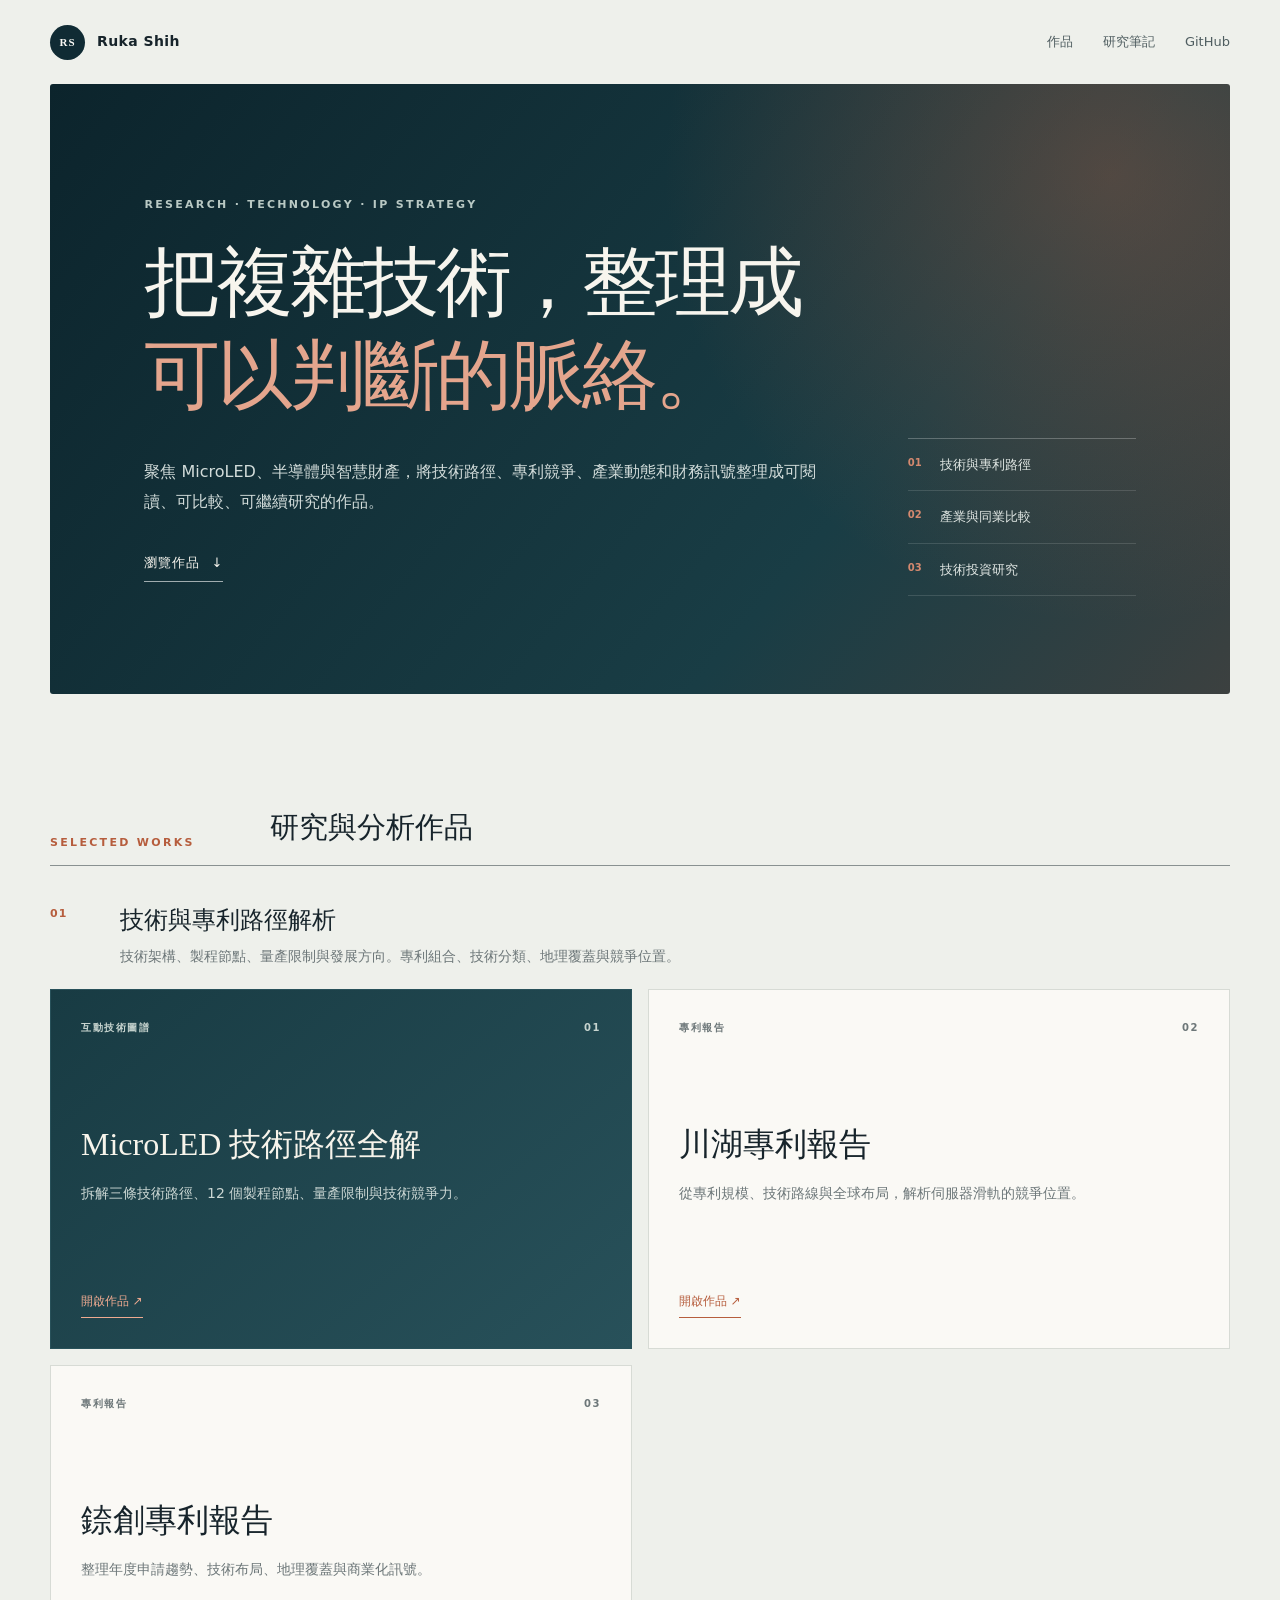
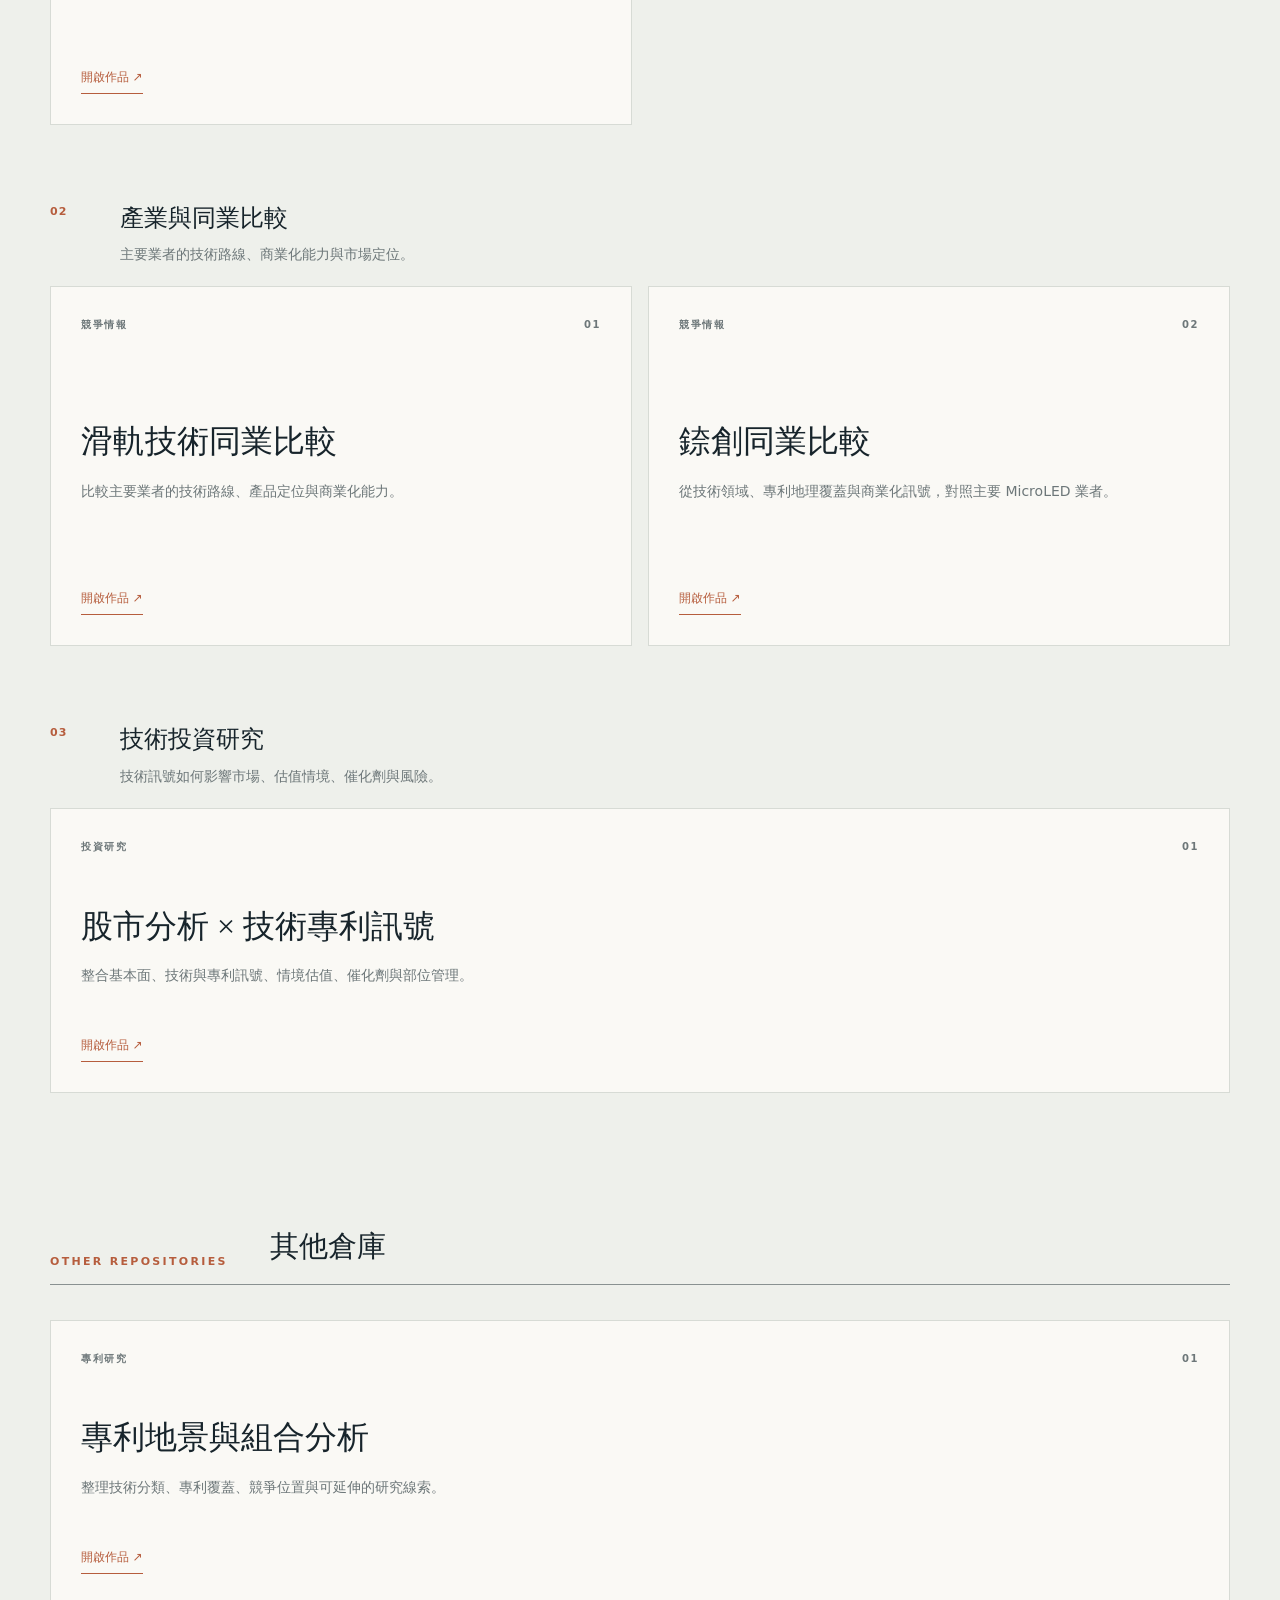
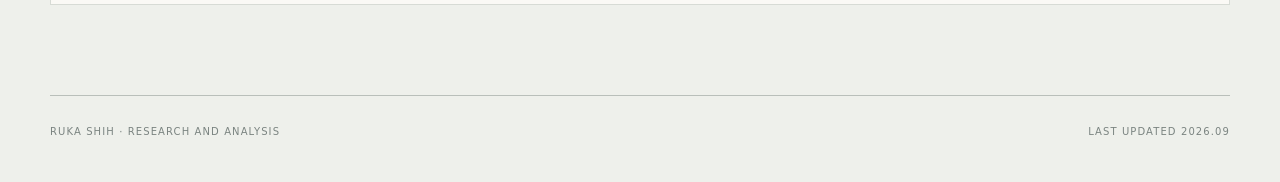
<file: index.html>
<!doctype html>
<html lang="zh-Hant">
<head>
  <meta charset="utf-8">
  <meta name="viewport" content="width=device-width, initial-scale=1">
  <title>Ruka Shih｜Research and Analysis</title>
  <meta name="description" content="Ruka Shih 的研究作品入口，整理 MicroLED 技術路徑、專利競爭、同業評比與財務訊號。">
  <meta name="theme-color" content="#10252c">
  <link rel="canonical" href="https://rukasfire.github.io/">
  <meta property="og:type" content="website">
  <meta property="og:title" content="Ruka Shih｜Research and Analysis">
  <meta property="og:description" content="MicroLED 技術路徑、專利競爭、同業評比與財務訊號。">
  <meta property="og:url" content="https://rukasfire.github.io/">
  <meta property="og:image" content="https://rukasfire.github.io/og.png">
  <meta name="twitter:card" content="summary_large_image">
  <meta name="twitter:title" content="Ruka Shih｜Research and Analysis">
  <meta name="twitter:description" content="MicroLED 技術路徑、專利競爭、同業評比與財務訊號。">
  <meta name="twitter:image" content="https://rukasfire.github.io/og.png">
  <link rel="stylesheet" href="./site.css">
</head>
<body>
  <header class="site-header">
    <a class="brand" href="/" aria-label="Ruka Shih 首頁">
      <span class="brand-mark">RS</span>
      <span>Ruka Shih</span>
    </a>
    <nav aria-label="頁面導覽">
      <a href="#works">作品</a>
      <a href="#notes">研究筆記</a>
      <a href="https://github.com/rukasfire">GitHub</a>
    </nav>
  </header>

  <main>
    <section class="hero">
      <div class="hero-copy">
        <p class="eyebrow">RESEARCH · TECHNOLOGY · IP STRATEGY</p>
        <h1>把複雜技術，整理成<br><em>可以判斷的脈絡。</em></h1>
        <p class="intro">聚焦 MicroLED、半導體與智慧財產，將技術路徑、專利競爭、產業動態和財務訊號整理成可閱讀、可比較、可繼續研究的作品。</p>
        <a class="primary-link" href="#works">瀏覽作品 <span aria-hidden="true">↓</span></a>
      </div>
      <div class="hero-index" aria-label="研究範圍">
        <p><span>01</span> 技術與專利路徑</p>
        <p><span>02</span> 產業與同業比較</p>
        <p><span>03</span> 技術投資研究</p>
      </div>
    </section>

    <section class="works" id="works">
      <div class="section-title">
        <p>SELECTED WORKS</p>
        <h2>研究與分析作品</h2>
      </div>

      <div class="category">
        <div class="category-heading">
          <span>01</span>
          <div><h3>技術與專利路徑解析</h3><p>技術架構、製程節點、量產限制與發展方向。專利組合、技術分類、地理覆蓋與競爭位置。</p></div>
        </div>
        <div class="work-grid">
        <a class="work-card featured" href="./work/microled-technology.html">
          <div class="card-top"><span>互動技術圖譜</span><span>01</span></div>
          <div>
            <h3>MicroLED 技術路徑全解</h3>
            <p>拆解三條技術路徑、12 個製程節點、量產限制與技術競爭力。</p>
          </div>
          <span class="open">開啟作品 ↗</span>
        </a>
        <a class="work-card" href="./kingslide_patent_report.html">
          <div class="card-top"><span>專利報告</span><span>02</span></div>
          <div>
            <h3>川湖專利報告</h3>
            <p>從專利規模、技術路線與全球布局，解析伺服器滑軌的競爭位置。</p>
          </div>
          <span class="open">開啟作品 ↗</span>
        </a>
        <a class="work-card" href="./playnitride_patent_report.html">
          <div class="card-top"><span>專利報告</span><span>03</span></div>
          <div>
            <h3>錼創專利報告</h3>
            <p>整理年度申請趨勢、技術布局、地理覆蓋與商業化訊號。</p>
          </div>
          <span class="open">開啟作品 ↗</span>
        </a>
        </div>
      </div>

      <div class="category">
        <div class="category-heading">
          <span>02</span>
          <div><h3>產業與同業比較</h3><p>主要業者的技術路線、商業化能力與市場定位。</p></div>
        </div>
        <div class="work-grid">
        <a class="work-card" href="./work/peer-benchmark.html">
          <div class="card-top"><span>競爭情報</span><span>01</span></div>
          <div>
            <h3>滑軌技術同業比較</h3>
            <p>比較主要業者的技術路線、產品定位與商業化能力。</p>
          </div>
          <span class="open">開啟作品 ↗</span>
        </a>
        <a class="work-card" href="./playnitride_peer_benchmark.html">
          <div class="card-top"><span>競爭情報</span><span>02</span></div>
          <div>
            <h3>錼創同業比較</h3>
            <p>從技術領域、專利地理覆蓋與商業化訊號，對照主要 MicroLED 業者。</p>
          </div>
          <span class="open">開啟作品 ↗</span>
        </a>
        </div>
      </div>

      <div class="category">
        <div class="category-heading">
          <span>03</span>
          <div><h3>技術投資研究</h3><p>技術訊號如何影響市場、估值情境、催化劑與風險。</p></div>
        </div>
        <div class="work-grid single">
        <a class="work-card" href="./work/stock-analysis.html">
          <div class="card-top"><span>投資研究</span><span>01</span></div>
          <div>
            <h3>股市分析 × 技術專利訊號</h3>
            <p>整合基本面、技術與專利訊號、情境估值、催化劑與部位管理。</p>
          </div>
          <span class="open">開啟作品 ↗</span>
        </a>
        </div>
      </div>
    </section>

    <section class="notes" id="notes">
      <div class="section-title">
        <p>OTHER REPOSITORIES</p>
        <h2>其他倉庫</h2>
      </div>
      <div class="work-grid single">
        <a class="work-card" href="./work/research-notes.html">
          <div class="card-top"><span>專利研究</span><span>01</span></div>
          <div>
            <h3>專利地景與組合分析</h3>
            <p>整理技術分類、專利覆蓋、競爭位置與可延伸的研究線索。</p>
          </div>
          <span class="open">開啟作品 ↗</span>
        </a>
      </div>
    </section>
  </main>

  <footer>
    <p>Ruka Shih · Research and Analysis</p>
    <p>Last updated 2026.09</p>
  </footer>
</body>
</html>
</file>
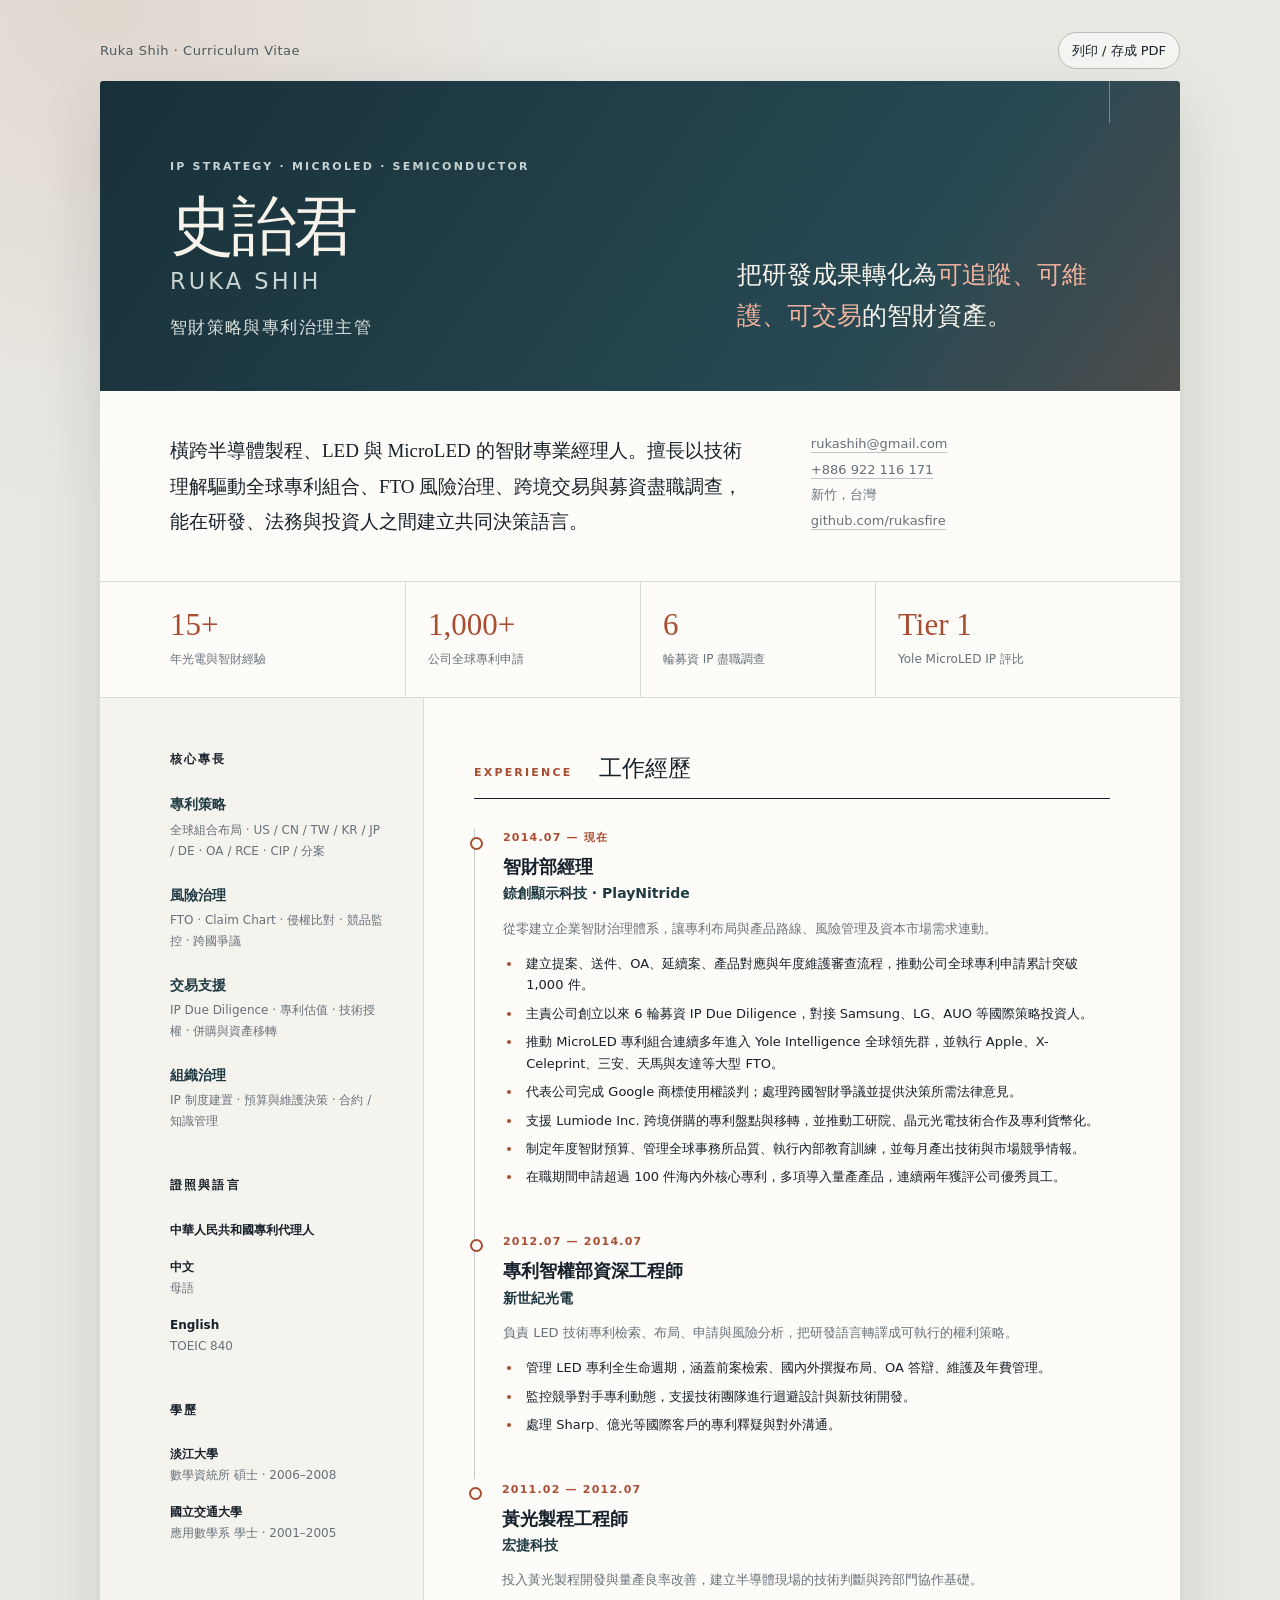
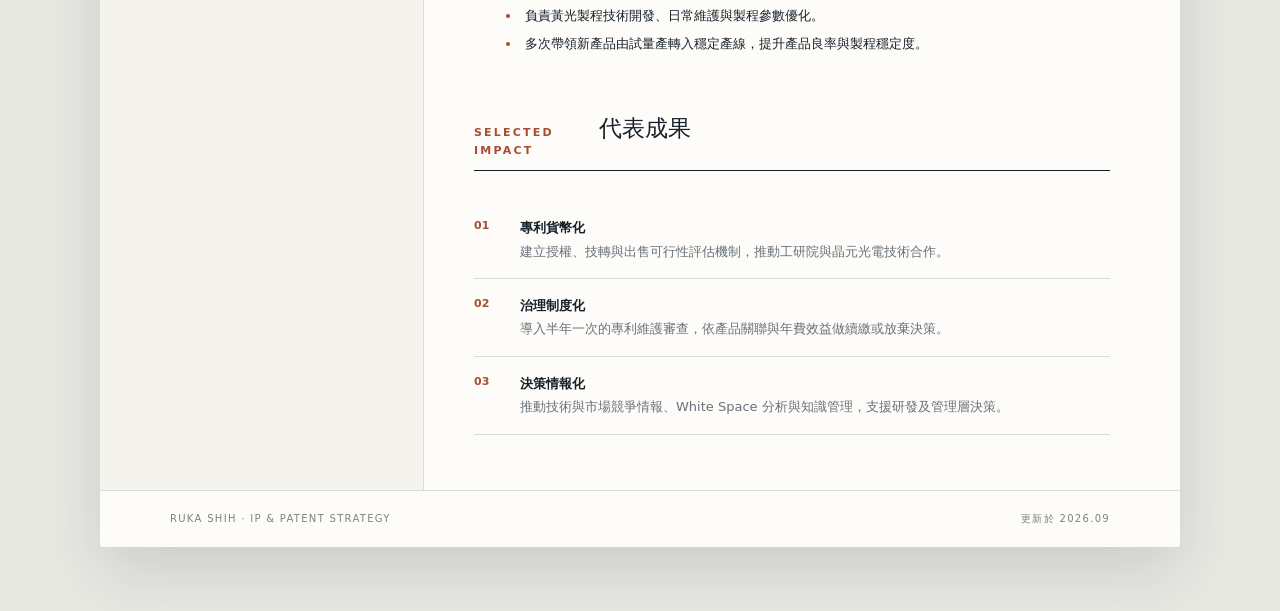
<file: CV/index.html>
<!doctype html>
<html lang="zh-Hant">
<head>
  <meta charset="utf-8">
  <meta name="viewport" content="width=device-width, initial-scale=1">
  <title>Ruka Shih｜智財策略與專利治理</title>
  <meta name="description" content="史詒君 Ruka Shih｜橫跨半導體製程、LED 與 MicroLED 的智財策略與專利治理主管。">
  <meta name="robots" content="noindex, nofollow, noarchive, nosnippet, noimageindex">
  <meta name="googlebot" content="noindex, nofollow, noarchive, nosnippet, noimageindex">
  <meta name="referrer" content="no-referrer">
  <meta name="theme-color" content="#203a43">
  <link rel="canonical" href="https://rukasfire.github.io/CV/">
  <meta property="og:type" content="profile">
  <meta property="og:title" content="史詒君 Ruka Shih｜智財策略與專利治理">
  <meta property="og:description" content="MicroLED、半導體與全球專利組合策略。">
  <meta property="og:url" content="https://rukasfire.github.io/CV/">
  <meta property="og:image" content="https://rukasfire.github.io/CV/og.png">
  <meta name="twitter:card" content="summary_large_image">
  <meta name="twitter:title" content="史詒君 Ruka Shih｜智財策略與專利治理">
  <meta name="twitter:description" content="MicroLED、半導體與全球專利組合策略。">
  <meta name="twitter:image" content="https://rukasfire.github.io/CV/og.png">
  <link rel="stylesheet" href="./style.css">
</head>
<body>
  <main>
    <div class="utility-bar">
      <span>Ruka Shih · Curriculum Vitae</span>
      <button type="button" onclick="window.print()" aria-label="列印履歷或另存為 PDF">列印 / 存成 PDF</button>
    </div>

    <article class="resume-sheet">
      <header class="hero">
        <div>
          <p class="eyebrow">IP STRATEGY · MICROLED · SEMICONDUCTOR</p>
          <h1>史詒君 <span>Ruka Shih</span></h1>
          <p class="role">智財策略與專利治理主管</p>
        </div>
        <p class="hero-statement">把研發成果轉化為<span>可追蹤、可維護、可交易</span>的智財資產。</p>
      </header>

      <section class="intro-grid">
        <p class="profile-copy">橫跨半導體製程、LED 與 MicroLED 的智財專業經理人。擅長以技術理解驅動全球專利組合、FTO 風險治理、跨境交易與募資盡職調查，能在研發、法務與投資人之間建立共同決策語言。</p>
        <address>
          <a href="mailto:rukashih@gmail.com">rukashih@gmail.com</a>
          <a href="tel:+886922116171">+886 922 116 171</a>
          <span>新竹，台灣</span>
          <a href="https://github.com/rukasfire">github.com/rukasfire</a>
        </address>
      </section>

      <section class="highlights" aria-label="關鍵成果">
        <div class="metric"><strong>15+</strong><span>年光電與智財經驗</span></div>
        <div class="metric"><strong>1,000+</strong><span>公司全球專利申請</span></div>
        <div class="metric"><strong>6</strong><span>輪募資 IP 盡職調查</span></div>
        <div class="metric"><strong>Tier 1</strong><span>Yole MicroLED IP 評比</span></div>
      </section>

      <div class="content-grid">
        <aside>
          <section>
            <h2>核心專長</h2>
            <div class="skill-group"><h3>專利策略</h3><p>全球組合布局 · US / CN / TW / KR / JP / DE · OA / RCE · CIP / 分案</p></div>
            <div class="skill-group"><h3>風險治理</h3><p>FTO · Claim Chart · 侵權比對 · 競品監控 · 跨國爭議</p></div>
            <div class="skill-group"><h3>交易支援</h3><p>IP Due Diligence · 專利估值 · 技術授權 · 併購與資產移轉</p></div>
            <div class="skill-group"><h3>組織治理</h3><p>IP 制度建置 · 預算與維護決策 · 合約 / 知識管理</p></div>
          </section>
          <section>
            <h2>證照與語言</h2>
            <p class="side-item"><strong>中華人民共和國專利代理人</strong></p>
            <p class="side-item"><strong>中文</strong><br>母語</p>
            <p class="side-item"><strong>English</strong><br>TOEIC 840</p>
          </section>
          <section>
            <h2>學歷</h2>
            <p class="side-item"><strong>淡江大學</strong><br>數學資統所 碩士 · 2006–2008</p>
            <p class="side-item"><strong>國立交通大學</strong><br>應用數學系 學士 · 2001–2005</p>
          </section>
        </aside>

        <div class="main-column">
          <section>
            <div class="section-heading"><p>EXPERIENCE</p><h2>工作經歷</h2></div>
            <div class="timeline">
              <section class="job">
                <p class="period">2014.07 — 現在</p>
                <h3>智財部經理</h3>
                <p class="company">錼創顯示科技 · PlayNitride</p>
                <p class="job-summary">從零建立企業智財治理體系，讓專利布局與產品路線、風險管理及資本市場需求連動。</p>
                <ul>
                  <li>建立提案、送件、OA、延續案、產品對應與年度維護審查流程，推動公司全球專利申請累計突破 1,000 件。</li>
                  <li>主責公司創立以來 6 輪募資 IP Due Diligence，對接 Samsung、LG、AUO 等國際策略投資人。</li>
                  <li>推動 MicroLED 專利組合連續多年進入 Yole Intelligence 全球領先群，並執行 Apple、X-Celeprint、三安、天馬與友達等大型 FTO。</li>
                  <li>代表公司完成 Google 商標使用權談判；處理跨國智財爭議並提供決策所需法律意見。</li>
                  <li>支援 Lumiode Inc. 跨境併購的專利盤點與移轉，並推動工研院、晶元光電技術合作及專利貨幣化。</li>
                  <li>制定年度智財預算、管理全球事務所品質、執行內部教育訓練，並每月產出技術與市場競爭情報。</li>
                  <li>在職期間申請超過 100 件海內外核心專利，多項導入量產產品，連續兩年獲評公司優秀員工。</li>
                </ul>
              </section>

              <section class="job">
                <p class="period">2012.07 — 2014.07</p>
                <h3>專利智權部資深工程師</h3>
                <p class="company">新世紀光電</p>
                <p class="job-summary">負責 LED 技術專利檢索、布局、申請與風險分析，把研發語言轉譯成可執行的權利策略。</p>
                <ul>
                  <li>管理 LED 專利全生命週期，涵蓋前案檢索、國內外撰擬布局、OA 答辯、維護及年費管理。</li>
                  <li>監控競爭對手專利動態，支援技術團隊進行迴避設計與新技術開發。</li>
                  <li>處理 Sharp、億光等國際客戶的專利釋疑與對外溝通。</li>
                </ul>
              </section>

              <section class="job">
                <p class="period">2011.02 — 2012.07</p>
                <h3>黃光製程工程師</h3>
                <p class="company">宏捷科技</p>
                <p class="job-summary">投入黃光製程開發與量產良率改善，建立半導體現場的技術判斷與跨部門協作基礎。</p>
                <ul>
                  <li>負責黃光製程技術開發、日常維護與製程參數優化。</li>
                  <li>多次帶領新產品由試量產轉入穩定產線，提升產品良率與製程穩定度。</li>
                </ul>
              </section>
            </div>
          </section>

          <section class="selected-impact">
            <div class="section-heading"><p>SELECTED IMPACT</p><h2>代表成果</h2></div>
            <div class="impact-list">
              <div><span>01</span><p><strong>專利貨幣化</strong>建立授權、技轉與出售可行性評估機制，推動工研院與晶元光電技術合作。</p></div>
              <div><span>02</span><p><strong>治理制度化</strong>導入半年一次的專利維護審查，依產品關聯與年費效益做續繳或放棄決策。</p></div>
              <div><span>03</span><p><strong>決策情報化</strong>推動技術與市場競爭情報、White Space 分析與知識管理，支援研發及管理層決策。</p></div>
            </div>
          </section>
        </div>
      </div>

      <footer><p>RUKA SHIH · IP &amp; PATENT STRATEGY</p><p>更新於 2026.09</p></footer>
    </article>
  </main>
</body>
</html>
</file>
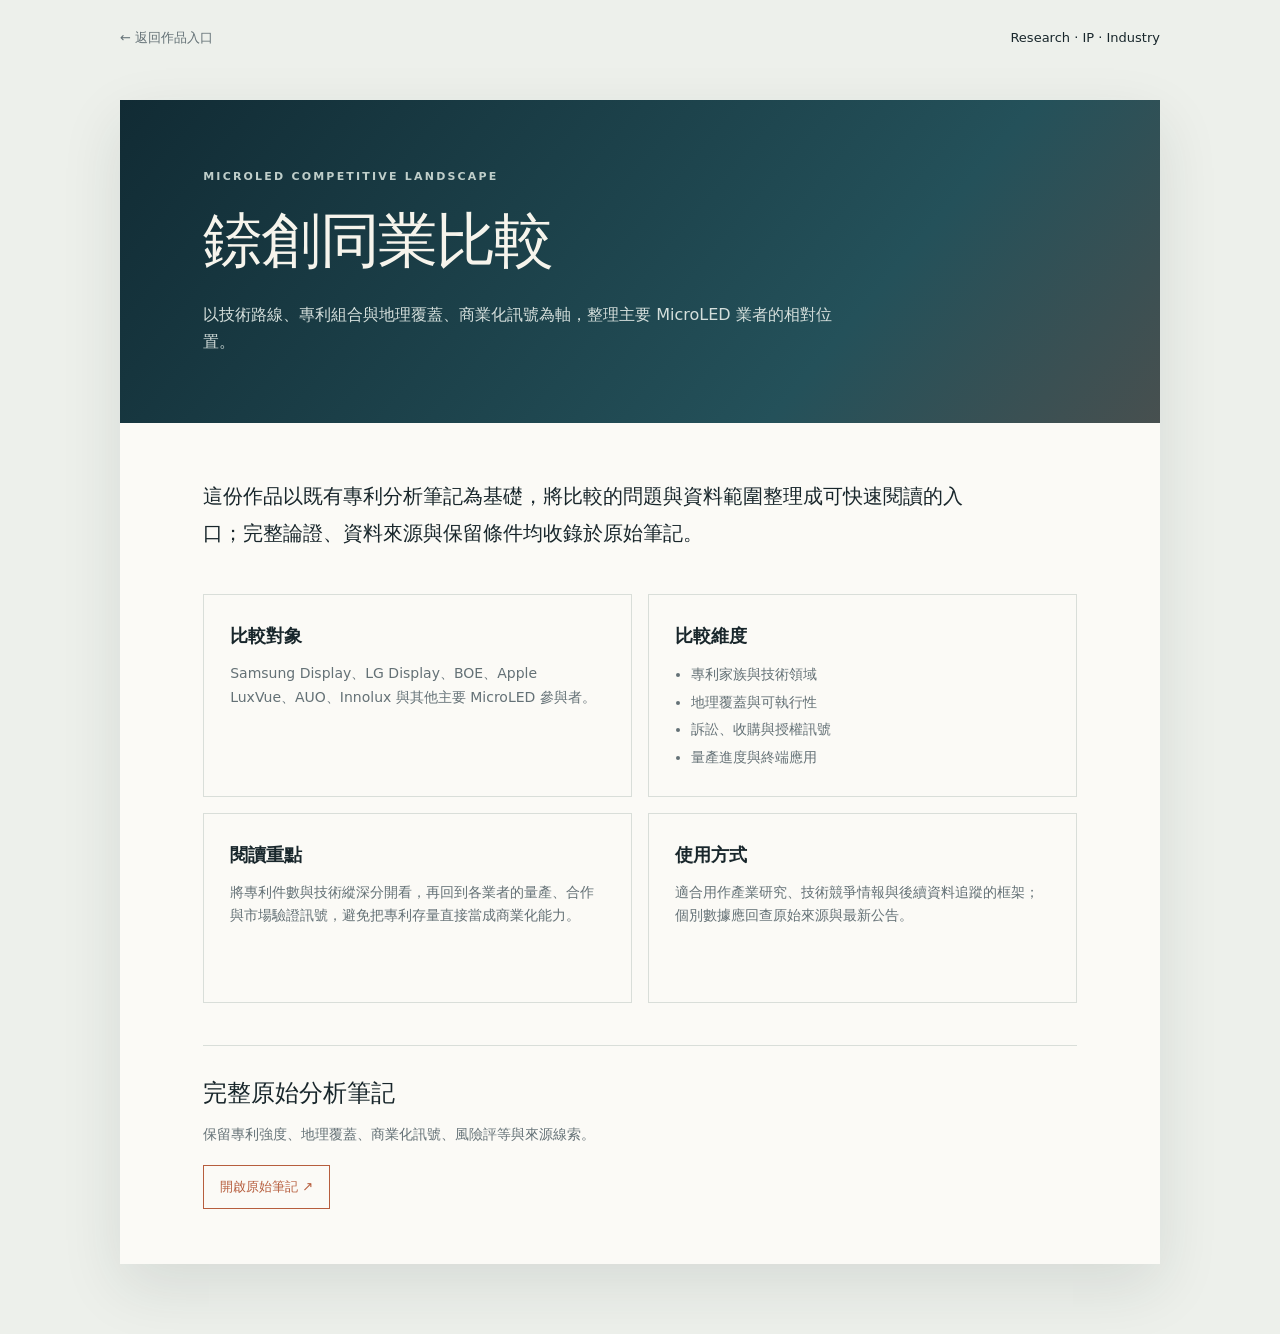
<file: playnitride_peer_benchmark.html>
<!doctype html>
<html lang="zh-Hant">
<head>
  <meta charset="utf-8">
  <meta name="viewport" content="width=device-width, initial-scale=1">
  <title>錼創同業比較｜MicroLED 專利與商業化地景</title>
  <meta name="description" content="MicroLED 主要業者的技術、專利地理覆蓋與商業化訊號比較。">
  <meta name="theme-color" content="#122c35">
  <style>
    :root{--ink:#18262b;--muted:#647176;--line:#d9ded9;--paper:#fbfaf6;--canvas:#edf0eb;--deep:#122c35;--accent:#b65d3d}
    *{box-sizing:border-box}body{margin:0;background:var(--canvas);color:var(--ink);font-family:"Noto Sans TC","PingFang TC","Microsoft JhengHei",system-ui,sans-serif;line-height:1.7}a{color:inherit;text-underline-offset:4px}.shell{width:min(1040px,calc(100% - 40px));margin:auto}.top{padding:27px 0;display:flex;justify-content:space-between;align-items:center;font-size:13px}.top a{text-decoration:none;color:var(--muted)}.top a:hover{color:var(--accent)}main{margin:24px auto 70px;background:var(--paper);box-shadow:0 22px 58px rgba(31,46,48,.11)}.hero{padding:68px 8%;color:#f6f4ec;background:linear-gradient(130deg,#112b34,#24515a 70%,#824d3d 150%)}.eyebrow{margin:0 0 18px;color:#bfceca;font-size:11px;font-weight:700;letter-spacing:.2em}.hero h1{margin:0;font:400 clamp(37px,5vw,60px)/1.2 Georgia,"Noto Serif TC",serif;letter-spacing:-.03em}.hero p:last-child{max-width:650px;margin:24px 0 0;color:#d5dfdc;font-size:16px}.body{padding:55px 8%}.intro{max-width:760px;margin:0 0 42px;font:400 20px/1.85 Georgia,"Noto Serif TC",serif}.grid{display:grid;grid-template-columns:repeat(2,1fr);gap:16px}.card{padding:26px;border:1px solid var(--line);min-height:190px}.card h2{margin:0 0 10px;font-size:18px}.card p{margin:0;color:var(--muted);font-size:14px}.card ul{margin:11px 0 0;padding-left:1.15em;color:var(--muted);font-size:14px}.card li+li{margin-top:4px}.source{margin-top:42px;padding-top:27px;border-top:1px solid var(--line)}.source h2{margin:0 0 9px;font-family:Georgia,"Noto Serif TC",serif;font-weight:400}.source p{margin:0;color:var(--muted);font-size:14px}.button{display:inline-block;margin-top:18px;padding:10px 16px;border:1px solid var(--accent);color:var(--accent);font-size:13px;text-decoration:none}.button:hover{background:var(--accent);color:#fff}@media(max-width:680px){.shell{width:min(100% - 28px,1040px)}.top{padding:20px 0}.hero,.body{padding:45px 28px}.grid{grid-template-columns:1fr}.intro{font-size:18px}}
  </style>
</head>
<body>
  <div class="shell">
    <header class="top"><a href="/">← 返回作品入口</a><span>Research · IP · Industry</span></header>
    <main>
      <section class="hero">
        <p class="eyebrow">MICROLED COMPETITIVE LANDSCAPE</p>
        <h1>錼創同業比較</h1>
        <p>以技術路線、專利組合與地理覆蓋、商業化訊號為軸，整理主要 MicroLED 業者的相對位置。</p>
      </section>
      <section class="body">
        <p class="intro">這份作品以既有專利分析筆記為基礎，將比較的問題與資料範圍整理成可快速閱讀的入口；完整論證、資料來源與保留條件均收錄於原始筆記。</p>
        <div class="grid">
          <article class="card"><h2>比較對象</h2><p>Samsung Display、LG Display、BOE、Apple LuxVue、AUO、Innolux 與其他主要 MicroLED 參與者。</p></article>
          <article class="card"><h2>比較維度</h2><ul><li>專利家族與技術領域</li><li>地理覆蓋與可執行性</li><li>訴訟、收購與授權訊號</li><li>量產進度與終端應用</li></ul></article>
          <article class="card"><h2>閱讀重點</h2><p>將專利件數與技術縱深分開看，再回到各業者的量產、合作與市場驗證訊號，避免把專利存量直接當成商業化能力。</p></article>
          <article class="card"><h2>使用方式</h2><p>適合用作產業研究、技術競爭情報與後續資料追蹤的框架；個別數據應回查原始來源與最新公告。</p></article>
        </div>
        <section class="source"><h2>完整原始分析筆記</h2><p>保留專利強度、地理覆蓋、商業化訊號、風險評等與來源線索。</p><a class="button" href="./notes/playnitride_patent_analysis.md">開啟原始筆記 ↗</a></section>
      </section>
    </main>
  </div>
</body>
</html>
</file>
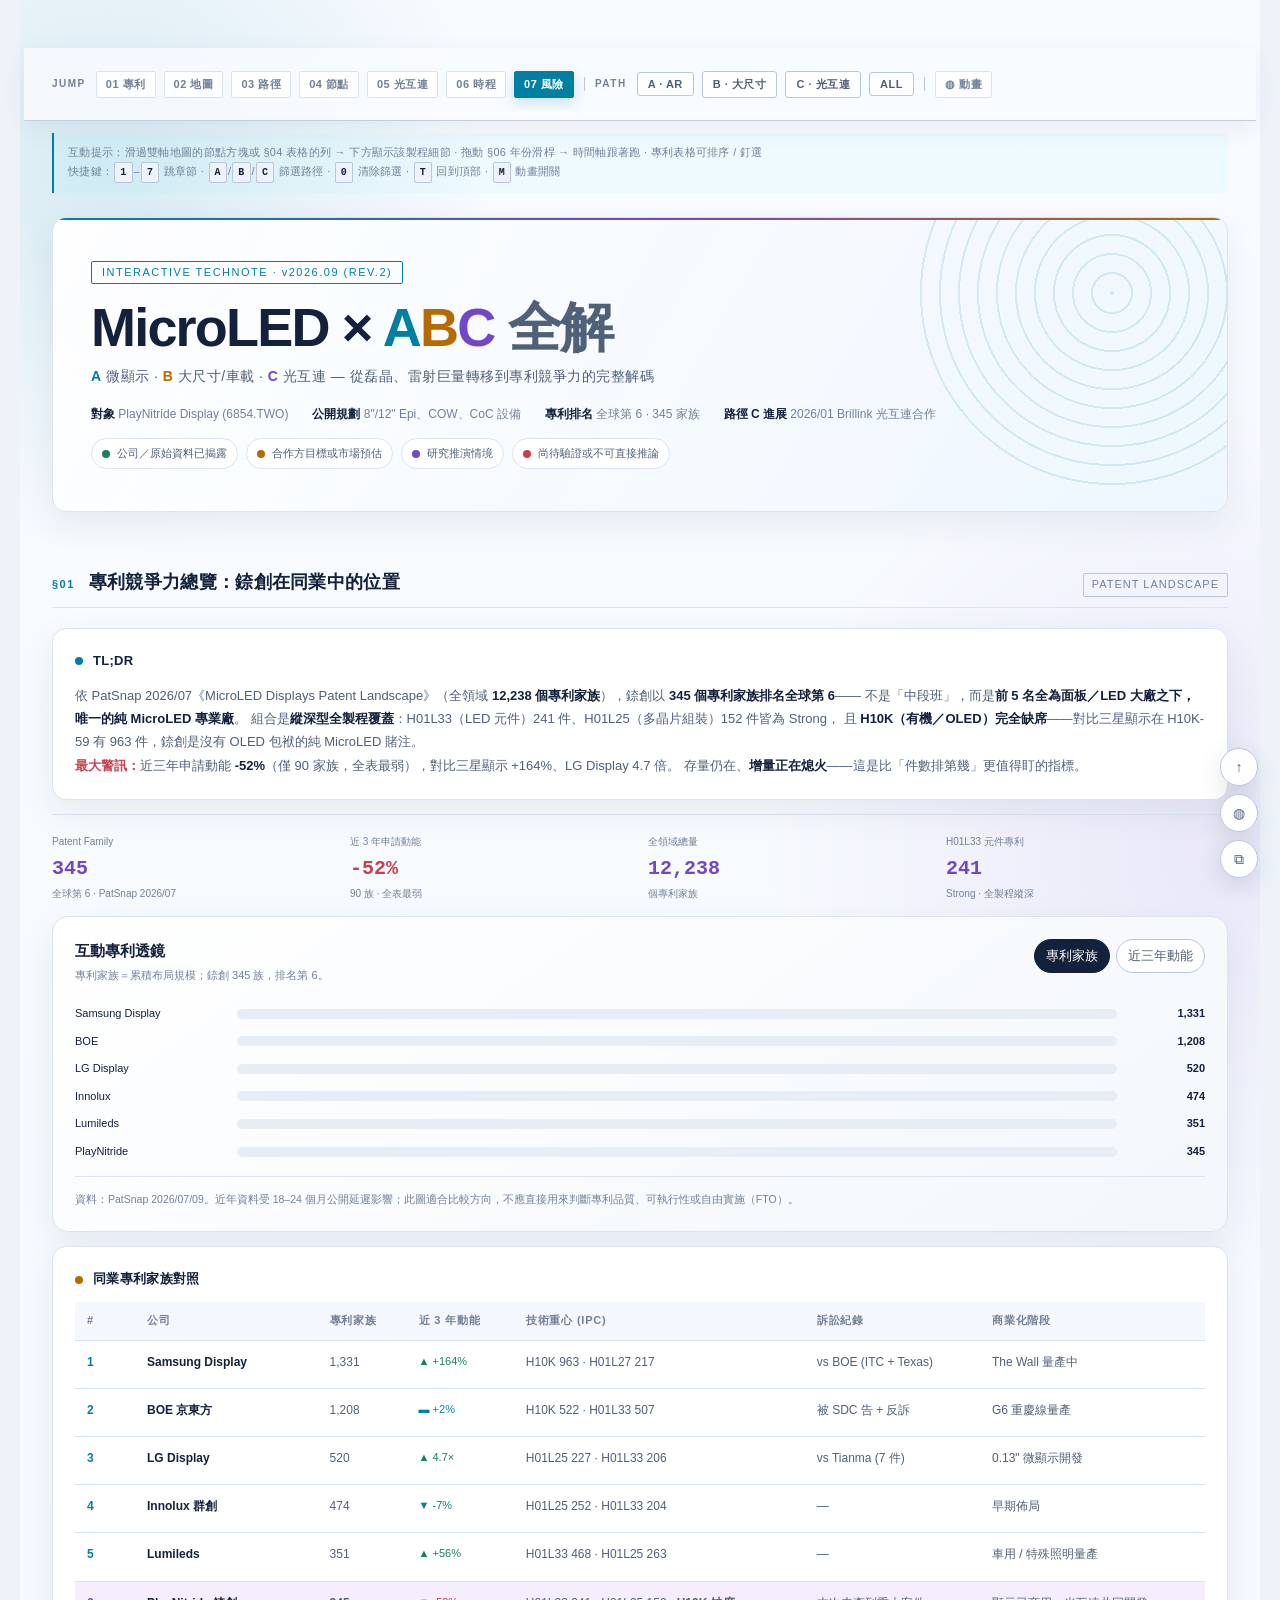
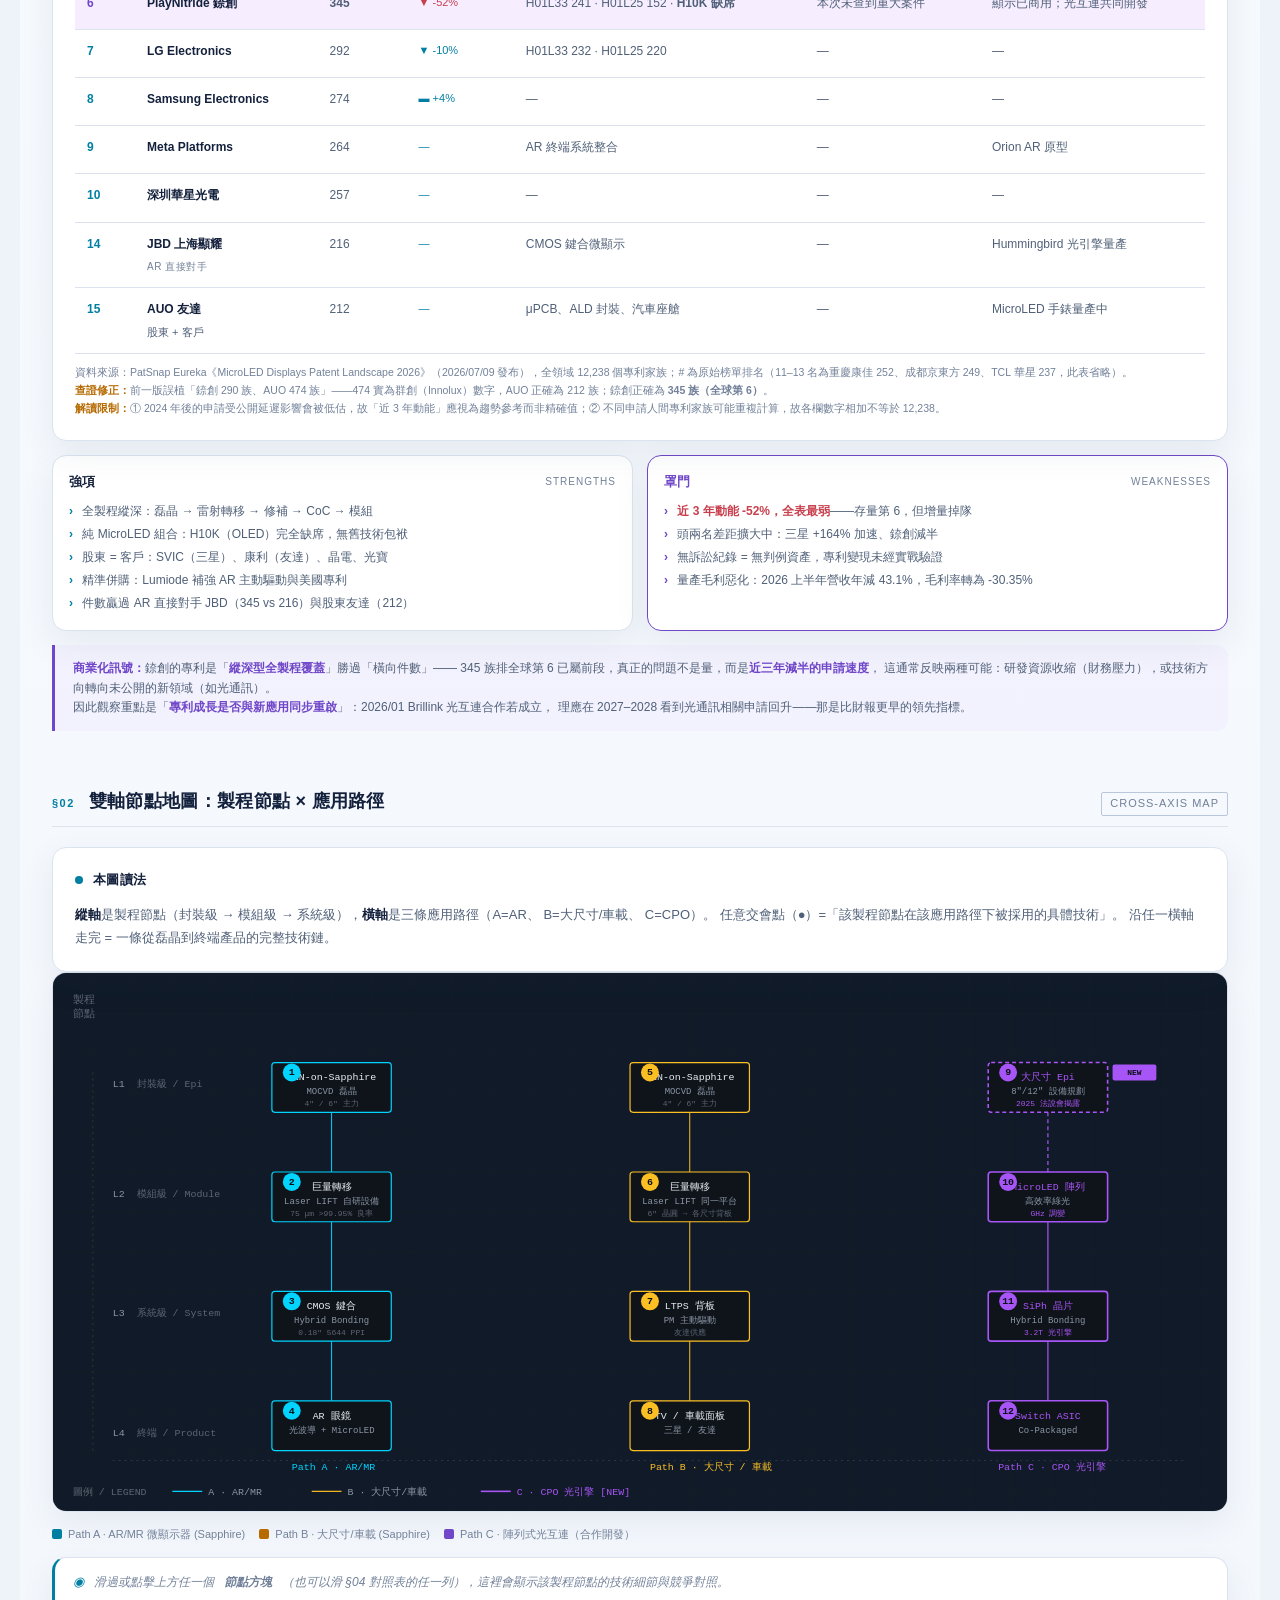
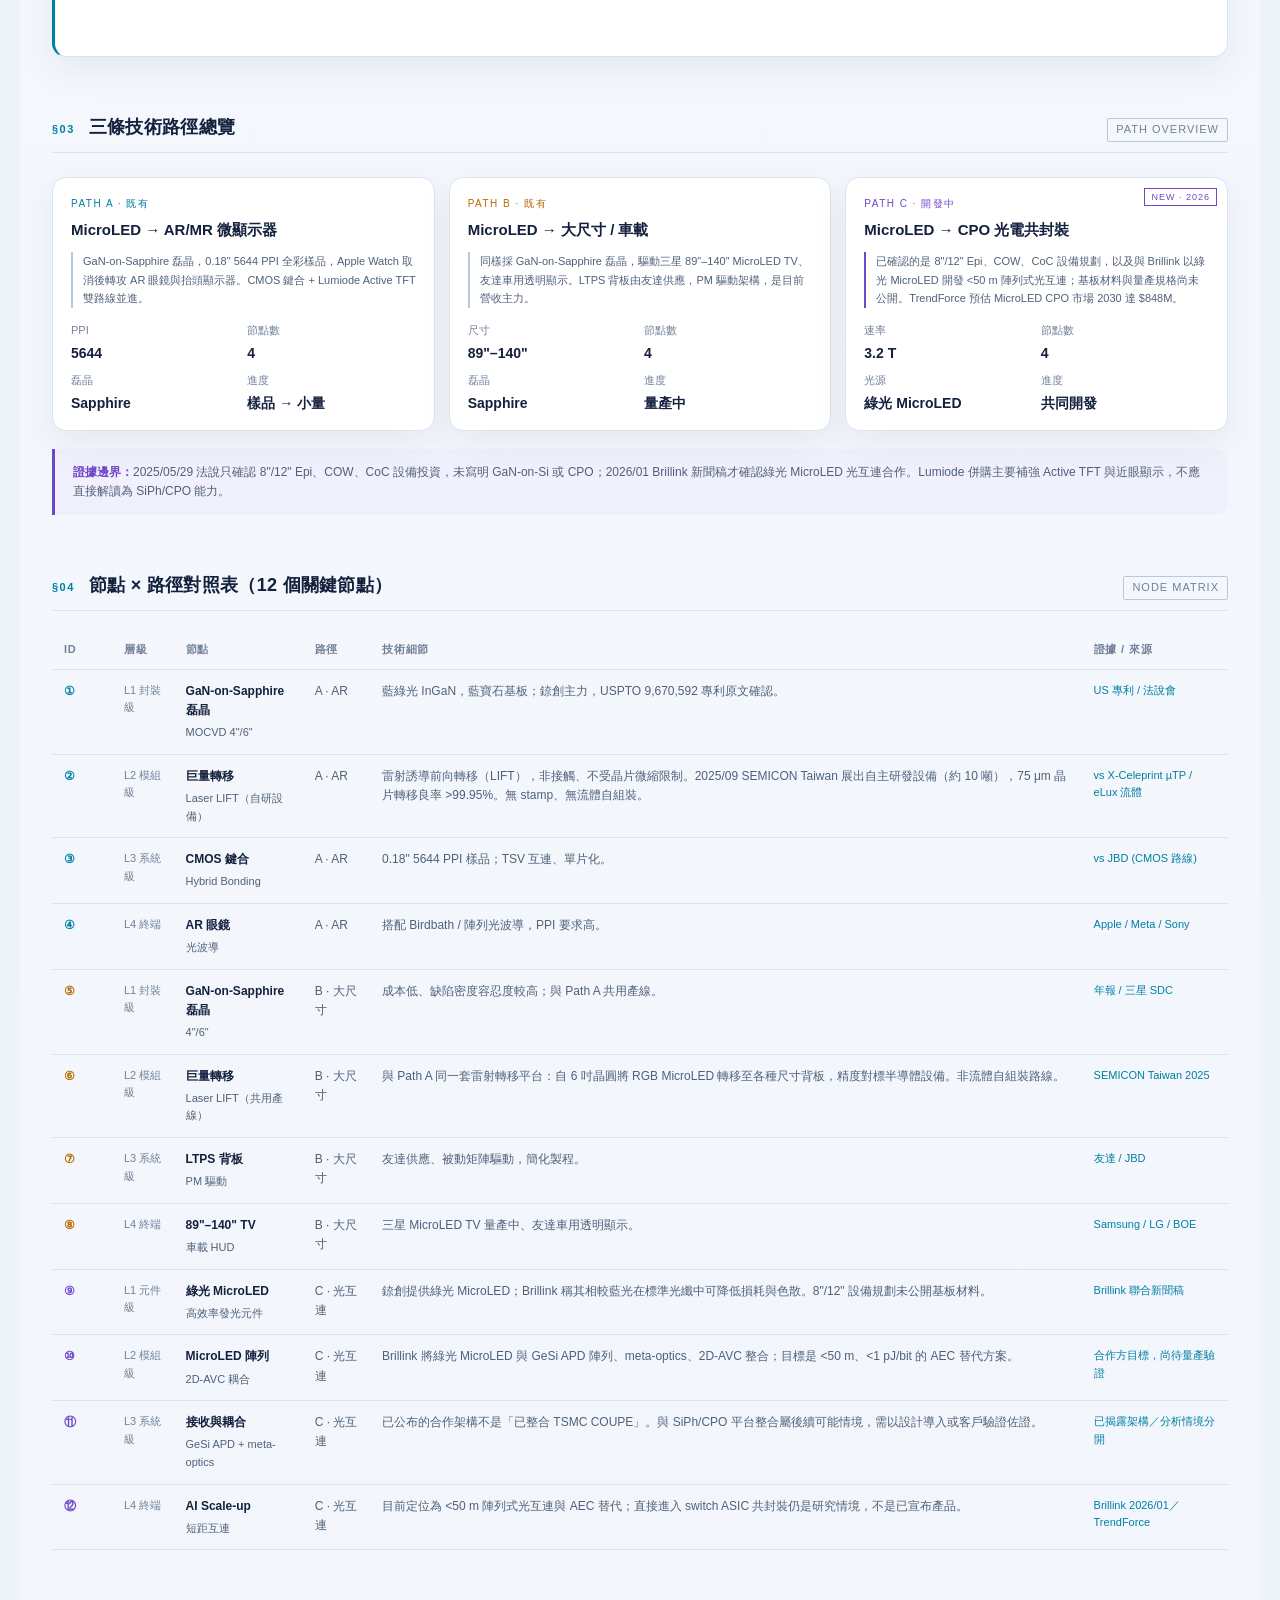
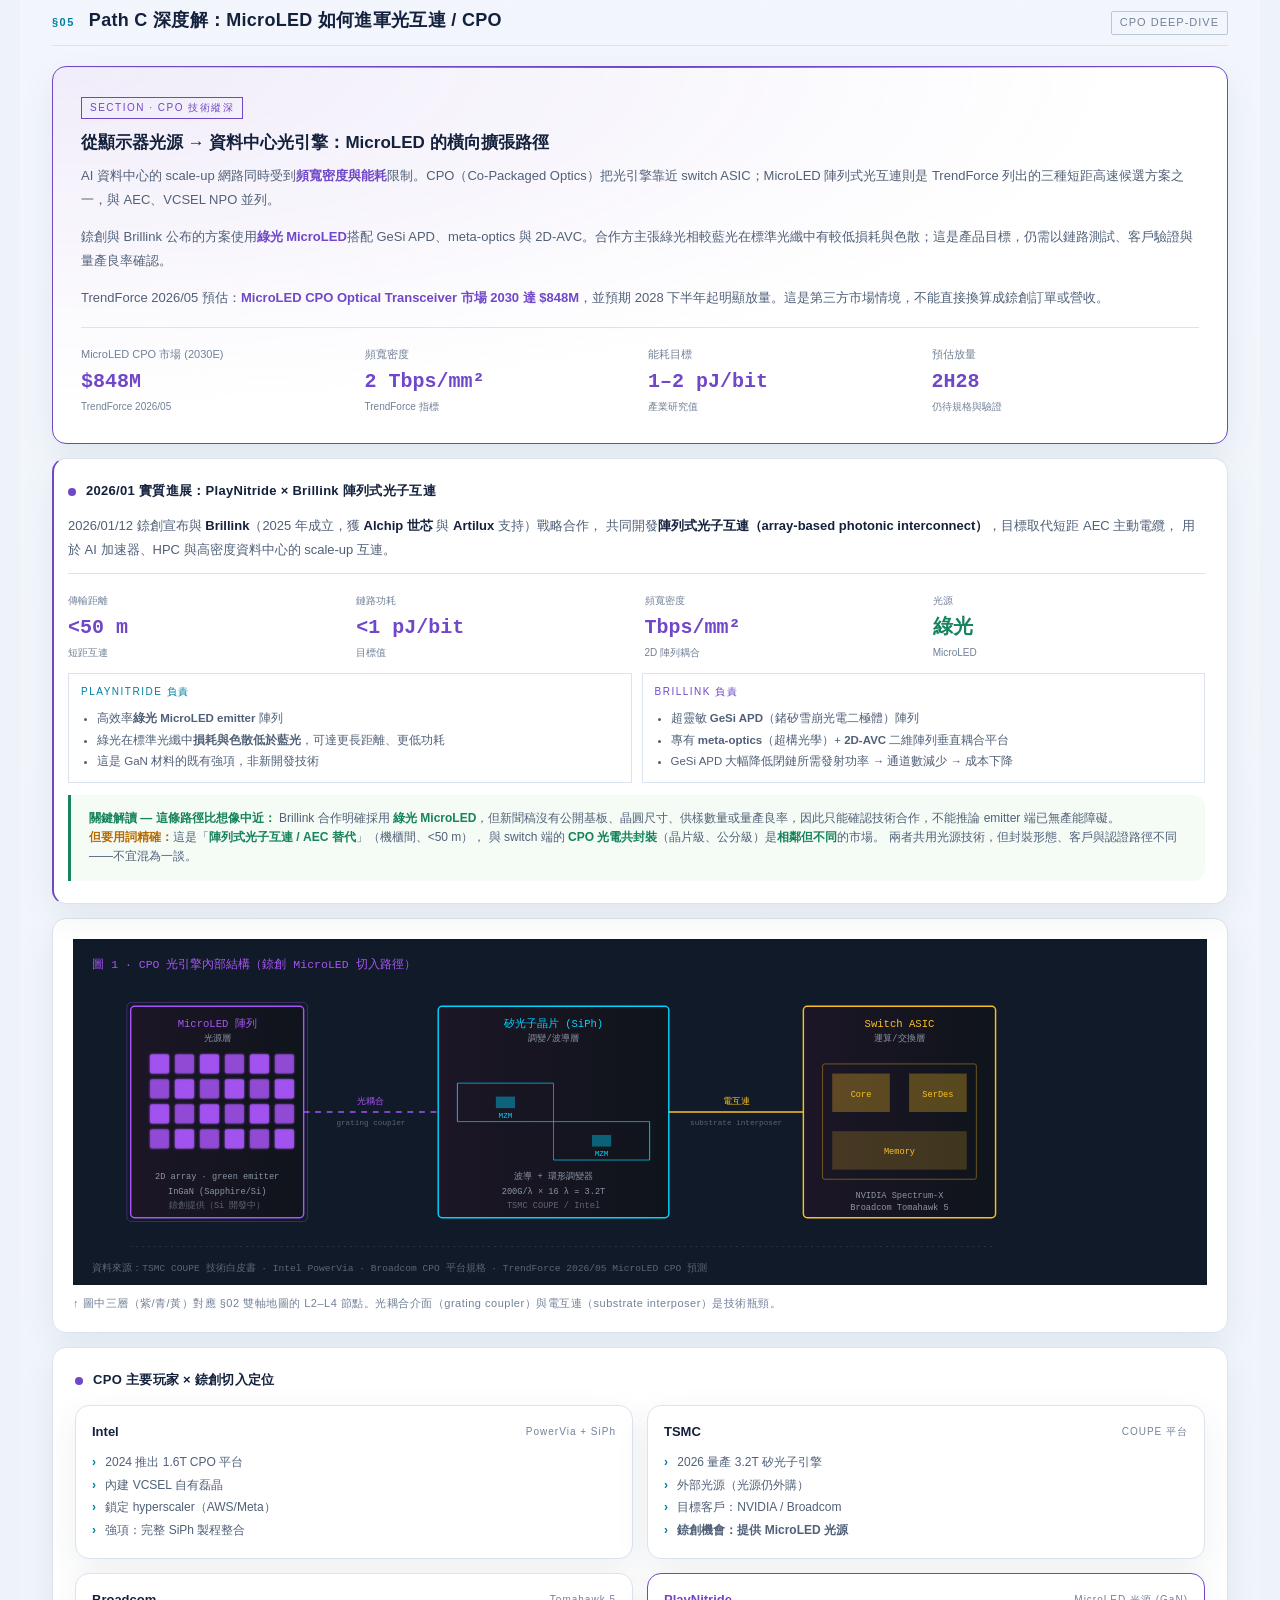
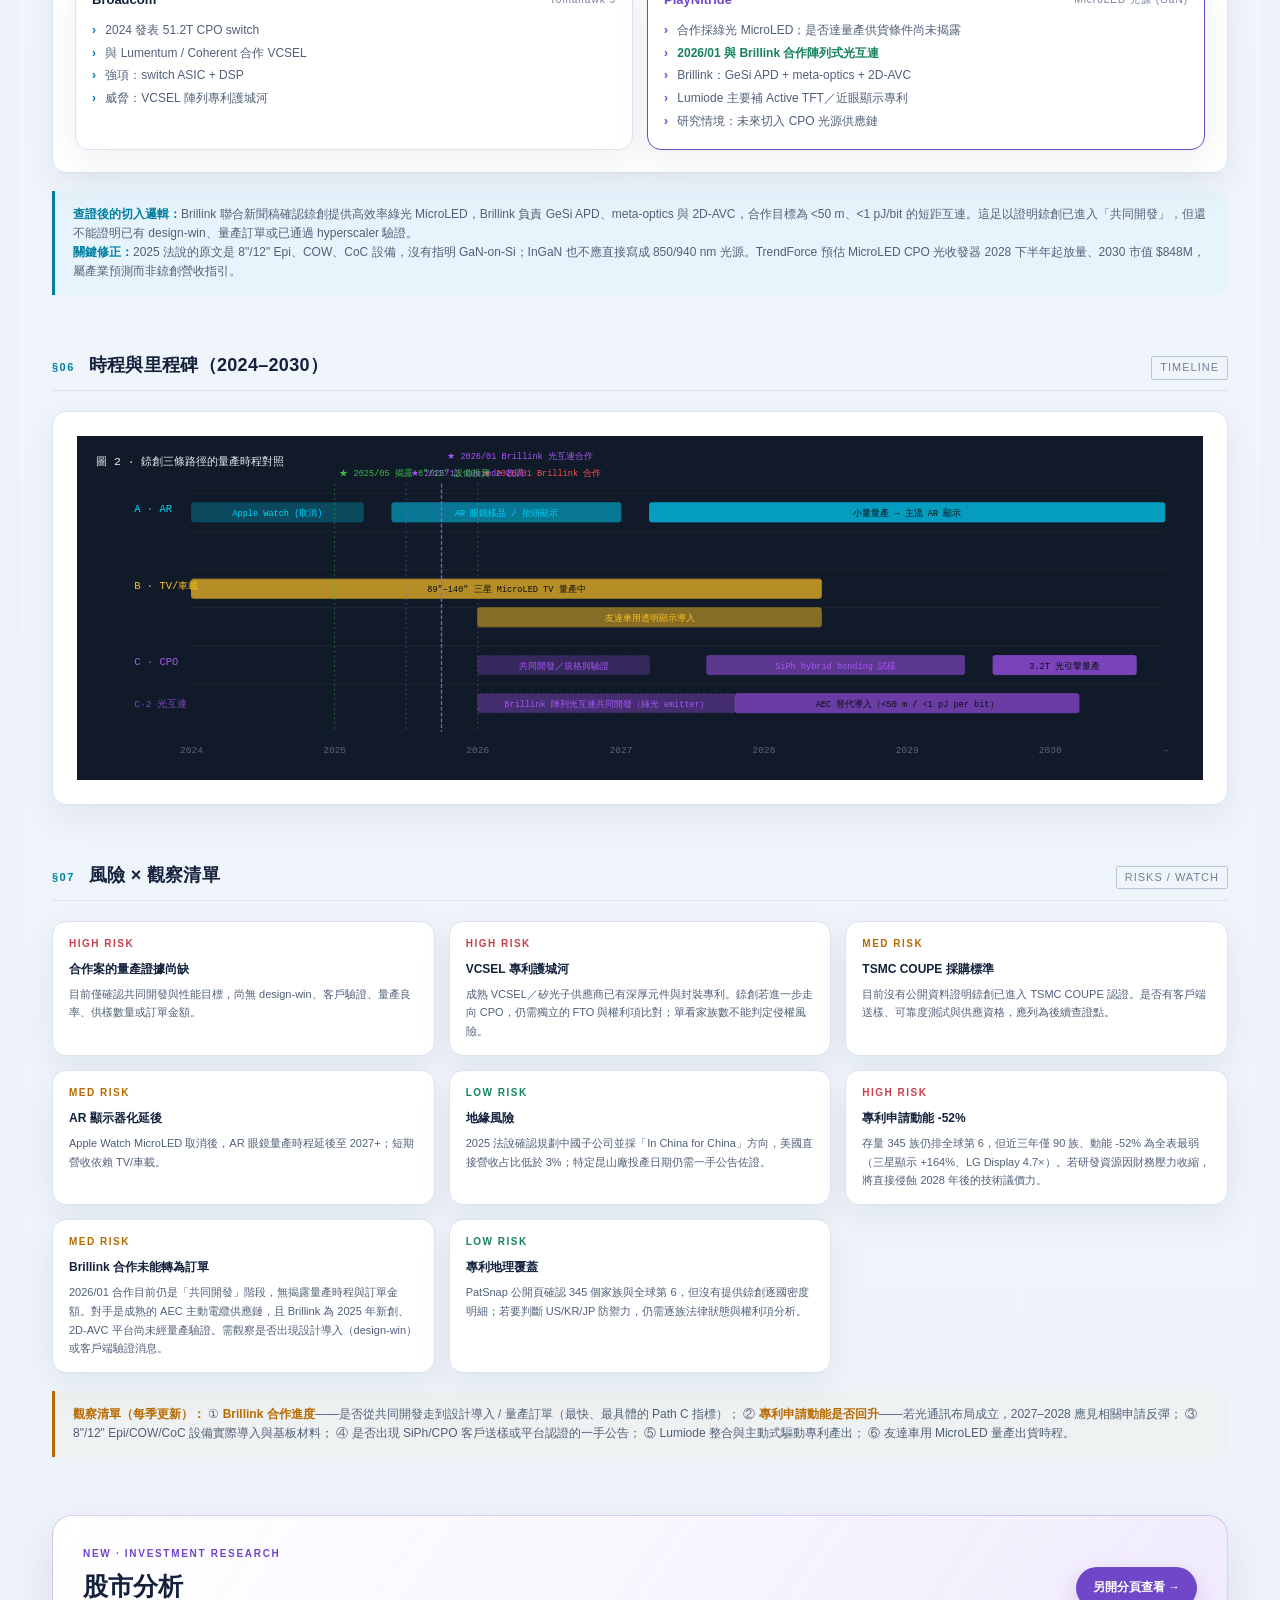
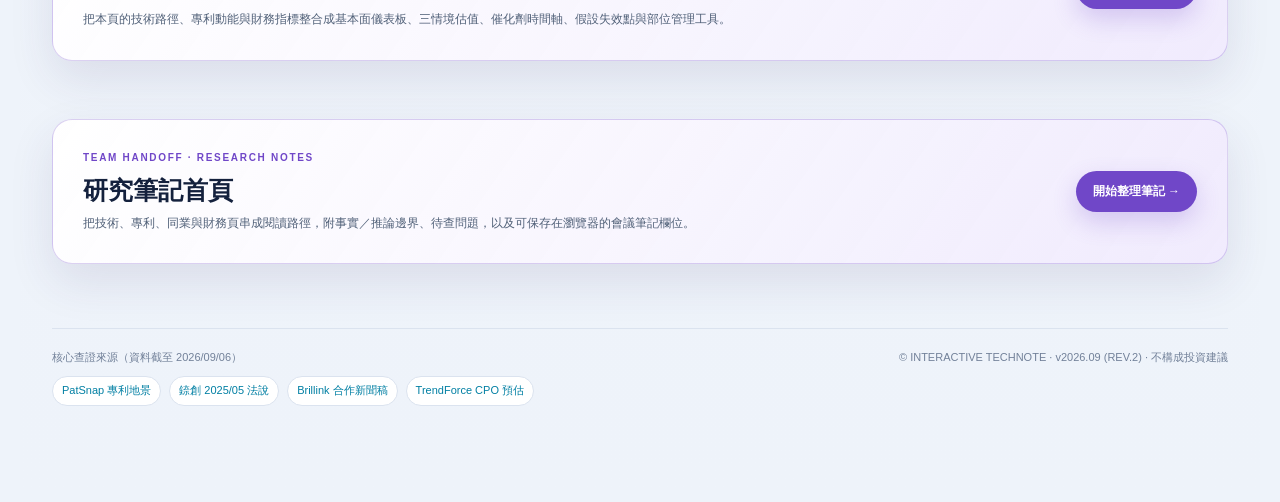
<file: work/microled-technology.html>
<!DOCTYPE html>
<html lang="zh-Hant" data-page-node-id="ZRzdRNp75ujatr2fOH0HBy">
<head data-page-node-id="hJriPO6BZa1k6Z88MkgkAX">
<meta charset="UTF-8" data-page-node-id="gTIbeez0JxVDAlN14YmjSI">
<meta name="viewport" content="width=device-width, initial-scale=1" data-page-node-id="OooDicj9GUzwLYXkjkAh2d">
<title>MicroLED × ABC 全解｜錼創三條技術路徑與專利競爭力</title>
<style>
:root{
  --bg:#f3f6fb;
  --bg-2:#ffffff;
  --bg-3:#eef3fa;
  --fg:#14213d;
  --fg-dim:#506078;
  --fg-mute:#728199;
  --cyan:#007fa3;
  --amber:#b66a00;
  --purple:#7047c8;
  --green:#16835c;
  --red:#c83f4d;
  --line:#dbe3ef;
  --line-2:#b9c7da;
}
*{box-sizing:border-box;margin:0;padding:0}
html,body{background:var(--bg);color:var(--fg);font-family:Inter,'Noto Sans TC','PingFang TC','Segoe UI',sans-serif;line-height:1.6;-webkit-font-smoothing:antialiased}
body{max-width:1240px;margin:0 auto;padding:48px 32px 96px;font-size:14px}

/* ---------- HEADER ---------- */
.hdr{border:1px solid var(--line);background:linear-gradient(135deg,var(--bg-2) 0%,var(--bg-3) 100%);padding:32px 28px;position:relative;overflow:hidden}
.hdr::before{content:"";position:absolute;top:0;left:0;right:0;height:2px;background:linear-gradient(90deg,var(--cyan),var(--purple),var(--amber))}
.hdr-tag{display:inline-block;font-size:11px;color:var(--cyan);border:1px solid var(--cyan);padding:2px 10px;border-radius:2px;letter-spacing:1.5px;margin-bottom:14px}
.hdr h1{font-size:28px;font-weight:700;letter-spacing:-.5px;margin-bottom:8px;color:var(--fg)}
.hdr h1 span.c1{color:var(--cyan)}
.hdr h1 span.c2{color:var(--purple)}
.hdr h1 span.c3{color:var(--amber)}
.hdr .sub{font-size:13px;color:var(--fg-dim);letter-spacing:.5px}
.hdr-meta{margin-top:18px;display:flex;flex-wrap:wrap;gap:24px;font-size:12px;color:var(--fg-mute)}
.hdr-meta b{color:var(--fg);font-weight:600}

/* ---------- SECTION ---------- */
sec{display:block;margin-top:56px}
.sec-h{display:flex;align-items:baseline;gap:14px;margin-bottom:20px;padding-bottom:10px;border-bottom:1px solid var(--line);flex-wrap:wrap}
.sec-h h2{flex:1;font-size:18px;font-weight:700;color:var(--fg);letter-spacing:.3px}
.sec-h .num{font-size:11px;color:var(--cyan);font-weight:700;letter-spacing:1.5px}
.sec-h .tag{font-size:11px;color:var(--fg-mute);letter-spacing:1px;border:1px solid var(--line-2);padding:2px 8px;border-radius:2px}

/* ---------- DUAL-AXIS MAP ---------- */
.dual-map{border:1px solid var(--line);background:var(--bg-2);padding:0;overflow:hidden}
.dual-map svg{display:block;width:100%;height:auto}

/* ---------- PATH CARDS ---------- */
.paths{display:grid;grid-template-columns:repeat(3,1fr);gap:14px;margin-top:24px}
.path-card{border:1px solid var(--line);background:var(--bg-2);padding:18px 18px 16px;position:relative;transition:all .2s}
.path-card:hover{border-color:var(--cyan)}
.path-card[data-c="B"]:hover{border-color:var(--amber)}
.path-card[data-c="C"]:hover{border-color:var(--purple)}
.path-card .label{font-size:10px;letter-spacing:1.5px;color:var(--fg-mute);margin-bottom:6px}
.path-card[data-c="A"] .label{color:var(--cyan)}
.path-card[data-c="B"] .label{color:var(--amber)}
.path-card[data-c="C"] .label{color:var(--purple)}
.path-card h3{font-size:15px;font-weight:700;margin-bottom:10px;color:var(--fg)}
.path-card .tl{font-size:11px;color:var(--fg-dim);margin-bottom:14px;line-height:1.7;border-left:2px solid var(--line-2);padding-left:10px}
.path-card[data-c="C"] .tl{border-left-color:var(--purple)}
.path-card .stat{display:grid;grid-template-columns:1fr 1fr;gap:8px;margin-top:12px}
.path-card .stat div{font-size:11px;color:var(--fg-mute)}
.path-card .stat div b{display:block;color:var(--fg);font-size:14px;font-weight:700;margin-top:2px}
.path-card.new{position:relative}
.path-card.new::after{content:"NEW · 2026";position:absolute;top:10px;right:10px;font-size:9px;color:var(--purple);border:1px solid var(--purple);padding:1px 6px;letter-spacing:1px}

/* ---------- BLOCK ---------- */
.block{border:1px solid var(--line);background:var(--bg-2);padding:22px;margin-top:14px}
.block h4{font-size:13px;font-weight:700;margin-bottom:12px;color:var(--fg);letter-spacing:.3px;display:flex;align-items:center;gap:10px}
.block h4 .dot{width:8px;height:8px;border-radius:50%}
.block .desc{font-size:13px;color:var(--fg-dim);line-height:1.8}
.block .desc b{color:var(--fg);font-weight:600}

/* ---------- NODE TABLE ---------- */
table.nodes{width:100%;border-collapse:collapse;font-size:12px;margin-top:8px}
table.nodes th{text-align:left;padding:10px 12px;border-bottom:1px solid var(--line);color:var(--fg-mute);font-weight:600;font-size:11px;letter-spacing:.8px;text-transform:uppercase}
table.nodes td{padding:12px;border-bottom:1px solid var(--line);color:var(--fg-dim);vertical-align:top}
table.nodes td.id{color:var(--cyan);font-weight:700;font-size:12px;width:60px}
table.nodes td.id.b{color:var(--amber)}
table.nodes td.id.c{color:var(--purple)}
table.nodes td.layer{font-size:11px;color:var(--fg-mute)}
table.nodes td.tech b{color:var(--fg);font-weight:600;display:block;margin-bottom:4px;font-size:12px}
table.nodes td.tech{font-size:11px}
table.nodes td.feat{color:var(--cyan);font-size:11px}
table.nodes tr:hover td{background:rgba(255,255,255,.02)}

/* ---------- SVG BLOCK ---------- */
.svg-wrap{border:1px solid var(--line);background:var(--bg-2);padding:20px;margin-top:14px}
.svg-wrap svg{display:block;width:100%;height:auto}
.svg-cap{font-size:11px;color:var(--fg-mute);margin-top:10px;letter-spacing:.5px}

/* ---------- CPO HERO ---------- */
.cpo-hero{border:1px solid var(--purple);background:radial-gradient(ellipse at top left,rgba(168,85,247,.08),transparent 60%),var(--bg-2);padding:28px;margin-top:14px;position:relative;overflow:hidden}
.cpo-hero::before{content:"";position:absolute;top:0;left:0;width:100%;height:1px;background:linear-gradient(90deg,transparent,var(--purple),transparent)}
.cpo-hero .badge{display:inline-block;font-size:10px;color:var(--purple);border:1px solid var(--purple);padding:2px 8px;letter-spacing:1.5px;margin-bottom:10px}
.cpo-hero h3{font-size:17px;font-weight:700;margin-bottom:8px;color:var(--fg)}
.cpo-hero .lede{font-size:13px;color:var(--fg-dim);line-height:1.8;margin-bottom:14px}
.cpo-hero .lede b{color:var(--purple);font-weight:600}
.cpo-metrics{display:grid;grid-template-columns:repeat(4,1fr);gap:16px;margin-top:18px;padding-top:18px;border-top:1px solid var(--line)}
.cpo-metrics div{font-size:11px;color:var(--fg-mute)}
.cpo-metrics div b{display:block;color:var(--purple);font-size:20px;font-weight:700;margin-top:2px;font-family:'JetBrains Mono',monospace}
.cpo-metrics div span{font-size:10px;color:var(--fg-mute)}

/* ---------- COMPARISON ---------- */
.cmp-grid{display:grid;grid-template-columns:repeat(2,1fr);gap:14px;margin-top:14px}
.cmp-item{border:1px solid var(--line);background:var(--bg-2);padding:16px}
.cmp-item h5{font-size:13px;font-weight:700;margin-bottom:8px;color:var(--fg);display:flex;align-items:center;justify-content:space-between}
.cmp-item .scope{font-size:10px;color:var(--fg-mute);letter-spacing:1px;font-weight:400}
.cmp-item ul{list-style:none;font-size:12px;color:var(--fg-dim);line-height:1.9}
.cmp-item ul li::before{content:"› ";color:var(--cyan);margin-right:6px;font-weight:700}
.cmp-item.cpo{border-color:var(--purple)}
.cmp-item.cpo h5{color:var(--purple)}
.cmp-item.cpo ul li::before{content:"› ";color:var(--purple)}

/* ---------- TIMELINE ---------- */
.timeline{border:1px solid var(--line);background:var(--bg-2);padding:24px;margin-top:14px}
.timeline svg{display:block;width:100%;height:auto}

/* ---------- RISK ---------- */
.risks{display:grid;grid-template-columns:repeat(3,1fr);gap:14px;margin-top:14px}
.risk{border:1px solid var(--line);background:var(--bg-2);padding:14px 16px}
.risk .lv{font-size:10px;letter-spacing:1.5px;margin-bottom:8px;font-weight:700}
.risk.high .lv{color:var(--red)}
.risk.med .lv{color:var(--amber)}
.risk.low .lv{color:var(--green)}
.risk h5{font-size:12px;font-weight:600;margin-bottom:6px;color:var(--fg)}
.risk p{font-size:11px;color:var(--fg-dim);line-height:1.7}

/* ---------- CALLOUT ---------- */
.callout{border-left:3px solid var(--cyan);background:rgba(0,212,255,.04);padding:14px 18px;margin-top:18px;font-size:12px;color:var(--fg-dim)}
.callout b{color:var(--cyan);font-weight:600}
.callout.purple{border-left-color:var(--purple);background:rgba(168,85,247,.04)}
.callout.purple b{color:var(--purple)}
.callout.amber{border-left-color:var(--amber);background:rgba(251,191,36,.04)}
.callout.amber b{color:var(--amber)}
.callout.green{border-left-color:var(--green);background:rgba(63,185,80,.05)}
.callout.green b{color:var(--green)}

.legend{display:flex;flex-wrap:wrap;gap:14px;margin-top:14px;font-size:11px;color:var(--fg-mute)}
.legend span{display:flex;align-items:center;gap:6px}
.legend span::before{content:"";width:10px;height:10px;border-radius:2px}
.legend .a::before{background:var(--cyan)}
.legend .b::before{background:var(--amber)}
.legend .c::before{background:var(--purple)}

@media(max-width:780px){
  .paths,.cpo-metrics,.risks,.cmp-grid{grid-template-columns:1fr}
}

/* ================= INTERACTIVE LAYER (REV.3) ================= */
#prog{position:fixed;top:0;left:0;height:2px;width:0;z-index:200;background:linear-gradient(90deg,var(--cyan),var(--purple),var(--amber));box-shadow:0 0 10px rgba(168,85,247,.5);transition:width .1s linear}
#nav{position:sticky;top:0;z-index:150;margin:0 -32px;padding:0 32px;background:rgba(10,14,20,.88);border-bottom:1px solid var(--line);backdrop-filter:saturate(160%) blur(14px);-webkit-backdrop-filter:saturate(160%) blur(14px)}
.nav-in{display:flex;align-items:center;gap:6px;height:52px;overflow-x:auto;scrollbar-width:none;flex-wrap:nowrap}
.nav-in::-webkit-scrollbar{display:none}
.nav-sep{flex:none;width:1px;height:18px;background:var(--line);margin:0 8px}
.nav-lbl{flex:none;font-size:9.5px;letter-spacing:1.4px;color:var(--fg-mute);margin-right:2px}
.nchip,.fchip,.rchip{flex:none;background:transparent;border:1px solid var(--line);color:var(--fg-mute);font-family:inherit;font-size:11px;padding:5px 9px;cursor:pointer;border-radius:2px;transition:all .18s;white-space:nowrap;letter-spacing:.5px}
.nchip:hover,.fchip:hover,.rchip:hover{color:var(--fg);border-color:var(--line-2);background:var(--bg-2)}
.nchip.on{color:var(--cyan);border-color:var(--cyan);background:rgba(0,212,255,.08)}
.jumpchip.active{color:#fff;border-color:var(--cyan);background:var(--cyan);box-shadow:0 5px 14px rgba(0,127,163,.2)}
.fchip{font-weight:600}
.fchip[data-p="A"].on{color:var(--cyan);border-color:var(--cyan);background:rgba(0,212,255,.1)}
.fchip[data-p="B"].on{color:var(--amber);border-color:var(--amber);background:rgba(251,191,36,.1)}
.fchip[data-p="C"].on{color:var(--purple);border-color:var(--purple);background:rgba(168,85,247,.12)}
.kbd{font-size:10.5px;color:var(--fg-mute);margin:12px 0 22px;letter-spacing:.3px;line-height:1.9}
.kbd b{display:inline-block;color:var(--fg-dim);border:1px solid var(--line-2);border-radius:2px;padding:0 5px;font-weight:600;margin:0 1px;background:var(--bg-2)}

sec{scroll-margin-top:64px}
.rv{opacity:0;transform:translateY(18px)}
.rv.in{opacity:1;transform:none;transition:opacity .6s cubic-bezier(.22,.7,.3,1),transform .6s cubic-bezier(.22,.7,.3,1);transition-delay:var(--d,0ms)}
body[data-motion="off"] .rv{opacity:1!important;transform:none!important;transition:none!important}

.path-card{transition:opacity .3s,filter .3s,transform .3s,box-shadow .3s,border-color .2s}
body[data-filter="A"] .path-card:not([data-c="A"]),body[data-filter="B"] .path-card:not([data-c="B"]),body[data-filter="C"] .path-card:not([data-c="C"]){opacity:.18;filter:grayscale(.8)}
body[data-filter="A"] .path-card[data-c="A"],body[data-filter="B"] .path-card[data-c="B"],body[data-filter="C"] .path-card[data-c="C"]{transform:translateY(-4px);box-shadow:0 10px 28px rgba(0,0,0,.55)}
tr.rowhide{display:none}

.nodeinfo{margin-top:14px;border:1px solid var(--line);background:var(--bg-2);padding:14px 16px;min-height:98px;transition:border-color .2s,background .2s}
.nodeinfo.hot{border-color:var(--cyan);background:var(--bg-3)}
.ni-hd{display:flex;align-items:center;gap:10px;flex-wrap:wrap;margin-bottom:8px}
.ni-n{flex:none;width:22px;height:22px;border-radius:50%;display:flex;align-items:center;justify-content:center;font-size:11px;font-weight:700;color:#0a0e14;background:var(--cyan)}
.ni-n.b{background:var(--amber)}
.ni-n.c{background:var(--purple)}
.ni-t{font-size:13px;font-weight:700;color:var(--fg)}
.ni-ly{font-size:10px;color:var(--fg-mute);border:1px solid var(--line-2);padding:1px 6px}
.ni-p{font-size:10px;font-weight:700;letter-spacing:1px}
.ni-d{font-size:12px;color:var(--fg-dim);line-height:1.85}
.ni-e{font-size:10.5px;color:var(--cyan);margin-top:8px;letter-spacing:.3px}
.ni-empty{display:flex;align-items:flex-start;gap:10px;font-size:12px;color:var(--fg-mute);min-height:70px;line-height:1.8}
.ni-empty::before{content:"\25C9";color:var(--cyan);font-size:13px;line-height:1.5}
.dual-map svg rect[data-node]{cursor:pointer}
.dual-map svg text{pointer-events:none}
.dual-map svg g[data-path]{transition:opacity .3s}

.tlbar{display:flex;align-items:center;gap:14px;flex-wrap:wrap;border:1px solid var(--line);background:var(--bg-2);padding:12px 16px;margin-top:14px}
.tl-l{font-size:9.5px;letter-spacing:1.5px;color:var(--fg-mute)}
#yr{-webkit-appearance:none;appearance:none;flex:1 1 200px;min-width:150px;height:4px;border-radius:2px;background:var(--line-2);outline:none;cursor:pointer}
#yr::-webkit-slider-thumb{-webkit-appearance:none;width:16px;height:16px;border-radius:50%;background:var(--cyan);border:2px solid #0a0e14;box-shadow:0 0 0 1px var(--cyan),0 0 12px rgba(0,212,255,.55)}
#yr::-moz-range-thumb{width:14px;height:14px;border-radius:50%;background:var(--cyan);border:2px solid #0a0e14;box-shadow:0 0 0 1px var(--cyan)}
#yrout{font-size:19px;font-weight:700;color:var(--cyan);min-width:58px;letter-spacing:-.5px}
#yrnote{font-size:11px;color:var(--fg-dim);line-height:1.75;flex:1 1 260px}
.tl-ticks{flex-basis:100%;display:flex;font-size:9px;color:var(--fg-mute);letter-spacing:.5px}
.tl-ticks span{flex:1;text-align:center}
.tl-ticks span:first-child{text-align:left}
.tl-ticks span:last-child{text-align:right}

.pbar{height:3px;background:var(--line);margin-top:7px;max-width:130px;overflow:hidden}
.pbar i{display:block;height:100%;width:0;background:var(--cyan);transition:width 1s cubic-bezier(.2,.75,.3,1)}
tr[data-pn="1"] .pbar i{background:var(--purple);box-shadow:0 0 8px rgba(168,85,247,.55)}
table.nodes th.sortable{cursor:pointer;user-select:none;transition:color .15s}
table.nodes th.sortable:hover{color:var(--fg)}
table.nodes th.sortable::after{content:" \2195";opacity:.3;font-size:9px}
table.nodes th.sortable.asc::after{content:" \25B2";opacity:1;color:var(--cyan);font-size:8px}
table.nodes th.sortable.desc::after{content:" \25BC";opacity:1;color:var(--cyan);font-size:8px}
table.nodes tbody tr{cursor:pointer;transition:background .15s}
tbody tr.pinned td{background:rgba(168,85,247,.12)!important;box-shadow:inset 3px 0 0 var(--purple)}
.shint{font-size:10px;color:var(--fg-mute);margin-top:9px;letter-spacing:.3px;line-height:1.7}

.riskbar{display:flex;gap:8px;flex-wrap:wrap;margin-top:14px}
.rchip.on{color:var(--fg);border-color:var(--fg);background:var(--bg-3)}
.rchip[data-r="high"].on{color:var(--red);border-color:var(--red);background:rgba(248,81,73,.08)}
.rchip[data-r="med"].on{color:var(--amber);border-color:var(--amber);background:rgba(251,191,36,.08)}
.rchip[data-r="low"].on{color:var(--green);border-color:var(--green);background:rgba(63,185,80,.08)}
.risk.gone{display:none}
.risk{transition:opacity .25s,transform .25s}

.fab{position:fixed;right:22px;bottom:22px;z-index:160;display:flex;flex-direction:column;gap:8px}
.fab button{width:38px;height:38px;border-radius:50%;border:1px solid var(--line-2);background:rgba(15,20,27,.94);color:var(--fg-dim);font-family:inherit;font-size:14px;cursor:pointer;display:flex;align-items:center;justify-content:center;transition:all .18s;box-shadow:0 4px 14px rgba(0,0,0,.5);backdrop-filter:blur(8px)}
.fab button:hover{color:var(--cyan);border-color:var(--cyan);transform:translateY(-2px)}
.fab button.act{color:var(--purple);border-color:var(--purple)}
#toast{position:fixed;left:50%;bottom:30px;transform:translate(-50%,16px);opacity:0;pointer-events:none;z-index:300;background:var(--bg-3);border:1px solid var(--cyan);color:var(--cyan);font-size:12px;padding:9px 18px;transition:all .25s;letter-spacing:.3px}
#toast.on{opacity:1;transform:translate(-50%,0)}

@keyframes glowpulse{0%,100%{opacity:.4}50%{opacity:1}}
@keyframes dashflow{to{stroke-dashoffset:-12}}
@keyframes noderipple{0%{transform:scale(1);opacity:.55}100%{transform:scale(2.6);opacity:0}}
@keyframes fadeup{0%{opacity:0;transform:translateY(18px)}100%{opacity:1;transform:translateY(0)}}
.flow{stroke-dasharray:6 6;animation:dashflow .9s linear infinite}
body[data-motion="off"] .flow{animation:none;stroke-dasharray:none!important}

/* ---------- TOP NAV / PROGRESS / NODE INFO ---------- */
#prog{position:fixed;top:0;left:0;height:2px;width:0;background:linear-gradient(90deg,var(--cyan),var(--purple),var(--amber));z-index:300;transition:width .08s linear;box-shadow:0 0 8px rgba(0,212,255,.6)}
#nav{position:sticky;top:0;z-index:200;background:rgba(13,17,23,.85);backdrop-filter:blur(10px);border-bottom:1px solid var(--line);margin:0 -28px 24px;padding:10px 28px}
.nav-in{display:flex;align-items:center;flex-wrap:nowrap;gap:8px;font-size:11px;letter-spacing:.5px}
.nav-lbl{color:var(--fg-mute);font-weight:700;font-size:10px;letter-spacing:1.5px}
.nav-sep{width:1px;height:14px;background:var(--line-2);margin:0 2px}
.fchip{border:1px solid var(--line-2);background:var(--bg-3);color:var(--fg-dim);padding:5px 10px;border-radius:3px;cursor:pointer;font-family:inherit;font-size:11px;letter-spacing:.5px;transition:all .15s}
.fchip:hover{color:var(--fg);border-color:var(--fg)}
.fchip[data-p="A"]:hover,.fchip[data-p="A"].on{color:var(--cyan);border-color:var(--cyan);background:rgba(0,212,255,.08)}
.fchip[data-p="B"]:hover,.fchip[data-p="B"].on{color:var(--amber);border-color:var(--amber);background:rgba(251,191,36,.08)}
.fchip[data-p="C"]:hover,.fchip[data-p="C"].on{color:var(--purple);border-color:var(--purple);background:rgba(168,85,247,.08)}
.fchip.on{font-weight:700}
.nchip{font-weight:700}
.kbd{font-size:11px;color:var(--fg-mute);margin:-12px 0 24px;padding:10px 14px;border-left:2px solid var(--cyan);background:rgba(0,212,255,.04);line-height:1.7}
.kbd b{color:var(--fg);font-weight:700;background:var(--bg-3);padding:1px 5px;border-radius:2px;border:1px solid var(--line-2);font-family:'JetBrains Mono',monospace;font-size:10px}

/* ---------- DUAL MAP HOVER ---------- */
.dual-map rect[stroke="#00d4ff"],.dual-map rect[stroke="#fbbf24"],.dual-map rect[stroke="#a855f7"]{cursor:pointer;transition:filter .18s,stroke-width .18s}
.dual-map rect[stroke="#00d4ff"]:hover{filter:drop-shadow(0 0 8px rgba(0,212,255,.7));stroke-width:2.2}
.dual-map rect[stroke="#fbbf24"]:hover{filter:drop-shadow(0 0 8px rgba(251,191,36,.7));stroke-width:2.2}
.dual-map rect[stroke="#a855f7"]:hover{filter:drop-shadow(0 0 8px rgba(168,85,247,.7));stroke-width:2.2}
.dual-map .ripple{fill:none;stroke-width:1.4;opacity:0;transform-origin:center;transform-box:fill-box}
body[data-motion="on"] .dual-map .ripple{animation:noderipple 1.6s ease-out infinite}

/* ---------- NODE INFO PANEL ---------- */
.nodeinfo{border:1px solid var(--line);border-left:3px solid var(--cyan);background:var(--bg-2);padding:14px 18px;margin-top:14px;font-size:12px;color:var(--fg-dim);line-height:1.8;min-height:54px;transition:border-color .2s,padding .2s}
.nodeinfo[data-c="A"]{border-left-color:var(--cyan)}
.nodeinfo[data-c="B"]{border-left-color:var(--amber)}
.nodeinfo[data-c="C"]{border-left-color:var(--purple)}
.nodeinfo .ni-title{font-size:13px;font-weight:700;color:var(--fg);margin-bottom:6px;letter-spacing:.3px;display:flex;align-items:center;gap:10px;flex-wrap:wrap}
.nodeinfo .ni-title .ni-id{font-family:'JetBrains Mono',monospace;font-size:12px;color:var(--cyan);border:1px solid var(--cyan);padding:1px 6px;border-radius:2px}
.nodeinfo[data-c="B"] .ni-title .ni-id{color:var(--amber);border-color:var(--amber)}
.nodeinfo[data-c="C"] .ni-title .ni-id{color:var(--purple);border-color:var(--purple)}
.nodeinfo .ni-tag{display:inline-block;font-size:10px;letter-spacing:1px;color:var(--fg-mute);border:1px solid var(--line-2);padding:1px 6px;border-radius:2px;margin-left:auto}
.nodeinfo .ni-empty{color:var(--fg-mute);font-style:italic}
.nodeinfo .ni-feat{margin-top:8px;padding-top:8px;border-top:1px solid var(--line);font-size:11px;color:var(--fg-mute);letter-spacing:.3px}
.nodeinfo .ni-feat b{color:var(--fg);font-weight:600}

/* ---------- TABLE HOVER HIGHLIGHT ---------- */
.nodes tbody tr{transition:background .15s,box-shadow .15s;cursor:default}
.nodes tbody tr:hover{background:rgba(0,212,255,.06);box-shadow:inset 3px 0 0 var(--cyan)}
.nodes tbody tr[data-c="B"]:hover{background:rgba(251,191,36,.06);box-shadow:inset 3px 0 0 var(--amber)}
.nodes tbody tr[data-c="C"]:hover{background:rgba(168,85,247,.06);box-shadow:inset 3px 0 0 var(--purple)}
.nodes tbody tr.hi{background:rgba(0,212,255,.1);box-shadow:inset 3px 0 0 var(--cyan)}
.nodes tbody tr.hi[data-c="B"]{background:rgba(251,191,36,.1);box-shadow:inset 3px 0 0 var(--amber)}
.nodes tbody tr.hi[data-c="C"]{background:rgba(168,85,247,.1);box-shadow:inset 3px 0 0 var(--purple)}

/* ---------- REVEAL ON SCROLL ---------- */
.rv{opacity:0;transform:translateY(18px);transition:opacity .55s ease,transform .55s ease}
.rv.in{opacity:1;transform:translateY(0)}

/* ---------- FILTER FADE ---------- */
.path-card,.dual-map,sec[id]{transition:opacity .25s,filter .25s}
body[data-p="A"] sec .path-card[data-c="B"],body[data-p="A"] sec .path-card[data-c="C"],
body[data-p="B"] sec .path-card[data-c="A"],body[data-p="B"] sec .path-card[data-c="C"],
body[data-p="C"] sec .path-card[data-c="A"],body[data-p="C"] sec .path-card[data-c="B"]{opacity:.22;filter:grayscale(.6)}
body[data-p="A"] .dual-map svg [data-c="B"],body[data-p="A"] .dual-map svg [data-c="C"],
body[data-p="B"] .dual-map svg [data-c="A"],body[data-p="B"] .dual-map svg [data-c="C"],
body[data-p="C"] .dual-map svg [data-c="A"],body[data-p="C"] .dual-map svg [data-c="B"]{opacity:.18}
body[data-p="A"] .nodes tbody tr[data-c="B"],body[data-p="A"] .nodes tbody tr[data-c="C"],
body[data-p="B"] .nodes tbody tr[data-c="A"],body[data-p="B"] .nodes tbody tr[data-c="C"],
body[data-p="C"] .nodes tbody tr[data-c="A"],body[data-p="C"] .nodes tbody tr[data-c="B"]{opacity:.32}

@media(max-width:780px){
  body{padding:24px 16px 80px}
  #nav{margin:0 -16px;padding:0 16px}
  .fab{right:12px;bottom:12px}
  .nav-in{gap:4px}
  .fchip{padding:4px 7px;font-size:10px}
  .kbd{font-size:10px}
}
@media(prefers-reduced-motion:reduce){
  .rv{opacity:1!important;transform:none!important}
  .flow{animation:none}
  .dual-map .ripple{animation:none}
}

/* ================= LIGHT EDITORIAL THEME · REV.4 ================= */
html{scroll-behavior:smooth;background:#eaf0f8}
body{
  background:
    radial-gradient(circle at 7% 2%,rgba(0,127,163,.13),transparent 24rem),
    radial-gradient(circle at 96% 10%,rgba(112,71,200,.10),transparent 28rem),
    linear-gradient(180deg,#f8fbff 0%,#eef3fa 100%);
  box-shadow:0 0 0 100vmax #eef3fa;
  clip-path:inset(0 -100vmax);
}
.hdr,.block,.path-card,.cmp-item,.risk,.timeline,.tlbar,.nodeinfo,.svg-wrap,.dual-map,.cpo-hero{
  border-radius:14px;
  box-shadow:0 12px 34px rgba(41,61,89,.08);
}
.hdr{padding:42px 38px;background:linear-gradient(120deg,rgba(255,255,255,.96),rgba(237,246,255,.95));isolation:isolate}
.hdr::after{content:"";position:absolute;right:-80px;top:-120px;width:390px;height:390px;border-radius:50%;z-index:-1;background:repeating-radial-gradient(circle,rgba(0,127,163,.13) 0 2px,transparent 2px 19px);animation:orbit 24s linear infinite}
.hdr h1{font-family:Inter,'Noto Sans TC','PingFang TC',sans-serif;font-size:clamp(30px,4.4vw,54px);line-height:1.08;letter-spacing:-1.8px;max-width:850px}
.hdr .sub{font-size:14px;max-width:820px}
#nav{background:rgba(248,251,255,.86);border-color:rgba(185,199,218,.85);box-shadow:0 8px 26px rgba(41,61,89,.07)}
.nchip,.fchip,.rchip{background:rgba(255,255,255,.78)}
.fab button{background:rgba(255,255,255,.94);box-shadow:0 8px 24px rgba(41,61,89,.15)}
#toast{background:#fff;box-shadow:0 10px 30px rgba(41,61,89,.18)}
.path-card:hover,.cmp-item:hover,.risk:hover{transform:translateY(-4px);box-shadow:0 18px 40px rgba(41,61,89,.14)}
.cpo-hero{background:radial-gradient(ellipse at top left,rgba(112,71,200,.10),transparent 64%),#fff}
.callout{border-radius:0 12px 12px 0}
table.nodes{border-collapse:separate;border-spacing:0}
table.nodes th{background:#f4f7fb;position:sticky;top:45px;z-index:2}
table.nodes tr:hover td{background:#f4f8fd}
.dual-map,.svg-wrap,.timeline{overflow:hidden}
.dual-map svg,.svg-wrap svg,.timeline svg{background:#101a28!important}

.evidence-key{display:flex;gap:8px;flex-wrap:wrap;margin-top:14px}
.ev{display:inline-flex;align-items:center;gap:7px;border:1px solid var(--line);border-radius:999px;background:#fff;padding:6px 10px;font-size:10.5px;color:var(--fg-dim)}
.ev::before{content:"";width:8px;height:8px;border-radius:50%}
.ev.fact::before{background:var(--green)}
.ev.partner::before{background:var(--amber)}
.ev.inference::before{background:var(--purple)}
.ev.warning::before{background:var(--red)}

.patent-lab{margin-top:14px;border:1px solid var(--line);border-radius:16px;background:linear-gradient(145deg,#fff,#f3f7fc);padding:22px;box-shadow:0 14px 34px rgba(41,61,89,.08)}
.patent-lab-head{display:flex;align-items:flex-start;justify-content:space-between;gap:18px;flex-wrap:wrap}
.patent-lab h3{font-size:15px;margin-bottom:4px}
.patent-lab p{font-size:11px;color:var(--fg-mute)}
.lens-tabs{display:flex;gap:6px}
.lens-btn{border:1px solid var(--line-2);background:#fff;color:var(--fg-dim);border-radius:999px;padding:7px 11px;font:600 11px inherit;cursor:pointer}
.lens-btn.on{color:#fff;background:var(--fg);border-color:var(--fg)}
.patent-bars{display:grid;gap:10px;margin-top:20px}
.patent-bar{display:grid;grid-template-columns:150px 1fr 76px;align-items:center;gap:12px;font-size:11px}
.patent-bar .track{height:10px;border-radius:999px;background:#e7edf5;overflow:hidden}
.patent-bar .fill{height:100%;width:0;border-radius:inherit;background:linear-gradient(90deg,var(--cyan),#2cbcd3);transition:width .9s cubic-bezier(.2,.8,.2,1),background .3s}
.patent-bar.play .fill{background:linear-gradient(90deg,var(--purple),#ad7cf4)}
.patent-bar .value{text-align:right;font-weight:800;color:var(--fg)}
.patent-bar.neg .fill{background:linear-gradient(90deg,#ef7b86,var(--red))}
.patent-bar.pos .fill{background:linear-gradient(90deg,#4bc08d,var(--green))}
.patent-lab-note{margin-top:16px;padding-top:14px;border-top:1px solid var(--line);font-size:10.5px;color:var(--fg-mute);line-height:1.7}
.source-links{display:flex;gap:8px;flex-wrap:wrap;margin-top:10px}
.source-links a{color:var(--cyan);text-decoration:none;border:1px solid var(--line);border-radius:999px;background:#fff;padding:5px 9px}
.source-links a:hover{border-color:var(--cyan);box-shadow:0 6px 16px rgba(0,127,163,.12)}
.stock-portal{margin-top:58px;border:1px solid rgba(112,71,200,.25);border-radius:20px;background:linear-gradient(125deg,#fff,rgba(240,234,253,.9));padding:30px;display:flex;align-items:center;justify-content:space-between;gap:24px;box-shadow:0 18px 46px rgba(53,48,100,.11)}
.stock-portal .eyebrow{font-size:10px;letter-spacing:1.7px;color:var(--purple);font-weight:800}.stock-portal h2{font-size:25px;margin:4px 0}.stock-portal p{font-size:12px;color:var(--fg-dim);max-width:720px}.stock-portal a{flex:none;text-decoration:none;color:#fff;background:var(--purple);border-radius:999px;padding:11px 17px;font-size:12px;font-weight:800;box-shadow:0 10px 24px rgba(112,71,200,.24);transition:transform .2s,box-shadow .2s}.stock-portal a:hover{transform:translateY(-2px);box-shadow:0 14px 28px rgba(112,71,200,.3)}
.modal{position:fixed;inset:0;z-index:500;display:none;align-items:center;justify-content:center;padding:24px}
.modal.on{display:flex}
.modal-bg{position:absolute;inset:0;background:rgba(20,33,61,.42);backdrop-filter:blur(7px)}
.modal-card{position:relative;width:min(680px,100%);max-height:82vh;overflow:auto;border:1px solid var(--line);border-top:4px solid var(--cyan);border-radius:18px;background:#fff;padding:26px;box-shadow:0 28px 80px rgba(20,33,61,.28);animation:modalIn .24s ease-out}
.modal-card[data-c="B"]{border-top-color:var(--amber)}
.modal-card[data-c="C"]{border-top-color:var(--purple)}
.modal-close{position:absolute;right:14px;top:12px;width:34px;height:34px;border:0;border-radius:50%;background:var(--bg-3);color:var(--fg);font-size:22px;cursor:pointer}
.modal-h{display:flex;align-items:center;gap:10px;padding-right:38px;flex-wrap:wrap}
.modal-h .mid{font-size:20px;color:var(--cyan);font-weight:800}.modal-h .ttl{font-size:16px;font-weight:800}.modal-h .ptag{font-size:10px;color:var(--fg-mute);border:1px solid var(--line);border-radius:999px;padding:3px 7px}
.m-section{margin-top:18px;padding-top:15px;border-top:1px solid var(--line)}
.m-section .lbl{font-size:10px;letter-spacing:1.4px;color:var(--fg-mute);margin-bottom:5px}.m-section .val,.m-evidence{font-size:12px;color:var(--fg-dim);line-height:1.85}
.m-foot{display:flex;justify-content:space-between;gap:12px;margin-top:20px;color:var(--fg-mute);font-size:10px}
.node-flash{filter:drop-shadow(0 0 12px #fff);stroke-width:3!important}
@keyframes modalIn{from{opacity:0;transform:translateY(12px) scale(.98)}to{opacity:1;transform:none}}
@keyframes orbit{to{transform:rotate(360deg)}}
@media(max-width:700px){
  .hdr{padding:30px 22px}
  .patent-bar{grid-template-columns:100px 1fr 58px;gap:8px}
  table.nodes{display:block;overflow-x:auto;white-space:nowrap}
  .stock-portal{align-items:flex-start;flex-direction:column}.stock-portal a{width:100%;text-align:center}
}
@media(prefers-reduced-motion:reduce){.hdr::after{animation:none}.patent-bar .fill{transition:none}}
</style>
</head>
<body data-page-node-id="cr5bcvp7IRUai7IQHIzso8">

<div id="prog"></div>
<nav id="nav">
  <div class="nav-in">
    <span class="nav-lbl">JUMP</span>
    <button class="nchip jumpchip" type="button" data-target="sec1" title="跳到專利競爭力">01 專利</button>
    <button class="nchip jumpchip" type="button" data-target="sec2" title="跳到技術地圖">02 地圖</button>
    <button class="nchip jumpchip" type="button" data-target="sec3" title="跳到三條技術路徑">03 路徑</button>
    <button class="nchip jumpchip" type="button" data-target="sec4" title="跳到製程節點表">04 節點</button>
    <button class="nchip jumpchip" type="button" data-target="sec5" title="跳到光互連分析">05 光互連</button>
    <button class="nchip jumpchip" type="button" data-target="sec6" title="跳到里程碑時間軸">06 時程</button>
    <button class="nchip jumpchip" type="button" data-target="sec7" title="跳到風險清單">07 風險</button>
    <span class="nav-sep" id="navAnchor"></span>
    <span class="nav-lbl">PATH</span>
    <button class="fchip" type="button" data-p="A" data-jump="sec3" title="篩選 Path A 並跳到微顯示路徑（快捷鍵 A）">A · AR</button>
    <button class="fchip" type="button" data-p="B" data-jump="sec3" title="篩選 Path B 並跳到大尺寸路徑（快捷鍵 B）">B · 大尺寸</button>
    <button class="fchip" type="button" data-p="C" data-jump="sec5" title="篩選 Path C 並跳到光互連分析（快捷鍵 C）">C · 光互連</button>
    <button class="fchip on" type="button" data-p="all" data-jump="sec2" title="顯示全部並跳到技術地圖（快捷鍵 0）">ALL</button>
    <span class="nav-sep"></span>
    <button class="nchip act" type="button" id="btnMotion" title="開關動畫（快捷鍵 M）">◍ 動畫</button>
  </div>
</nav>
<div class="kbd">互動提示：滑過雙軸地圖的節點方塊或 §04 表格的列 → 下方顯示該製程細節 · 拖動 §06 年份滑桿 → 時間軸跟著跑 · 專利表格可排序 / 釘選<br data-page-node-id="kbd-br">快捷鍵：<b>1</b>–<b>7</b> 跳章節 · <b>A</b>/<b>B</b>/<b>C</b> 篩選路徑 · <b>0</b> 清除篩選 · <b>T</b> 回到頂部 · <b>M</b> 動畫開關</div>

<div class="fab">
  <button type="button" id="btnTop" title="回到頂部（T）">↑</button>
  <button type="button" id="btnMotion2" title="開關動畫（M）">◍</button>
  <button type="button" id="btnCopy" title="複製引用資訊">⧉</button>
</div>
<div id="toast"></div>

<!-- ============ HEADER ============ -->
<div class="hdr" data-page-node-id="t8fONVZlbYpBRx2Ocky3GE">
  <span class="hdr-tag" data-page-node-id="DhjRScNv20ADo92j7R32bv">INTERACTIVE TECHNOTE · v2026.09 (REV.2)</span>
  <h1 data-page-node-id="LoIm7WQKDUr9qMMlSz7G5B">MicroLED × <span class="c1" data-page-node-id="xaZBGXNHYubSCjI9V1ewi9">A</span><span class="c3" data-page-node-id="o5BVMfGX7isCrONP6XPpvw">B</span><span class="c2" data-page-node-id="abc-c2">C</span> <span style="color:var(--fg-dim)" data-page-node-id="8yUmw6nnY8agkvaY6rqjig">全解</span></h1>
  <div class="sub" data-page-node-id="GKuCiNkouq6qcCEwMCsPYO"><b style="color:var(--cyan)">A</b> 微顯示 · <b style="color:var(--amber)">B</b> 大尺寸/車載 · <b style="color:var(--purple)">C</b> 光互連 — 從磊晶、雷射巨量轉移到專利競爭力的完整解碼</div>
  <div class="hdr-meta" data-page-node-id="CwXJgUwxYS0TcVfctSX4u0">
    <span data-page-node-id="ZQfovBL4sRo4AQSU9u9f0J"><b data-page-node-id="t8z7cB7HK7ghZ3CLzPps83">對象</b> PlayNitride Display (6854.TWO)</span>
    <span data-page-node-id="zv0i70rGqtpMcburQWiaFo"><b data-page-node-id="CxtPBhqWGZMcgUZETmzuph">公開規劃</b> 8"/12" Epi、COW、CoC 設備</span>
    <span data-page-node-id="83JvDl4wzZGxc3qv3hQ1is"><b data-page-node-id="oxC9xxMGgZCLKsCGy6837O">專利排名</b> 全球第 6 · 345 家族</span>
    <span data-page-node-id="7XVaovwRiqbkD0AkNaEI6T"><b data-page-node-id="wkSAk6Q1bJDBJpTCxKg2kx">路徑 C 進展</b> 2026/01 Brillink 光互連合作</span>
  </div>
  <div class="evidence-key" aria-label="證據分級">
    <span class="ev fact">公司／原始資料已揭露</span>
    <span class="ev partner">合作方目標或市場預估</span>
    <span class="ev inference">研究推演情境</span>
    <span class="ev warning">尚待驗證或不可直接推論</span>
  </div>
</div>

<!-- ============ §1 專利競爭力總覽 ============ -->
<sec id="sec1" data-page-node-id="Qnxlsn0b5pNv1bQygPxJDD">
  <div class="sec-h" data-page-node-id="grqe48K50Rnhorr5tNU4dU">
    <span class="num" data-page-node-id="3ui5SKa58e9cyDvjPyGOmP">§01</span>
    <h2 data-page-node-id="s7f79MOCZmJcLu5YgXuMP3">專利競爭力總覽：錼創在同業中的位置</h2>
    <span class="tag" data-page-node-id="WMGbDKDNWuVfcj7d6LVY41">PATENT LANDSCAPE</span>
  </div>

  <div class="block" data-page-node-id="MFbaVTr74EJtGGIYkvIG3X">
    <h4 data-page-node-id="FBxzMopKpJv1BtOESYrpu8"><span class="dot" style="background:var(--cyan)" data-page-node-id="RsqnAKUyBKwwisUZWHtJfs"></span>TL;DR</h4>
    <div class="desc" data-page-node-id="Ejwiea5jE2ks24QBM47nDR">
      依 PatSnap 2026/07《MicroLED Displays Patent Landscape》（全領域 <b data-page-node-id="DTppOKkBUM4179cImQxSBY">12,238 個專利家族</b>），錼創以 <b data-page-node-id="g605ik1CWiMC9A6cK6MFUN">345 個專利家族排名全球第 6</b>——
      不是「中段班」，而是<b data-page-node-id="MnyiaDwuLYvwTo9Pj2smKR">前 5 名全為面板／LED 大廠之下，唯一的純 MicroLED 專業廠</b>。
      組合是<b data-page-node-id="Ywcgo6saJpYDg9XbyKJRC2">縱深型全製程覆蓋</b>：H01L33（LED 元件）241 件、H01L25（多晶片組裝）152 件皆為 Strong，
      且 <b data-page-node-id="pat-tldr-pure">H10K（有機／OLED）完全缺席</b>——對比三星顯示在 H10K-59 有 963 件，錼創是沒有 OLED 包袱的純 MicroLED 賭注。<br data-page-node-id="pat-tldr-br">
      <b style="color:var(--red)">最大警訊：</b>近三年申請動能 <b data-page-node-id="pat-tldr-mom">-52%</b>（僅 90 家族，全表最弱），對比三星顯示 +164%、LG Display 4.7 倍。
      存量仍在、<b data-page-node-id="pat-tldr-fire">增量正在熄火</b>——這是比「件數排第幾」更值得盯的指標。
    </div>
  </div>

  <div class="cpo-metrics" style="margin-top:14px" data-page-node-id="rCbMpmK1MWG4OE44dVWHv9">
    <div data-page-node-id="pat-metric-01"><span>Patent Family</span><b data-page-node-id="pat-metric-01b">345</b><span>全球第 6 · PatSnap 2026/07</span></div>
    <div data-page-node-id="pat-metric-02"><span>近 3 年申請動能</span><b data-page-node-id="pat-metric-02b" style="color:var(--red)">-52%</b><span>90 族 · 全表最弱</span></div>
    <div data-page-node-id="pat-metric-03"><span>全領域總量</span><b data-page-node-id="pat-metric-03b">12,238</b><span>個專利家族</span></div>
    <div data-page-node-id="pat-metric-04"><span>H01L33 元件專利</span><b data-page-node-id="pat-metric-04b">241</b><span>Strong · 全製程縱深</span></div>
  </div>

  <div class="patent-lab" id="patentLab">
    <div class="patent-lab-head">
      <div>
        <h3>互動專利透鏡</h3>
        <p id="lensExplain">目前顯示專利家族存量；點右側按鈕即可切換。</p>
      </div>
      <div class="lens-tabs" role="group" aria-label="專利圖表指標">
        <button class="lens-btn on" type="button" data-lens="families" aria-pressed="true">專利家族</button>
        <button class="lens-btn" type="button" data-lens="momentum" aria-pressed="false">近三年動能</button>
      </div>
    </div>
    <div class="patent-bars" aria-live="polite"></div>
    <div class="patent-lab-note">資料：PatSnap 2026/07/09。近年資料受 18–24 個月公開延遲影響；此圖適合比較方向，不應直接用來判斷專利品質、可執行性或自由實施（FTO）。</div>
  </div>

  <div class="block" style="margin-top:14px" data-page-node-id="pat-block-table">
    <h4 data-page-node-id="pat-block-table-h"><span class="dot" style="background:var(--amber)" data-page-node-id="pat-dot-amber"></span>同業專利家族對照</h4>
    <table class="nodes" data-page-node-id="pat-table">
      <thead data-page-node-id="pat-thead">
        <tr data-page-node-id="pat-tr-h"><th data-page-node-id="pat-th-comp">#</th><th data-page-node-id="pat-th-comp2">公司</th><th data-page-node-id="pat-th-fam">專利家族</th><th data-page-node-id="pat-th-mom">近 3 年動能</th><th data-page-node-id="pat-th-tech">技術重心 (IPC)</th><th data-page-node-id="pat-th-lit">訴訟紀錄</th><th data-page-node-id="pat-th-stage">商業化階段</th></tr>
      </thead>
      <tbody data-page-node-id="pat-tbody">
        <tr data-page-node-id="pat-tr-01"><td class="id" data-page-node-id="pat-rk-01">1</td><td class="tech" data-page-node-id="pat-td-sdc"><b data-page-node-id="pat-b-sdc">Samsung Display</b></td><td data-page-node-id="pat-td-sdc-f">1,331</td><td class="feat" style="color:var(--green)" data-page-node-id="pat-td-sdc-m">▲ +164%</td><td data-page-node-id="pat-td-sdc-t">H10K 963 · H01L27 217</td><td data-page-node-id="pat-td-sdc-l">vs BOE (ITC + Texas)</td><td data-page-node-id="pat-td-sdc-s">The Wall 量產中</td></tr>
        <tr data-page-node-id="pat-tr-02"><td class="id" data-page-node-id="pat-rk-02">2</td><td class="tech" data-page-node-id="pat-td-boe"><b data-page-node-id="pat-b-boe">BOE 京東方</b></td><td data-page-node-id="pat-td-boe-f">1,208</td><td class="feat" data-page-node-id="pat-td-boe-m">▬ +2%</td><td data-page-node-id="pat-td-boe-t">H10K 522 · H01L33 507</td><td data-page-node-id="pat-td-boe-l">被 SDC 告 + 反訴</td><td data-page-node-id="pat-td-boe-s">G6 重慶線量產</td></tr>
        <tr data-page-node-id="pat-tr-03"><td class="id" data-page-node-id="pat-rk-03">3</td><td class="tech" data-page-node-id="pat-td-lg"><b data-page-node-id="pat-b-lg">LG Display</b></td><td data-page-node-id="pat-td-lg-f">520</td><td class="feat" style="color:var(--green)" data-page-node-id="pat-td-lg-m">▲ 4.7×</td><td data-page-node-id="pat-td-lg-t">H01L25 227 · H01L33 206</td><td data-page-node-id="pat-td-lg-l">vs Tianma (7 件)</td><td data-page-node-id="pat-td-lg-s">0.13" 微顯示開發</td></tr>
        <tr data-page-node-id="pat-tr-04"><td class="id" data-page-node-id="pat-rk-04">4</td><td class="tech" data-page-node-id="pat-td-inn"><b data-page-node-id="pat-b-inn">Innolux 群創</b></td><td data-page-node-id="pat-td-inn-f">474</td><td class="feat" data-page-node-id="pat-td-inn-m">▼ -7%</td><td data-page-node-id="pat-td-inn-t">H01L25 252 · H01L33 204</td><td data-page-node-id="pat-td-inn-l">—</td><td data-page-node-id="pat-td-inn-s">早期佈局</td></tr>
        <tr data-page-node-id="pat-tr-05"><td class="id" data-page-node-id="pat-rk-05">5</td><td class="tech" data-page-node-id="pat-td-lum"><b data-page-node-id="pat-b-lum">Lumileds</b></td><td data-page-node-id="pat-td-lum-f">351</td><td class="feat" style="color:var(--green)" data-page-node-id="pat-td-lum-m">▲ +56%</td><td data-page-node-id="pat-td-lum-t">H01L33 468 · H01L25 263</td><td data-page-node-id="pat-td-lum-l">—</td><td data-page-node-id="pat-td-lum-s">車用 / 特殊照明量產</td></tr>
        <tr data-page-node-id="pat-tr-06" style="background:rgba(168,85,247,.10)"><td class="id c" data-page-node-id="pat-rk-06">6</td><td class="tech" data-page-node-id="pat-td-play"><b data-page-node-id="pat-b-play">PlayNitride 錼創</b></td><td data-page-node-id="pat-td-play-f"><b>345</b></td><td class="feat" style="color:var(--red)" data-page-node-id="pat-td-play-m">▼ -52%</td><td data-page-node-id="pat-td-play-t">H01L33 241 · H01L25 152 · <b>H10K 缺席</b></td><td data-page-node-id="pat-td-play-l">本次未查到重大案件</td><td data-page-node-id="pat-td-play-s">顯示已商用；光互連共同開發</td></tr>
        <tr data-page-node-id="pat-tr-07"><td class="id" data-page-node-id="pat-rk-07">7</td><td class="tech" data-page-node-id="pat-td-lge"><b data-page-node-id="pat-b-lge">LG Electronics</b></td><td data-page-node-id="pat-td-lge-f">292</td><td class="feat" data-page-node-id="pat-td-lge-m">▼ -10%</td><td data-page-node-id="pat-td-lge-t">H01L33 232 · H01L25 220</td><td data-page-node-id="pat-td-lge-l">—</td><td data-page-node-id="pat-td-lge-s">—</td></tr>
        <tr data-page-node-id="pat-tr-08"><td class="id" data-page-node-id="pat-rk-08">8</td><td class="tech" data-page-node-id="pat-td-sam"><b data-page-node-id="pat-b-sam">Samsung Electronics</b></td><td data-page-node-id="pat-td-sam-f">274</td><td class="feat" data-page-node-id="pat-td-sam-m">▬ +4%</td><td data-page-node-id="pat-td-sam-t">—</td><td data-page-node-id="pat-td-sam-l">—</td><td data-page-node-id="pat-td-sam-s">—</td></tr>
        <tr data-page-node-id="pat-tr-09"><td class="id" data-page-node-id="pat-rk-09">9</td><td class="tech" data-page-node-id="pat-td-meta"><b data-page-node-id="pat-b-meta">Meta Platforms</b></td><td data-page-node-id="pat-td-meta-f">264</td><td class="feat" data-page-node-id="pat-td-meta-m">—</td><td data-page-node-id="pat-td-meta-t">AR 終端系統整合</td><td data-page-node-id="pat-td-meta-l">—</td><td data-page-node-id="pat-td-meta-s">Orion AR 原型</td></tr>
        <tr data-page-node-id="pat-tr-10"><td class="id" data-page-node-id="pat-rk-10">10</td><td class="tech" data-page-node-id="pat-td-csot"><b data-page-node-id="pat-b-csot">深圳華星光電</b></td><td data-page-node-id="pat-td-csot-f">257</td><td class="feat" data-page-node-id="pat-td-csot-m">—</td><td data-page-node-id="pat-td-csot-t">—</td><td data-page-node-id="pat-td-csot-l">—</td><td data-page-node-id="pat-td-csot-s">—</td></tr>
        <tr data-page-node-id="pat-tr-11"><td class="id" data-page-node-id="pat-rk-11">14</td><td class="tech" data-page-node-id="pat-td-jbd"><b data-page-node-id="pat-b-jbd">JBD 上海顯耀</b> <span style="font-size:10px;color:var(--fg-mute);letter-spacing:.5px" data-page-node-id="pat-jbd-tag">AR 直接對手</span></td><td data-page-node-id="pat-td-jbd-f">216</td><td class="feat" data-page-node-id="pat-td-jbd-m">—</td><td data-page-node-id="pat-td-jbd-t">CMOS 鍵合微顯示</td><td data-page-node-id="pat-td-jbd-l">—</td><td data-page-node-id="pat-td-jbd-s">Hummingbird 光引擎量產</td></tr>
        <tr data-page-node-id="pat-tr-12"><td class="id" data-page-node-id="pat-rk-12">15</td><td class="tech" data-page-node-id="pat-td-auo"><b data-page-node-id="pat-b-auo">AUO 友達</b><span class="scope" data-page-node-id="pat-auo-tag">股東 + 客戶</span></td><td data-page-node-id="pat-td-auo-f">212</td><td class="feat" data-page-node-id="pat-td-auo-m">—</td><td data-page-node-id="pat-td-auo-t">μPCB、ALD 封裝、汽車座艙</td><td data-page-node-id="pat-td-auo-l">—</td><td data-page-node-id="pat-td-auo-s">MicroLED 手錶量產中</td></tr>
      </tbody>
    </table>
    <div style="margin-top:10px;font-size:10.5px;color:var(--fg-mute);line-height:1.7" data-page-node-id="pat-src-note">
      資料來源：PatSnap Eureka《MicroLED Displays Patent Landscape 2026》（2026/07/09 發布），全領域 12,238 個專利家族；# 為原始榜單排名（11–13 名為重慶康佳 252、成都京東方 249、TCL 華星 237，此表省略）。<br data-page-node-id="pat-src-br">
      <b style="color:var(--amber)">查證修正：</b>前一版誤植「錼創 290 族、AUO 474 族」——474 實為群創（Innolux）數字，AUO 正確為 212 族；錼創正確為 <b>345 族（全球第 6）</b>。<br data-page-node-id="pat-src-br2">
      <b style="color:var(--amber)">解讀限制：</b>① 2024 年後的申請受公開延遲影響會被低估，故「近 3 年動能」應視為趨勢參考而非精確值；② 不同申請人間專利家族可能重複計算，故各欄數字相加不等於 12,238。
    </div>
  </div>

  <div class="cmp-grid" style="margin-top:14px" data-page-node-id="pat-cmp-grid">
    <div class="cmp-item" data-page-node-id="pat-cmp-str">
      <h5 data-page-node-id="pat-cmp-str-h">強項 <span class="scope" data-page-node-id="pat-cmp-str-tag">STRENGTHS</span></h5>
      <ul data-page-node-id="pat-cmp-str-ul">
        <li data-page-node-id="pat-str-01">全製程縱深：磊晶 → 雷射轉移 → 修補 → CoC → 模組</li>
        <li data-page-node-id="pat-str-02">純 MicroLED 組合：H10K（OLED）完全缺席，無舊技術包袱</li>
        <li data-page-node-id="pat-str-03">股東 = 客戶：SVIC（三星）、康利（友達）、晶電、光寶</li>
        <li data-page-node-id="pat-str-04">精準併購：Lumiode 補強 AR 主動驅動與美國專利</li>
        <li data-page-node-id="pat-str-05">件數贏過 AR 直接對手 JBD（345 vs 216）與股東友達（212）</li>
      </ul>
    </div>
    <div class="cmp-item cpo" data-page-node-id="pat-cmp-weak">
      <h5 data-page-node-id="pat-cmp-weak-h">罩門 <span class="scope" data-page-node-id="pat-cmp-weak-tag">WEAKNESSES</span></h5>
      <ul data-page-node-id="pat-cmp-weak-ul">
        <li data-page-node-id="pat-weak-01"><b style="color:var(--red)">近 3 年動能 -52%，全表最弱</b>——存量第 6，但增量掉隊</li>
        <li data-page-node-id="pat-weak-02">頭兩名差距擴大中：三星 +164% 加速、錼創減半</li>
        <li data-page-node-id="pat-weak-03">無訴訟紀錄 = 無判例資產，專利變現未經實戰驗證</li>
        <li data-page-node-id="pat-weak-04">量產毛利惡化：2026 上半年營收年減 43.1%，毛利率轉為 -30.35%</li>
      </ul>
    </div>
  </div>

  <div class="callout purple" style="margin-top:14px" data-page-node-id="pat-callout">
    <b data-page-node-id="pat-callout-b">商業化訊號：</b>錼創的專利是「<b>縱深型全製程覆蓋</b>」勝過「橫向件數」——
    345 族排全球第 6 已屬前段，真正的問題不是量，而是<b>近三年減半的申請速度</b>，
    這通常反映兩種可能：研發資源收縮（財務壓力），或技術方向轉向未公開的新領域（如光通訊）。<br data-page-node-id="pat-callout-br">
    因此觀察重點是「<b>專利成長是否與新應用同步重啟</b>」：2026/01 Brillink 光互連合作若成立，
    理應在 2027–2028 看到光通訊相關申請回升——那是比財報更早的領先指標。
  </div>
</sec>

<!-- ============ §2 雙軸節點地圖 ============ -->
<sec id="sec2" data-page-node-id="xhQ0yCePpgCLrLelI7ot2Q">
  <div class="sec-h" data-page-node-id="2ebY3Iydjw8iB0KfmAi8wv">
    <span class="num" data-page-node-id="4nOl0KBFPissYET2TsJLQr">§02</span>
    <h2 data-page-node-id="myrmk9j21YrTbyot4WMySe">雙軸節點地圖：製程節點 × 應用路徑</h2>
    <span class="tag" data-page-node-id="K9PidZOiR0dcBhzxuII3WT">CROSS-AXIS MAP</span>
  </div>
  <div class="block" data-page-node-id="uvWCoT1WNyhLE6dirG6jLG">
    <h4 data-page-node-id="CrLS8DX2SOwvRaiGMZi88T"><span class="dot" style="background:var(--cyan)" data-page-node-id="d77krMQKHS4JzdDYvvTpGo"></span>本圖讀法</h4>
    <div class="desc" data-page-node-id="Kq83OVk9VKN91xMAuN6p4w">
      <b data-page-node-id="wUOPzmCv8ogK8Fxmwr11Un">縱軸</b>是製程節點（封裝級 → 模組級 → 系統級），<b data-page-node-id="LliACpTMlKVnNdLg4GEhCp">橫軸</b>是三條應用路徑（A=AR、 B=大尺寸/車載、 C=CPO）。
      任意交會點（●）=「該製程節點在該應用路徑下被採用的具體技術」。
      沿任一橫軸走完 = 一條從磊晶到終端產品的完整技術鏈。
    </div>
  </div>

  <div class="dual-map" data-page-node-id="dZSC95WnGnE7IZlTvDdrS6">
<svg viewBox="0 0 1180 540" xmlns="http://www.w3.org/2000/svg" style="background:#0f141b" data-page-node-id="LrXcfTZCaRsJ6vHkK9Yimi">
  <defs data-page-node-id="hj2CtDU15xkyy1XKGpe3p8">
    <marker id="arr" viewBox="0 0 10 10" refX="9" refY="5" markerWidth="6" markerHeight="6" orient="auto" data-page-node-id="oQInmGFzAnCvEbT1mZnfdf">
      <path d="M0,0 L10,5 L0,10 Z" fill="#5d6573" data-page-node-id="tF8ReJsHFToB5NvV3IDk4J"/>
    </marker>
    <pattern id="grid" width="40" height="40" patternUnits="userSpaceOnUse" data-page-node-id="DgiMEvmmYNwQSyz2xfnrEG">
      <path d="M 40 0 L 0 0 0 40" fill="none" stroke="#161b22" stroke-width="1" data-page-node-id="RcN5AQWEn2Mjhq5oBYE1xm"/>
    </pattern>
  </defs>

  <rect width="1180" height="540" fill="url(#grid)" data-page-node-id="Zoby0B9iuUhJiHwzVejZV4"/>

  <g font-family="JetBrains Mono,monospace" font-size="11" fill="#5d6573" data-page-node-id="RsAoGnguVWlqDuMX34d4qV">
    <text x="20" y="30" data-page-node-id="uB3tESAkmAaykk1XA2AIqJ">製程</text>
    <text x="20" y="44" data-page-node-id="vJBLh3W0L5ZvGNsSHF2wSe">節點</text>
  </g>

  <g font-family="JetBrains Mono,monospace" font-size="10" fill="#8b95a4" data-page-node-id="gGcGKVktFzgAc9kujeOuiz">
    <text x="60" y="115" data-page-node-id="nIWKgAzFi6oUYgi3T9A3Eg">L1</text><text x="84" y="115" fill="#5d6573" data-page-node-id="bR6gBahCmMstW8hQWlW95e">封裝級 / Epi</text>
    <text x="60" y="225" data-page-node-id="nCt1AqUzAXNESEjiwo3vEN">L2</text><text x="84" y="225" fill="#5d6573" data-page-node-id="dKWUjR8q3PGOiFmPCWKspA">模組級 / Module</text>
    <text x="60" y="345" data-page-node-id="hD8veW6tnboEFXJwpKzEnx">L3</text><text x="84" y="345" fill="#5d6573" data-page-node-id="wrsdCQ1zBSjNjYkIgG1VuT">系統級 / System</text>
    <text x="60" y="465" data-page-node-id="49534Oqc4x1AK2kt8asfEU">L4</text><text x="84" y="465" fill="#5d6573" data-page-node-id="4WpCUcqaoCTn91kmGUyjiX">終端 / Product</text>
  </g>

  <g font-family="JetBrains Mono,monospace" font-size="10" fill="#8b95a4" data-page-node-id="Fz7BKtXS7PY0uPb2sD7ZJm">
    <text x="240" y="500" fill="#00d4ff" data-page-node-id="5WfymDGCUZZDvOAqEi4FTi">Path A · AR/MR</text>
    <text x="600" y="500" fill="#fbbf24" data-page-node-id="p6z9Rv4kH4f6JqrorIQG1J">Path B · 大尺寸 / 車載</text>
    <text x="950" y="500" fill="#a855f7" data-page-node-id="YCxND0HFBExSx8zCdFXvvO">Path C · CPO 光引擎</text>
  </g>

  <line x1="40" y1="100" x2="40" y2="480" stroke="#30363d" stroke-dasharray="2,4" data-page-node-id="c8Dfr2Estdnqn3WsVptjWb"/>
  <line x1="60" y1="490" x2="1140" y2="490" stroke="#30363d" stroke-dasharray="2,4" data-page-node-id="0vGWBdLZhPnbRYOzMc5GUh"/>

  <!-- ============ Path A (AR/MR) ============ -->
  <g data-page-node-id="wEeOHU0DgY4ml1g12x0xfu">
    <rect data-c="A" data-node="A1" x="220" y="90" width="120" height="50" rx="3" fill="#0f141b" stroke="#00d4ff" stroke-width="1.2" data-page-node-id="0HzyCaQLqyEudy0L49LOEb"/>
    <text x="280" y="108" font-family="JetBrains Mono,monospace" font-size="10" fill="#e6edf3" text-anchor="middle" data-page-node-id="uaOBz6HcxBQjDFrARFLtGk">GaN-on-Sapphire</text>
    <text x="280" y="122" font-family="JetBrains Mono,monospace" font-size="9" fill="#8b95a4" text-anchor="middle" data-page-node-id="lVSQE6o3LEM1tN4tlCaDGQ">MOCVD 磊晶</text>
    <text x="280" y="134" font-family="JetBrains Mono,monospace" font-size="8" fill="#5d6573" text-anchor="middle" data-page-node-id="9Bj5316VCHK85aEHSZTuml">4" / 6" 主力</text>

    <rect data-c="A" data-node="A2" x="220" y="200" width="120" height="50" rx="3" fill="#0f141b" stroke="#00d4ff" stroke-width="1.2" data-page-node-id="VCWFDYWWSaoRsDVqFTpZKL"/>
    <text x="280" y="218" font-family="JetBrains Mono,monospace" font-size="10" fill="#e6edf3" text-anchor="middle" data-page-node-id="QtULo1UF19NzWv9Sl0itBa">巨量轉移</text>
    <text x="280" y="232" font-family="JetBrains Mono,monospace" font-size="9" fill="#8b95a4" text-anchor="middle" data-page-node-id="UHL6braIkyz5NFZCpMXUVw">Laser LIFT 自研設備</text>
    <text x="280" y="244" font-family="JetBrains Mono,monospace" font-size="8" fill="#5d6573" text-anchor="middle" data-page-node-id="Sd3Rtr8LC5OV1J9UCYTvvF">75 μm &gt;99.95% 良率</text>

    <rect data-c="A" data-node="A3" x="220" y="320" width="120" height="50" rx="3" fill="#0f141b" stroke="#00d4ff" stroke-width="1.2" data-page-node-id="Tbs21JenjWDjamqfFFBmFl"/>
    <text x="280" y="338" font-family="JetBrains Mono,monospace" font-size="10" fill="#e6edf3" text-anchor="middle" data-page-node-id="jeeKW3HxsQIkAlSK5FLHN7">CMOS 鍵合</text>
    <text x="280" y="352" font-family="JetBrains Mono,monospace" font-size="9" fill="#8b95a4" text-anchor="middle" data-page-node-id="7VQncsef4OneenEk62xuF3">Hybrid Bonding</text>
    <text x="280" y="364" font-family="JetBrains Mono,monospace" font-size="8" fill="#5d6573" text-anchor="middle" data-page-node-id="G69EHXqZRBiYFQZVHclo2q">0.18" 5644 PPI</text>

    <rect data-c="A" data-node="A4" x="220" y="430" width="120" height="50" rx="3" fill="#0f141b" stroke="#00d4ff" stroke-width="1.2" data-page-node-id="REkEoyMNq4lcWe3YoJlnl9"/>
    <text x="280" y="448" font-family="JetBrains Mono,monospace" font-size="10" fill="#e6edf3" text-anchor="middle" data-page-node-id="xqD76o5CoHLs2MVtGV9Oan">AR 眼鏡</text>
    <text x="280" y="462" font-family="JetBrains Mono,monospace" font-size="9" fill="#8b95a4" text-anchor="middle" data-page-node-id="1jTAb2a6m4UtXXRYW5SfJk">光波導 + MicroLED</text>

    <line x1="280" y1="140" x2="280" y2="200" stroke="#00d4ff" stroke-width="1" marker-end="arr" data-page-node-id="s0o4CUAjlc0fUn7kCZdNmQ"/>
    <line x1="280" y1="250" x2="280" y2="320" stroke="#00d4ff" stroke-width="1" marker-end="arr" data-page-node-id="gst4K94oViRiPz84L3Qjaa"/>
    <line x1="280" y1="370" x2="280" y2="430" stroke="#00d4ff" stroke-width="1" marker-end="arr" data-page-node-id="MulYviXAApXQUzVLDFiIpo"/>
  </g>

  <!-- ============ Path B (大尺寸/車載) ============ -->
  <g data-page-node-id="kjFa9ZscsBDFcPfGMLaOW6">
    <rect data-c="B" data-node="B1" x="580" y="90" width="120" height="50" rx="3" fill="#0f141b" stroke="#fbbf24" stroke-width="1.2" data-page-node-id="p5x76oKLJ7uC9TZTMlzrL5"/>
    <text x="640" y="108" font-family="JetBrains Mono,monospace" font-size="10" fill="#e6edf3" text-anchor="middle" data-page-node-id="Ijykte1qHXSqYUKOCJk0E6">GaN-on-Sapphire</text>
    <text x="640" y="122" font-family="JetBrains Mono,monospace" font-size="9" fill="#8b95a4" text-anchor="middle" data-page-node-id="5zLqc5MHYlzZTuGkgnzotv">MOCVD 磊晶</text>
    <text x="640" y="134" font-family="JetBrains Mono,monospace" font-size="8" fill="#5d6573" text-anchor="middle" data-page-node-id="QIJede0WzrFXMWawvqeJcB">4" / 6" 主力</text>

    <rect data-c="B" data-node="B2" x="580" y="200" width="120" height="50" rx="3" fill="#0f141b" stroke="#fbbf24" stroke-width="1.2" data-page-node-id="zJHi6dUOBLmwUb6pLaUQN7"/>
    <text x="640" y="218" font-family="JetBrains Mono,monospace" font-size="10" fill="#e6edf3" text-anchor="middle" data-page-node-id="J1iB3acUH5j6WGyWjhCsud">巨量轉移</text>
    <text x="640" y="232" font-family="JetBrains Mono,monospace" font-size="9" fill="#8b95a4" text-anchor="middle" data-page-node-id="mhnLD86CyevovHlgCHmsDu">Laser LIFT 同一平台</text>
    <text x="640" y="244" font-family="JetBrains Mono,monospace" font-size="8" fill="#5d6573" text-anchor="middle" data-page-node-id="OXXhA1Iw53kUhv5uAPZNuj">6" 晶圓 → 各尺寸背板</text>

    <rect data-c="B" data-node="B3" x="580" y="320" width="120" height="50" rx="3" fill="#0f141b" stroke="#fbbf24" stroke-width="1.2" data-page-node-id="4zZz1iUrW639hMuKYoBoAM"/>
    <text x="640" y="338" font-family="JetBrains Mono,monospace" font-size="10" fill="#e6edf3" text-anchor="middle" data-page-node-id="7Hdyz6G2odbsZ7z7mJ1N9w">LTPS 背板</text>
    <text x="640" y="352" font-family="JetBrains Mono,monospace" font-size="9" fill="#8b95a4" text-anchor="middle" data-page-node-id="CptxnxO8PvgOL2cFhTGySH">PM 主動驅動</text>
    <text x="640" y="364" font-family="JetBrains Mono,monospace" font-size="8" fill="#5d6573" text-anchor="middle" data-page-node-id="SDdMoj191x5HU8oW4JsePF">友達供應</text>

    <rect data-c="B" data-node="B4" x="580" y="430" width="120" height="50" rx="3" fill="#0f141b" stroke="#fbbf24" stroke-width="1.2" data-page-node-id="qCGORrzAVbtt4UALncwlm5"/>
    <text x="640" y="448" font-family="JetBrains Mono,monospace" font-size="10" fill="#e6edf3" text-anchor="middle" data-page-node-id="qHoPi0nmvEDntptcJ5zU1K">TV / 車載面板</text>
    <text x="640" y="462" font-family="JetBrains Mono,monospace" font-size="9" fill="#8b95a4" text-anchor="middle" data-page-node-id="p9HAHPcBlyZQTeoWkh9KjO">三星 / 友達</text>

    <line x1="640" y1="140" x2="640" y2="200" stroke="#fbbf24" stroke-width="1" marker-end="arr" data-page-node-id="yoHzXNELvHmquOyUxCUwer"/>
    <line x1="640" y1="250" x2="640" y2="320" stroke="#fbbf24" stroke-width="1" marker-end="arr" data-page-node-id="2kljSinsrKEfUx4f6PKAW5"/>
    <line x1="640" y1="370" x2="640" y2="430" stroke="#fbbf24" stroke-width="1" marker-end="arr" data-page-node-id="o573GnpiY15WPBnSDcsxLY"/>
  </g>

  <!-- ============ Path C (CPO) - 新進軍 ============ -->
  <g data-page-node-id="XmbsF5nJliT60r6K2sqIg8">
    <rect data-c="C" data-node="C1" x="940" y="90" width="120" height="50" rx="3" fill="#0f141b" stroke="#a855f7" stroke-width="1.6" stroke-dasharray="4,3" data-page-node-id="Y1GFBWppCoJRsul3ti7J3o"/>
    <text x="1000" y="108" font-family="JetBrains Mono,monospace" font-size="10" fill="#a855f7" text-anchor="middle" data-page-node-id="nBqR4K4QyJEGWB4ZnVtmpM">大尺寸 Epi</text>
    <text x="1000" y="122" font-family="JetBrains Mono,monospace" font-size="9" fill="#8b95a4" text-anchor="middle" data-page-node-id="sMGvVkyNhBsD1Xfh963Jy7">8"/12" 設備規劃</text>
    <text x="1000" y="134" font-family="JetBrains Mono,monospace" font-size="8" fill="#a855f7" text-anchor="middle" data-page-node-id="Vldm3ut1zFAgwIyPHi2x98">2025 法說會揭露</text>

    <rect data-c="C" data-node="C2" x="940" y="200" width="120" height="50" rx="3" fill="#0f141b" stroke="#a855f7" stroke-width="1.6" data-page-node-id="0caHCZPurV4rgnXSr5xG0e"/>
    <text x="1000" y="218" font-family="JetBrains Mono,monospace" font-size="10" fill="#a855f7" text-anchor="middle" data-page-node-id="Hg2OcKcA3xBQXd6GXuno0T">MicroLED 陣列</text>
    <text x="1000" y="232" font-family="JetBrains Mono,monospace" font-size="9" fill="#8b95a4" text-anchor="middle" data-page-node-id="Vnp9zr75iUVn4tfdgrHiOC">高效率綠光</text>
    <text x="1000" y="244" font-family="JetBrains Mono,monospace" font-size="8" fill="#a855f7" text-anchor="middle" data-page-node-id="M7h5Qq6hPGVHiRvsZ9LH1Z">GHz 調變</text>

    <rect data-c="C" data-node="C3" x="940" y="320" width="120" height="50" rx="3" fill="#0f141b" stroke="#a855f7" stroke-width="1.6" data-page-node-id="zzJnWkuaXLiWChTvABtlCn"/>
    <text x="1000" y="338" font-family="JetBrains Mono,monospace" font-size="10" fill="#a855f7" text-anchor="middle" data-page-node-id="X7AKAc7hhaEeKHyBvP2BHP">SiPh 晶片</text>
    <text x="1000" y="352" font-family="JetBrains Mono,monospace" font-size="9" fill="#8b95a4" text-anchor="middle" data-page-node-id="1kkaPdBYk2xH5zPhFnByi3">Hybrid Bonding</text>
    <text x="1000" y="364" font-family="JetBrains Mono,monospace" font-size="8" fill="#a855f7" text-anchor="middle" data-page-node-id="BR9DuskyqLYNVmbyynzOYP">3.2T 光引擎</text>

    <rect data-c="C" data-node="C4" x="940" y="430" width="120" height="50" rx="3" fill="#0f141b" stroke="#a855f7" stroke-width="1.6" data-page-node-id="xkFl5oTXFLh0QrWCrsZ0ox"/>
    <text x="1000" y="448" font-family="JetBrains Mono,monospace" font-size="10" fill="#a855f7" text-anchor="middle" data-page-node-id="aOtUnFEo3FPB0TIs0xMGmE">Switch ASIC</text>
    <text x="1000" y="462" font-family="JetBrains Mono,monospace" font-size="9" fill="#8b95a4" text-anchor="middle" data-page-node-id="GxKeYUWxNwBXBADrbpQ4Hs">Co-Packaged</text>

    <line x1="1000" y1="140" x2="1000" y2="200" stroke="#a855f7" stroke-width="1.2" marker-end="arr" stroke-dasharray="4,3" data-page-node-id="NB8kGMOITX5ST5bkPUiaIc"/>
    <line x1="1000" y1="250" x2="1000" y2="320" stroke="#a855f7" stroke-width="1.2" marker-end="arr" data-page-node-id="ycR4J4WkSJhnw8ZkMM3sAz"/>
    <line x1="1000" y1="370" x2="1000" y2="430" stroke="#a855f7" stroke-width="1.2" marker-end="arr" data-page-node-id="SsDXFGu2HWxEPCfmgpERSj"/>

    <rect x="1065" y="92" width="44" height="16" rx="2" fill="#a855f7" data-page-node-id="oE7r19VWHSk5rN9ETpGz2f"/>
    <text x="1087" y="103" font-family="JetBrains Mono,monospace" font-size="8" fill="#0a0e14" text-anchor="middle" font-weight="700" data-page-node-id="1NpwQZdlxuNZVVE639JMEp">NEW</text>
  </g>

  <!-- 標號節點圓圈 -->
  <g font-family="JetBrains Mono,monospace" font-size="10" fill="#0a0e14" font-weight="700" data-page-node-id="oFBCXxJ2eHR9xSFddwcLHw">
    <circle cx="240" cy="100" r="9" fill="#00d4ff" data-page-node-id="i2LUmtllN01fV8TJtTEI6G"/><text x="240" y="103" text-anchor="middle" data-page-node-id="cee9kgVFpPNszdEdL7vrrH">1</text>
    <circle cx="240" cy="210" r="9" fill="#00d4ff" data-page-node-id="7Ko5Gcdzkw82aCHEk9GtFQ"/><text x="240" y="213" text-anchor="middle" data-page-node-id="K34exxErRy6ALGU66QoTUj">2</text>
    <circle cx="240" cy="330" r="9" fill="#00d4ff" data-page-node-id="Vf7LisoBgqHGig1yspwDy5"/><text x="240" y="333" text-anchor="middle" data-page-node-id="O5WEtKX2AF08E4qpHPgcb6">3</text>
    <circle cx="240" cy="440" r="9" fill="#00d4ff" data-page-node-id="1Lhzg2ZbYyGWEVWlYCylup"/><text x="240" y="443" text-anchor="middle" data-page-node-id="PvnnYmWNxp8dcvYwfagD59">4</text>

    <circle cx="600" cy="100" r="9" fill="#fbbf24" data-page-node-id="WWKsBeDqa2B0Xv2at9DspO"/><text x="600" y="103" text-anchor="middle" data-page-node-id="QzrxTjRnCXKyCVQWJYAdHe">5</text>
    <circle cx="600" cy="210" r="9" fill="#fbbf24" data-page-node-id="ljbzRR8yOIdujiFx8auvTi"/><text x="600" y="213" text-anchor="middle" data-page-node-id="V5xOPhsPqMTSGG9VDjCCAx">6</text>
    <circle cx="600" cy="330" r="9" fill="#fbbf24" data-page-node-id="jmUkyQV00fHsRCBBWaaSrH"/><text x="600" y="333" text-anchor="middle" data-page-node-id="4nmBEYccl9uyg41COn3pZZ">7</text>
    <circle cx="600" cy="440" r="9" fill="#fbbf24" data-page-node-id="edIpLe0CtzKFr2RqYVaP0H"/><text x="600" y="443" text-anchor="middle" data-page-node-id="5ehrVztO9RaUsWh7IpNs6l">8</text>

    <circle cx="960" cy="100" r="9" fill="#a855f7" data-page-node-id="M2GnyvkzdNM9QphyweQMMH"/><text x="960" y="103" text-anchor="middle" data-page-node-id="7xNkIBbGiOYIJggYyhr55a">9</text>
    <circle cx="960" cy="210" r="9" fill="#a855f7" data-page-node-id="5TpJ38OqAmPIcUb9tDyXYo"/><text x="960" y="213" text-anchor="middle" data-page-node-id="7BXy5bKjMjhmDTTbATc3z8">10</text>
    <circle cx="960" cy="330" r="9" fill="#a855f7" data-page-node-id="YygKTs921dtDUMRxhuc0O7"/><text x="960" y="333" text-anchor="middle" data-page-node-id="ZXAxnzWzXZqEK2GemzhlKd">11</text>
    <circle cx="960" cy="440" r="9" fill="#a855f7" data-page-node-id="L8Ik4K14vonZ0ykQmWtMcS"/><text x="960" y="443" text-anchor="middle" data-page-node-id="Ulf4rv3uToDXqya5hbSzCJ">12</text>
  </g>

  <g font-family="JetBrains Mono,monospace" font-size="10" fill="#5d6573" data-page-node-id="BR6QXsQFLMB2BpMUmjqTVP">
    <text x="20" y="525" data-page-node-id="JjEOSFzq0jsABNeq4XfeQy">圖例 / LEGEND</text>
    <line x1="120" y1="521" x2="150" y2="521" stroke="#00d4ff" stroke-width="1.2" data-page-node-id="P2pmc0WrN6xLRVelZMtEkj"/>
    <text x="156" y="525" fill="#8b95a4" data-page-node-id="1JlsB0mcIsrW4IVGFGYA7q">A · AR/MR</text>
    <line x1="260" y1="521" x2="290" y2="521" stroke="#fbbf24" stroke-width="1.2" data-page-node-id="fsHWsXmWDe3gb9BxmUbSzx"/>
    <text x="296" y="525" fill="#8b95a4" data-page-node-id="2wgjzL5jHtKeeeIXN4pYTZ">B · 大尺寸/車載</text>
    <line x1="430" y1="521" x2="460" y2="521" stroke="#a855f7" stroke-width="1.6" data-page-node-id="vK57EyACZFrBPn5CI4CD9w"/>
    <text x="466" y="525" fill="#a855f7" data-page-node-id="dOhdWYpUzm5wfgxuksmjzw">C · CPO 光引擎 [NEW]</text>
  </g>
</svg>
  </div>

  <div class="legend" data-page-node-id="WNkNQYqdsTU05CvmrxIpiU">
    <span class="a" data-page-node-id="yFlN2FxUeEQnLQETXd9xy8">Path A · AR/MR 微顯示器 (Sapphire)</span>
    <span class="b" data-page-node-id="DC2Y26YQL84FviXyAerSqf">Path B · 大尺寸/車載 (Sapphire)</span>
    <span class="c" data-page-node-id="nhe61iah5HVDoehMqaxFmI">Path C · 陣列式光互連（合作開發）</span>
  </div>

  <div class="nodeinfo" id="nodeinfo">
    <div class="ni-empty">滑過或點擊上方任一個<b>節點方塊</b>（也可以滑 §04 對照表的任一列），這裡會顯示該製程節點的技術細節與競爭對照。</div>
  </div>
</sec>

<!-- ============ §3 三條路徑卡片 ============ -->
<sec id="sec3" data-page-node-id="ZxkCZioCd68EKjiaV8drbS">
  <div class="sec-h" data-page-node-id="FvJbAMGQkHyKe4LUH3jka7">
    <span class="num" data-page-node-id="d61AnQ6y4b0AKNazjVXbgV">§03</span>
    <h2 data-page-node-id="Xd2BzCm4fgzkPIumCMQK4Z">三條技術路徑總覽</h2>
    <span class="tag" data-page-node-id="aMZaUFWs9qXuoMsFSTE8KU">PATH OVERVIEW</span>
  </div>

  <div class="paths" data-page-node-id="cKzriwEOTHwoQXslT67UdS">
    <div class="path-card" data-c="A" data-page-node-id="gwnGHdEGLk31BgCqu3VJ9z">
      <div class="label" data-page-node-id="fhTon6SUrug2GVA3qCU0JM">PATH A · 既有</div>
      <h3 data-page-node-id="euMYsXjn9TtA212BfWUXlw">MicroLED → AR/MR 微顯示器</h3>
      <div class="tl" data-page-node-id="L0hSjtfRS6FdDwXrF6xHlo">GaN-on-Sapphire 磊晶，0.18" 5644 PPI 全彩樣品，Apple Watch 取消後轉攻 AR 眼鏡與抬頭顯示器。CMOS 鍵合 + Lumiode Active TFT 雙路線並進。</div>
      <div class="stat" data-page-node-id="HSXn48fJs4oyjnm0Yc7KD9">
        <div data-page-node-id="AtYDMX6sKTGIryYSQKasko">PPI<b data-page-node-id="6gQhWWDtKlsIHcdkUvDEfM">5644</b></div>
        <div data-page-node-id="QktsAAijsmtezD0Jbkpxwd">節點數<b data-page-node-id="KKap6DVO1ZI6T3NPkCjFmB">4</b></div>
        <div data-page-node-id="UDYj7odRsEy3pPwiAUGCaE">磊晶<b data-page-node-id="jZHtHBBSbcyMFCafiVOH3d">Sapphire</b></div>
        <div data-page-node-id="4mP2KvjGQNkuQcCM2UlGCF">進度<b data-page-node-id="4sZrk01LSwfkY2PuVuiiUO">樣品 → 小量</b></div>
      </div>
    </div>

    <div class="path-card" data-c="B" data-page-node-id="kjXE3kKnR1IujStGCCsqIx">
      <div class="label" data-page-node-id="kWGPulZ2GAVmoXid6PS6At">PATH B · 既有</div>
      <h3 data-page-node-id="BwwC9MAtNzbxrKCtHVDXhX">MicroLED → 大尺寸 / 車載</h3>
      <div class="tl" data-page-node-id="kBtqml4U4x3cIkhnUsHEvR">同樣採 GaN-on-Sapphire 磊晶，驅動三星 89"–140" MicroLED TV、友達車用透明顯示。LTPS 背板由友達供應，PM 驅動架構，是目前營收主力。</div>
      <div class="stat" data-page-node-id="nPTTQrbYOUeJPV9dYQVwu9">
        <div data-page-node-id="wrGrY4IckwUugjFKScW6ZR">尺寸<b data-page-node-id="pPzswPmDS22ZlD46sHv7o8">89"–140"</b></div>
        <div data-page-node-id="2ftw4oVAXVvHSHjWRJqCJR">節點數<b data-page-node-id="GkC1zIuf4ai2ZW6yByRAwp">4</b></div>
        <div data-page-node-id="YxAIEDyRTW3D4IfyXcQcHx">磊晶<b data-page-node-id="mARCjMRLo6aROwmjh5XMNw">Sapphire</b></div>
        <div data-page-node-id="zamtV8uHq0x0LdoCRj5e33">進度<b data-page-node-id="k7RA4WPTHBDgNu0AVUSmdS">量產中</b></div>
      </div>
    </div>

    <div class="path-card new" data-c="C" data-page-node-id="2x1jmNJryBRPAnVhLd5vG1">
      <div class="label" data-page-node-id="x2qpjlc9uFyFh6Xs7ixSBo">PATH C · 開發中</div>
      <h3 data-page-node-id="UD95wtOmy04hOmsSIHV2Tg">MicroLED → CPO 光電共封裝</h3>
      <div class="tl" data-page-node-id="SMc20ExLOg6QAI2XFGE8yT">已確認的是 8"/12" Epi、COW、CoC 設備規劃，以及與 Brillink 以綠光 MicroLED 開發 &lt;50 m 陣列式光互連；基板材料與量產規格尚未公開。TrendForce 預估 MicroLED CPO 市場 2030 達 $848M。</div>
      <div class="stat" data-page-node-id="QLdLAZHpX3d0pvvOyZAa0Q">
        <div data-page-node-id="W4yss62k7q8qAgubV9LV67">速率<b data-page-node-id="mkJNvBchIjCnPOMrNA3yoS">3.2 T</b></div>
        <div data-page-node-id="wLWK2ZEAeE0p4A7AIIWtxo">節點數<b data-page-node-id="EAAZWP6EP3O7AO2ReDNoAU">4</b></div>
        <div data-page-node-id="msnl1v0z8szHI178l9Cpza">光源<b data-page-node-id="VA3OZGyujSNYQUlrwBPhYp">綠光 MicroLED</b></div>
        <div data-page-node-id="hMfUdU7Pho4L20MX7PbJUp">進度<b data-page-node-id="Z6bREGaAWmGnwxcHNp5uB8">共同開發</b></div>
      </div>
    </div>
  </div>

  <div class="callout purple" data-page-node-id="8BrImnIAnczJ4B4t8rNgr8">
    <b data-page-node-id="tSi1Ax0R5TDgDlL2zXG9yC">證據邊界：</b>2025/05/29 法說只確認 8"/12" Epi、COW、CoC 設備投資，未寫明 GaN-on-Si 或 CPO；2026/01 Brillink 新聞稿才確認綠光 MicroLED 光互連合作。Lumiode 併購主要補強 Active TFT 與近眼顯示，不應直接解讀為 SiPh/CPO 能力。
  </div>
</sec>

<!-- ============ §4 製程節點 × 應用路徑 對照表 ============ -->
<sec id="sec4" data-page-node-id="frGzfuYcRhDvjix5bF64dL">
  <div class="sec-h" data-page-node-id="nBPA5MtqNeyZpyxMJLSpA0">
    <span class="num" data-page-node-id="jOS68dQMiLE98NDYVled94">§04</span>
    <h2 data-page-node-id="s3oVrSexubl50U9N95FZp2">節點 × 路徑對照表（12 個關鍵節點）</h2>
    <span class="tag" data-page-node-id="CobYBWNnHYzkDQVuAahlRu">NODE MATRIX</span>
  </div>

  <table class="nodes" data-page-node-id="ydAayStvqJfm3R1zK1CD4r">
    <thead data-page-node-id="1diKPreycEfdQGNMTycZ5r">
      <tr data-page-node-id="ChnImM5aGrZ2fEqCVcEEFv"><th data-page-node-id="iQa7ug5MRTdEmqudnvLj7H">ID</th><th data-page-node-id="ARDHrNc4bDyUjlFpyCDZ3a">層級</th><th data-page-node-id="GjGARidfSdrPtK0SQlG7HP">節點</th><th data-page-node-id="1dYhJk2cKADLaApvOxbV5e">路徑</th><th data-page-node-id="MCj3j78D4pNJ46R8usgrMH">技術細節</th><th data-page-node-id="7bpTJCDTa4PJY05vL0lF5m">證據 / 來源</th></tr>
    </thead>
    <tbody data-page-node-id="0JI6GSYqxe76RFXTD2NnpF">
      <tr data-c="A" data-node="A1" data-page-node-id="ebtYHnJVsAAAuIFhUAoBDX"><td class="id" data-page-node-id="nohUShYx5ttu8iiCY4pPHD">①</td><td class="layer" data-page-node-id="UbyynA8c7POggpd1mFXHkH">L1 封裝級</td><td class="tech" data-page-node-id="o162mwuSFLgzbKgXauUKCC"><b data-page-node-id="XPSf5r3CVHOE1o3Bb9SBq1">GaN-on-Sapphire 磊晶</b>MOCVD 4"/6"</td><td data-page-node-id="WcmmXrEW1d6FJSoIAp0p1E">A · AR</td><td data-page-node-id="koltC8aAjPVtTF4s9VJsEs">藍綠光 InGaN，藍寶石基板；錼創主力，USPTO 9,670,592 專利原文確認。</td><td class="feat" data-page-node-id="dlJFuh3WpG987NsC9lOCyt">US 專利 / 法說會</td></tr>
      <tr data-c="A" data-node="A2" data-page-node-id="cJ0EYRIJ5xj11emltUP2sa"><td class="id" data-page-node-id="6GiXAAsmFYql853D5vOYzN">②</td><td class="layer" data-page-node-id="sQGo4dps86KPJuTBtHCuAG">L2 模組級</td><td class="tech" data-page-node-id="HSFxFGnwfXRVmbIS6NBHhS"><b data-page-node-id="kBnRv3YxhRvI3VKld27oQb">巨量轉移</b>Laser LIFT（自研設備）</td><td data-page-node-id="XwfY293sCOZSNJ9xfjLztk">A · AR</td><td data-page-node-id="tzwJfC5AgIVtFOXcpmmiQP">雷射誘導前向轉移（LIFT），非接觸、不受晶片微縮限制。2025/09 SEMICON Taiwan 展出自主研發設備（約 10 噸），75 μm 晶片轉移良率 &gt;99.95%。無 stamp、無流體自組裝。</td><td class="feat" data-page-node-id="vo8F5INgIw98iGVR1QsYdI">vs X-Celeprint µTP / eLux 流體</td></tr>
      <tr data-c="A" data-node="A3" data-page-node-id="WuBQoL47PRCozwHF6TWXyv"><td class="id" data-page-node-id="NqlDiZt946QQJf05HOgDaE">③</td><td class="layer" data-page-node-id="rkn5Ws4oj2okWA1HzlqHOu">L3 系統級</td><td class="tech" data-page-node-id="G8wbc4ax1qFs1dCdPli7OB"><b data-page-node-id="jeUDB4Cfd0CLfcZ7jGweta">CMOS 鍵合</b>Hybrid Bonding</td><td data-page-node-id="RD6OvKMgyi1o5I38urtOZE">A · AR</td><td data-page-node-id="480hDgK9XFp1WlBM94pheX">0.18" 5644 PPI 樣品；TSV 互連、單片化。</td><td class="feat" data-page-node-id="aHxj16NvzykMNwljg5Xx4y">vs JBD (CMOS 路線)</td></tr>
      <tr data-c="A" data-node="A4" data-page-node-id="uTtzk1FIFKGCQrAa0DbC2F"><td class="id" data-page-node-id="v9xLGK1Aye9OJNAeE4GDAE">④</td><td class="layer" data-page-node-id="2WLeBAO0wHD3ouG3JEyzOa">L4 終端</td><td class="tech" data-page-node-id="Tx1NFWt4NElFF0p2rQMDhX"><b data-page-node-id="BFdCBuILNy6zlsGJbPB4qF">AR 眼鏡</b>光波導</td><td data-page-node-id="xunGc1r0oNp3ggFjJYVyO3">A · AR</td><td data-page-node-id="YFzjgJmFUe4HBDTOSFP0Vu">搭配 Birdbath / 陣列光波導，PPI 要求高。</td><td class="feat" data-page-node-id="LGLcRc7PCJwvY1KCwIRovV">Apple / Meta / Sony</td></tr>

      <tr data-c="B" data-node="B1" data-page-node-id="TeBwdBXk8y8IS9ssIGwyyH"><td class="id b" data-page-node-id="p21bAnElZVFJUMeeMfQunN">⑤</td><td class="layer" data-page-node-id="RSow5o2QOpN2IGmQziLG79">L1 封裝級</td><td class="tech" data-page-node-id="TvXgio10AJIxmuKfglhlwP"><b data-page-node-id="jYUzsIumfDaCaVAf1sjI4u">GaN-on-Sapphire 磊晶</b>4"/6"</td><td data-page-node-id="dFHzH0KVGMgQKp8LCBT7fM">B · 大尺寸</td><td data-page-node-id="nZLsSRYyU0xx8eCwcVSNBO">成本低、缺陷密度容忍度較高；與 Path A 共用產線。</td><td class="feat" data-page-node-id="xQAkl7iXMcaGikdH4eOH2B">年報 / 三星 SDC</td></tr>
      <tr data-c="B" data-node="B2" data-page-node-id="41eXwDr89wIfl9Dlg4lmbV"><td class="id b" data-page-node-id="jHimUeuWH7F3FzaUuMmGnw">⑥</td><td class="layer" data-page-node-id="JCxUvMMSmuFNkifoXKOZQk">L2 模組級</td><td class="tech" data-page-node-id="bveykE76cCA2pYGGIE9drH"><b data-page-node-id="gqlgrLcP3cDFrMzNm2ePvI">巨量轉移</b>Laser LIFT（共用產線）</td><td data-page-node-id="fzBfbEfCKZWOuvT9VSw6Tz">B · 大尺寸</td><td data-page-node-id="OeAYe3dqaMEPUYuc8HKyaP">與 Path A 同一套雷射轉移平台：自 6 吋晶圓將 RGB MicroLED 轉移至各種尺寸背板，精度對標半導體設備。非流體自組裝路線。</td><td class="feat" data-page-node-id="eVcYiHMc5aJ30AdlDySyxN">SEMICON Taiwan 2025</td></tr>
      <tr data-c="B" data-node="B3" data-page-node-id="Gq6nRWOFMC39D7wrwJouoE"><td class="id b" data-page-node-id="Io1pZgGlurEGjqldnjIsFE">⑦</td><td class="layer" data-page-node-id="IGxuX0TgPkFVFp2NJzxDMi">L3 系統級</td><td class="tech" data-page-node-id="7sJ3zfznMWlWWPWGbwdRo8"><b data-page-node-id="VTj9EKyTf6bFeBhIe97NBO">LTPS 背板</b>PM 驅動</td><td data-page-node-id="Yo1tViCtbwvNG21rDz4pu9">B · 大尺寸</td><td data-page-node-id="Y8PE1bIUCfo4s6ywMXgNB1">友達供應、被動矩陣驅動，簡化製程。</td><td class="feat" data-page-node-id="GEeeIVyIMhkfyDH0xgGNmL">友達 / JBD</td></tr>
      <tr data-c="B" data-node="B4" data-page-node-id="aHlQrb0KEJFqu0wgkEkASw"><td class="id b" data-page-node-id="eQtcXNwS7xiZBfHGCZDkch">⑧</td><td class="layer" data-page-node-id="NKtD9jyOWXcZlVJJHjkktC">L4 終端</td><td class="tech" data-page-node-id="MIix2L9CwxCd9ysNnnz7ob"><b data-page-node-id="jKn7qjNAZdZdoOsAw49OOw">89"–140" TV</b>車載 HUD</td><td data-page-node-id="0FEiQnV2xxSnpwBn1mtqgg">B · 大尺寸</td><td data-page-node-id="JBqVXkG2M1hNyHsH0qBRG4">三星 MicroLED TV 量產中、友達車用透明顯示。</td><td class="feat" data-page-node-id="3AoooMvRe7d90Lhrb2RQ19">Samsung / LG / BOE</td></tr>

      <tr data-c="C" data-node="C1" data-page-node-id="13TOGx4Mp0dY6gQjhhVDES"><td class="id c" data-page-node-id="7TkTYxSQNjZVfH4mNV7M93">⑨</td><td class="layer" data-page-node-id="MTBBkknbgPrEtKH693wocU">L1 元件級</td><td class="tech" data-page-node-id="6GOGCEOT9AnoQq8xl5EFru"><b data-page-node-id="RE9Tlfk5WG8xaxCrmhFpGL">綠光 MicroLED</b>高效率發光元件</td><td data-page-node-id="mkfMKwqQkvDeniHXefDy4P">C · 光互連</td><td data-page-node-id="Mh9rvGcmKBj9wqvsHuDjsD">錼創提供綠光 MicroLED；Brillink 稱其相較藍光在標準光纖中可降低損耗與色散。8"/12" 設備規劃未公開基板材料。</td><td class="feat" data-page-node-id="W606YbIiKjBIluA72ragyO">Brillink 聯合新聞稿</td></tr>
      <tr data-c="C" data-node="C2" data-page-node-id="h7iT42yJCVCt7kqG0OngUn"><td class="id c" data-page-node-id="OqKc0xVDcYWxdEHb8R8DZ1">⑩</td><td class="layer" data-page-node-id="SxswRanuTmAUXHoLBjLACa">L2 模組級</td><td class="tech" data-page-node-id="IegDXdhl5imwEoNuLCXQQm"><b data-page-node-id="1wAoVzj2Ayq0x6UjatgdRK">MicroLED 陣列</b>2D-AVC 耦合</td><td data-page-node-id="7nMWBvAS1Cotk5IZlEDDUz">C · 光互連</td><td data-page-node-id="du3oVEGlKGP7IatKOyUcql">Brillink 將綠光 MicroLED 與 GeSi APD 陣列、meta-optics、2D-AVC 整合；目標是 &lt;50 m、&lt;1 pJ/bit 的 AEC 替代方案。</td><td class="feat" data-page-node-id="ItPJlgMf7botUYMRHVAzwT">合作方目標，尚待量產驗證</td></tr>
      <tr data-c="C" data-node="C3" data-page-node-id="sC6TCSL6UDUjNYmNkmqR5U"><td class="id c" data-page-node-id="bgi1eyluG1NhM6xveoyzRU">⑪</td><td class="layer" data-page-node-id="HdnDo4zoxsTXrFuApGbdh9">L3 系統級</td><td class="tech" data-page-node-id="zyhGru6nEm0aSqDHtB9iW7"><b data-page-node-id="ymdMFHxAqI3S2DkAS183ku">接收與耦合</b>GeSi APD + meta-optics</td><td data-page-node-id="EI6S9L9L3yb89MmWarpYTn">C · 光互連</td><td data-page-node-id="hFeyxZJ0XRchJhmBNNq3KS">已公布的合作架構不是「已整合 TSMC COUPE」。與 SiPh/CPO 平台整合屬後續可能情境，需以設計導入或客戶驗證佐證。</td><td class="feat" data-page-node-id="TfC9VR0cJfUMMEIV7jn0Ab">已揭露架構／分析情境分開</td></tr>
      <tr data-c="C" data-node="C4" data-page-node-id="cG3l1X3ERI6oaYbXvgRQ3g"><td class="id c" data-page-node-id="CsnqWdOrVntNYWr92zD9VY">⑫</td><td class="layer" data-page-node-id="b8tiFEPwHRyw1kJWVPqvNC">L4 終端</td><td class="tech" data-page-node-id="hInjRlpHNwbZgcxpV6qKOE"><b data-page-node-id="gehtvCX64ykP9yyZdfnU0Z">AI Scale-up</b>短距互連</td><td data-page-node-id="Qz40QjZqs11ccVhMyARocj">C · 光互連</td><td data-page-node-id="GOp2qpvqHVSa2bwhLoIuXb">目前定位為 &lt;50 m 陣列式光互連與 AEC 替代；直接進入 switch ASIC 共封裝仍是研究情境，不是已宣布產品。</td><td class="feat" data-page-node-id="XzxBleZSXwVj0kGBVOVaFI">Brillink 2026/01／TrendForce</td></tr>
    </tbody>
  </table>
</sec>

<!-- ============ §5 CPO 深度解 ============ -->
<sec id="sec5" data-page-node-id="IF56wsIin3RHlwaO9X58zR">
  <div class="sec-h" data-page-node-id="iKLXBWLiYxHWMZQboHjBD9">
    <span class="num" data-page-node-id="qa8pnT0ZB59a78Xb07XeXc">§05</span>
    <h2 data-page-node-id="YRKVqTVCqdhR6tP4BITP6A">Path C 深度解：MicroLED 如何進軍光互連 / CPO</h2>
    <span class="tag" data-page-node-id="HuV04FEkUUndfpGoLKIsuE">CPO DEEP-DIVE</span>
  </div>

  <div class="cpo-hero" data-page-node-id="L1Fjcf3IXmxCmH7YIamYYK">
    <span class="badge" data-page-node-id="c2hV90Eg0codESxI5Psmtc">SECTION · CPO 技術縱深</span>
    <h3 data-page-node-id="3KWBrl2S4IaHzxnItC2Ze5">從顯示器光源 → 資料中心光引擎：MicroLED 的橫向擴張路徑</h3>
    <div class="lede" data-page-node-id="2KY49GLJMQaeIDpKDIRGxR">
      AI 資料中心的 scale-up 網路同時受到<b data-page-node-id="Mku8DTykZJmgdVULDUihbp">頻寬密度與能耗</b>限制。CPO（Co-Packaged Optics）把光引擎靠近 switch ASIC；MicroLED 陣列式光互連則是 TrendForce 列出的三種短距高速候選方案之一，與 AEC、VCSEL NPO 並列。
    </div>
    <div class="lede" data-page-node-id="BfluRZHPWLFCEenLxwt59z">
      錼創與 Brillink 公布的方案使用<b data-page-node-id="I0lAmhKIj8DUNLoCmGAA7I">綠光 MicroLED</b>搭配 GeSi APD、meta-optics 與 2D-AVC。合作方主張綠光相較藍光在標準光纖中有較低損耗與色散；這是產品目標，仍需以鏈路測試、客戶驗證與量產良率確認。
    </div>
    <div class="lede" data-page-node-id="8IxUxONpKdvTFGTnPhQWsW">
      TrendForce 2026/05 預估：<b data-page-node-id="eP68TdFsTTotBXucsGwdEy">MicroLED CPO Optical Transceiver 市場 2030 達 $848M</b>，並預期 2028 下半年起明顯放量。這是第三方市場情境，不能直接換算成錼創訂單或營收。
    </div>

    <div class="cpo-metrics" data-page-node-id="PaC2vuC98ZCKEXsY6QvvGu">
      <div data-page-node-id="ExIX3D4O2zdiTJc8wLZxVZ">MicroLED CPO 市場 (2030E)<b data-page-node-id="S2NjJcDNMwjJ93hurSW3Hm">$848M</b><span data-page-node-id="IfziemOUbDJLqlyvFQGTUJ">TrendForce 2026/05</span></div>
      <div data-page-node-id="DDhtetrgFW4pvrvm8glOuC">頻寬密度<b data-page-node-id="kXUBQRV5CGLN6QNDuZlfDA">2 Tbps/mm²</b><span data-page-node-id="R6582sAAQT63236cVZTGs1">TrendForce 指標</span></div>
      <div data-page-node-id="NGtkGlRXbf3GX2LuMQmfEh">能耗目標<b data-page-node-id="xBlI1CxgAUUP6wwNNsCvcy">1–2 pJ/bit</b><span data-page-node-id="YnhUWpmMwBWjBFjMlsOkK1">產業研究值</span></div>
      <div data-page-node-id="B7mATF2XhY5Q2f0maB2ipR">預估放量<b data-page-node-id="VTofTXmqojVAaNXTqH2MpH">2H28</b><span data-page-node-id="NfIVsyS7FInG8gx08J1KqC">仍待規格與驗證</span></div>
    </div>
  </div>

  <div class="block" style="margin-top:14px;border-left:2px solid var(--purple);padding-left:14px" data-page-node-id="brillink-block">
    <h4 data-page-node-id="brillink-h"><span class="dot" style="background:var(--purple)" data-page-node-id="brillink-dot"></span>2026/01 實質進展：PlayNitride × Brillink 陣列式光子互連</h4>
    <div class="desc" data-page-node-id="brillink-desc">
      2026/01/12 錼創宣布與 <b data-page-node-id="brillink-b1">Brillink</b>（2025 年成立，獲 <b data-page-node-id="brillink-b2">Alchip 世芯</b> 與 <b data-page-node-id="brillink-b3">Artilux</b> 支持）戰略合作，
      共同開發<b data-page-node-id="brillink-b4">陣列式光子互連（array-based photonic interconnect）</b>，目標取代短距 AEC 主動電纜，
      用於 AI 加速器、HPC 與高密度資料中心的 scale-up 互連。
    </div>

    <div class="cpo-metrics" style="margin-top:12px" data-page-node-id="brillink-metrics">
      <div data-page-node-id="br-m1"><span>傳輸距離</span><b data-page-node-id="br-m1b">&lt;50 m</b><span>短距互連</span></div>
      <div data-page-node-id="br-m2"><span>鏈路功耗</span><b data-page-node-id="br-m2b">&lt;1 pJ/bit</b><span>目標值</span></div>
      <div data-page-node-id="br-m3"><span>頻寬密度</span><b data-page-node-id="br-m3b">Tbps/mm²</b><span>2D 陣列耦合</span></div>
      <div data-page-node-id="br-m4"><span>光源</span><b data-page-node-id="br-m4b" style="color:var(--green)">綠光</b><span>MicroLED</span></div>
    </div>

    <div style="margin-top:12px" data-page-node-id="brillink-split">
      <div style="display:grid;grid-template-columns:1fr 1fr;gap:10px" data-page-node-id="brillink-grid">
        <div style="border:1px solid var(--line);padding:10px 12px" data-page-node-id="brillink-pn">
          <div style="font-size:10px;letter-spacing:1.5px;color:var(--cyan)" data-page-node-id="brillink-pn-t">PLAYNITRIDE 負責</div>
          <ul style="margin:8px 0 0 16px;font-size:11.5px;color:var(--fg-dim);line-height:1.85" data-page-node-id="brillink-pn-ul">
            <li data-page-node-id="br-pn-1">高效率<b>綠光 MicroLED emitter</b> 陣列</li>
            <li data-page-node-id="br-pn-2">綠光在標準光纖中<b>損耗與色散低於藍光</b>，可達更長距離、更低功耗</li>
            <li data-page-node-id="br-pn-3">這是 GaN 材料的既有強項，非新開發技術</li>
          </ul>
        </div>
        <div style="border:1px solid var(--line);padding:10px 12px" data-page-node-id="brillink-bk">
          <div style="font-size:10px;letter-spacing:1.5px;color:var(--purple)" data-page-node-id="brillink-bk-t">BRILLINK 負責</div>
          <ul style="margin:8px 0 0 16px;font-size:11.5px;color:var(--fg-dim);line-height:1.85" data-page-node-id="brillink-bk-ul">
            <li data-page-node-id="br-bk-1">超靈敏 <b>GeSi APD</b>（鍺矽雪崩光電二極體）陣列</li>
            <li data-page-node-id="br-bk-2">專有 <b>meta-optics</b>（超構光學）+ <b>2D-AVC</b> 二維陣列垂直耦合平台</li>
            <li data-page-node-id="br-bk-3">GeSi APD 大幅降低閉鏈所需發射功率 → 通道數減少 → 成本下降</li>
          </ul>
        </div>
      </div>
    </div>

    <div class="callout green" style="margin-top:12px" data-page-node-id="brillink-insight">
      <b data-page-node-id="brillink-insight-b">關鍵解讀 — 這條路徑比想像中近：</b>
      Brillink 合作明確採用 <b data-page-node-id="brillink-i1">綠光 MicroLED</b>，但新聞稿沒有公開基板、晶圓尺寸、供樣數量或量產良率，因此只能確認技術合作，不能推論 emitter 端已無產能障礙。<br data-page-node-id="brillink-i-br">
      <b style="color:var(--amber)">但要用詞精確：</b>這是「<b>陣列式光子互連 / AEC 替代</b>」（機櫃間、&lt;50 m），
      與 switch 端的 <b>CPO 光電共封裝</b>（晶片級、公分級）是<b>相鄰但不同</b>的市場。
      兩者共用光源技術，但封裝形態、客戶與認證路徑不同——不宜混為一談。
    </div>
  </div>

  <div class="svg-wrap" data-page-node-id="GMfyjRGLE7UZsypjPQ1wWo">
<svg viewBox="0 0 1180 360" xmlns="http://www.w3.org/2000/svg" data-page-node-id="40X5dEuY9rwGzLGBlajgIo">
  <defs data-page-node-id="U0hbrn8uKG3CLUSy2IB5TA">
    <filter id="ledGlow" x="-50%" y="-50%" width="200%" height="200%">
      <feGaussianBlur stdDeviation="1.2" result="b"/>
      <feMerge><feMergeNode in="b"/><feMergeNode in="SourceGraphic"/></feMerge>
    </filter>
    <filter id="beamGlow" x="-50%" y="-50%" width="200%" height="200%">
      <feGaussianBlur stdDeviation="2.5" result="b1"/>
      <feMerge><feMergeNode in="b1"/><feMergeNode in="SourceGraphic"/></feMerge>
    </filter>
    <marker id="arr2" viewBox="0 0 10 10" refX="9" refY="5" markerWidth="8" markerHeight="8" orient="auto" data-page-node-id="ki7J3G4ALtSWXoK2QNwLEt">
      <path d="M0,0 L10,5 L0,10 Z" fill="#a855f7" data-page-node-id="kpu7J80HQds7G8XBwGaooR"/>
    </marker>
    <linearGradient id="g_chip" x1="0" x2="1" data-page-node-id="LNt0IqA0l0sxQ4XVpX9PAK">
      <stop offset="0%" stop-color="#1c1626" data-page-node-id="57ta4hDArknzZ3zMDBGKaP"/>
      <stop offset="100%" stop-color="#0f141b" data-page-node-id="5DAo6GltpAjcAhhIp1tir2"/>
    </linearGradient>
  </defs>

  <text x="20" y="30" font-family="JetBrains Mono,monospace" font-size="12" fill="#a855f7" data-page-node-id="V6eMP3qRsbVT6OiGjZ3FCO">圖 1 · CPO 光引擎內部結構（錼創 MicroLED 切入路徑）</text>

  <rect x="56" y="66" width="188" height="228" rx="5" fill="none" stroke="#a855f7" stroke-width="0.8" opacity="0.4" class="pulse-glow" data-page-node-id="mled-glow"/>
<rect x="60" y="70" width="180" height="220" rx="4" fill="url(#g_chip)" stroke="#a855f7" stroke-width="1.5" data-page-node-id="VwYPvcIs9oUABD1BKu8Ihk"/>
  <text x="150" y="92" font-family="JetBrains Mono,monospace" font-size="11" fill="#a855f7" text-anchor="middle" data-page-node-id="hHTIj6UcmQ32ir5wSE6r8R">MicroLED 陣列</text>
  <text x="150" y="106" font-family="JetBrains Mono,monospace" font-size="9" fill="#8b95a4" text-anchor="middle" data-page-node-id="8DZfcnNOhdFPGwoPysZawX">光源層</text>

  <g transform="translate(80,120)" filter="url(#ledGlow)" data-page-node-id="n2dYvIgzP82hxEcF3VxbpB">
    <g data-page-node-id="wnHX9sK2tcQSgl1pI8NXMV">
      <rect class="led-pulse led-r0" width="20" height="20" rx="2" fill="#a855f7" opacity="0.8" data-page-node-id="peKnIQSWNyHI9h3ty41nDu"/>
      <rect class="led-pulse led-r0" x="26" width="20" height="20" rx="2" fill="#a855f7" opacity="0.6" data-page-node-id="MxI18oPAJqED8pBx2tBcf9"/>
      <rect class="led-pulse led-r0" x="52" width="20" height="20" rx="2" fill="#a855f7" opacity="0.8" data-page-node-id="bucn1PsbLhjmrRa46fSiI3"/>
      <rect class="led-pulse led-r0" x="78" width="20" height="20" rx="2" fill="#a855f7" opacity="0.6" data-page-node-id="Ks73XWRAqrMCQBAIC99UlY"/>
      <rect class="led-pulse led-r0" x="104" width="20" height="20" rx="2" fill="#a855f7" opacity="0.8" data-page-node-id="mK8IA3Zf1gHRcE4MxegBzK"/>
      <rect class="led-pulse led-r0" x="130" width="20" height="20" rx="2" fill="#a855f7" opacity="0.6" data-page-node-id="2pnI4sf5imHTXDIsfDfRkA"/>

      <rect class="led-pulse led-r1" y="26" width="20" height="20" rx="2" fill="#a855f7" opacity="0.6" data-page-node-id="d6EX9UzHSZQBPu8HyoFJcF"/>
      <rect class="led-pulse led-r1"x="26" y="26" width="20" height="20" rx="2" fill="#a855f7" opacity="0.8" data-page-node-id="4CDvdtbiYiZzxr4gtfYpRG"/>
      <rect class="led-pulse led-r1"x="52" y="26" width="20" height="20" rx="2" fill="#a855f7" opacity="0.6" data-page-node-id="oTEqApAJKvGecBDSmQKLBM"/>
      <rect class="led-pulse led-r1"x="78" y="26" width="20" height="20" rx="2" fill="#a855f7" opacity="0.8" data-page-node-id="h2EjQmg9x3G24siHzJZczH"/>
      <rect class="led-pulse led-r1"x="104" y="26" width="20" height="20" rx="2" fill="#a855f7" opacity="0.6" data-page-node-id="dtT0Q4yAqtZojSrWk9rV2p"/>
      <rect class="led-pulse led-r1"x="130" y="26" width="20" height="20" rx="2" fill="#a855f7" opacity="0.8" data-page-node-id="eCOlpbLC7ExcWRdo0y7h3T"/>

      <rect class="led-pulse led-r2" y="52" width="20" height="20" rx="2" fill="#a855f7" opacity="0.8" data-page-node-id="HIlVIjoFrZINAh1WBUWGDB"/>
      <rect class="led-pulse led-r2"x="26" y="52" width="20" height="20" rx="2" fill="#a855f7" opacity="0.6" data-page-node-id="oqsFsd0Gd7FkEG0smKjhXE"/>
      <rect class="led-pulse led-r2"x="52" y="52" width="20" height="20" rx="2" fill="#a855f7" opacity="0.8" data-page-node-id="YxFRCDmCwyXoBF5uVwYLV1"/>
      <rect class="led-pulse led-r2"x="78" y="52" width="20" height="20" rx="2" fill="#a855f7" opacity="0.6" data-page-node-id="K2iV7aaPq24AaewlwSjTvO"/>
      <rect class="led-pulse led-r2"x="104" y="52" width="20" height="20" rx="2" fill="#a855f7" opacity="0.8" data-page-node-id="gqZk9XE8JcFfA2AyEFFYsC"/>
      <rect class="led-pulse led-r2"x="130" y="52" width="20" height="20" rx="2" fill="#a855f7" opacity="0.6" data-page-node-id="Nn18CMbQRbIdnUE68kDBXI"/>

      <rect class="led-pulse led-r3" y="78" width="20" height="20" rx="2" fill="#a855f7" opacity="0.6" data-page-node-id="lEx8ApLZ7FYBOpE886b7tl"/>
      <rect class="led-pulse led-r3"x="26" y="78" width="20" height="20" rx="2" fill="#a855f7" opacity="0.8" data-page-node-id="xduxqYjnGBX7z4uOvZbykD"/>
      <rect class="led-pulse led-r3"x="52" y="78" width="20" height="20" rx="2" fill="#a855f7" opacity="0.6" data-page-node-id="CmmDqNqswkgqt4kAl2C2wS"/>
      <rect class="led-pulse led-r3"x="78" y="78" width="20" height="20" rx="2" fill="#a855f7" opacity="0.8" data-page-node-id="z1vs4vg4eOMDMyNfoIq0yT"/>
      <rect class="led-pulse led-r3"x="104" y="78" width="20" height="20" rx="2" fill="#a855f7" opacity="0.6" data-page-node-id="4VUuhiZiQT7CdazEUyn8Zb"/>
      <rect class="led-pulse led-r3"x="130" y="78" width="20" height="20" rx="2" fill="#a855f7" opacity="0.8" data-page-node-id="o4T8jEVzw0bBDPj2fs7OOQ"/>
    </g>
  </g>

  <text x="150" y="250" font-family="JetBrains Mono,monospace" font-size="9" fill="#8b95a4" text-anchor="middle" data-page-node-id="hN52jGE5uHCz5sY0h2XlSW">2D array · green emitter</text>
  <text x="150" y="265" font-family="JetBrains Mono,monospace" font-size="9" fill="#8b95a4" text-anchor="middle" data-page-node-id="Jq4cYYpFgWJ1jBUsdZF6oa">InGaN (Sapphire/Si)</text>
  <text x="150" y="280" font-family="JetBrains Mono,monospace" font-size="9" fill="#5d6573" text-anchor="middle" data-page-node-id="FIesavR7MKWx0gZZYd7k3b">錼創提供（Si 開發中）</text>

  <line class="flow beam-glow" x1="240" y1="180" x2="380" y2="180" stroke="#a855f7" stroke-width="1.5" marker-end="arr2" data-page-node-id="MQCQeAdIQo1cAX8fwyF6ix"/>
  <text x="310" y="172" font-family="JetBrains Mono,monospace" font-size="9" fill="#a855f7" text-anchor="middle" data-page-node-id="G097MaF1sLu0Bwc8AzK4kp">光耦合</text>
  <text x="310" y="194" font-family="JetBrains Mono,monospace" font-size="8" fill="#5d6573" text-anchor="middle" data-page-node-id="UBF99rrdyk1DJf8QO2UAHK">grating coupler</text>

  <rect x="380" y="70" width="240" height="220" rx="4" fill="url(#g_chip)" stroke="#00d4ff" stroke-width="1.5" data-page-node-id="DdiItP8xHcWaVFOD8eYjY7"/>
  <text x="500" y="92" font-family="JetBrains Mono,monospace" font-size="11" fill="#00d4ff" text-anchor="middle" data-page-node-id="GvuwmOJhJAOyyEEFYf42eD">矽光子晶片 (SiPh)</text>
  <text x="500" y="106" font-family="JetBrains Mono,monospace" font-size="9" fill="#8b95a4" text-anchor="middle" data-page-node-id="kBOys5cCuUR6pmKbwFnose">調變/波導層</text>

  <g transform="translate(400,130)" data-page-node-id="ThBNML6NPkIVF4Cb6tGdoK">
    <path d="M 0 20 L 100 20 L 100 60 L 0 60 Z" fill="none" stroke="#00d4ff" stroke-width="1" opacity="0.7" data-page-node-id="rSAQTEE0GSEXjtoieF2h73"/>
    <path d="M 100 60 L 200 60 L 200 100 L 100 100 Z" fill="none" stroke="#00d4ff" stroke-width="1" opacity="0.7" data-page-node-id="Ja0pVtJJEzImAAHDGoYoDl"/>
    <path d="M 0 20 L 0 60" stroke="#00d4ff" stroke-width="1" opacity="0.5" data-page-node-id="MMxx63zi7jmA6Y9BCHllj6"/>
    <path d="M 200 60 L 200 100" stroke="#00d4ff" stroke-width="1" opacity="0.5" data-page-node-id="Ufiu1IucKnmLyCfwnmDI8Q"/>

    <rect x="40" y="34" width="20" height="12" fill="#00d4ff" opacity="0.4" data-page-node-id="7xcOhwJHoA6bCEG4JrIihL"/>
    <text x="50" y="56" font-family="JetBrains Mono,monospace" font-size="8" fill="#00d4ff" text-anchor="middle" data-page-node-id="SYwP3zJgcwIB3YvKKTjZ7B">MZM</text>

    <rect x="140" y="74" width="20" height="12" fill="#00d4ff" opacity="0.4" data-page-node-id="7AtOTiTubF8FCKPqVAjfZ9"/>
    <text x="150" y="96" font-family="JetBrains Mono,monospace" font-size="8" fill="#00d4ff" text-anchor="middle" data-page-node-id="DNv3bJPG8PwWWnCjpnZs3F">MZM</text>
  </g>

  <text x="500" y="250" font-family="JetBrains Mono,monospace" font-size="9" fill="#8b95a4" text-anchor="middle" data-page-node-id="hB53qcdewY3vD631RZ0Dkx">波導 + 環形調變器</text>
  <text x="500" y="265" font-family="JetBrains Mono,monospace" font-size="9" fill="#8b95a4" text-anchor="middle" data-page-node-id="lzwvMumnIv9sIJLFfijYUk">200G/λ × 16 λ = 3.2T</text>
  <text x="500" y="280" font-family="JetBrains Mono,monospace" font-size="9" fill="#5d6573" text-anchor="middle" data-page-node-id="j2b6JhUGlIMnVaUwCTpYSg">TSMC COUPE / Intel</text>

  <line x1="620" y1="180" x2="760" y2="180" stroke="#fbbf24" stroke-width="1.5" marker-end="arr2" data-page-node-id="L13P9UTLzPZsuGhGCcm9Pb"/>
  <text x="690" y="172" font-family="JetBrains Mono,monospace" font-size="9" fill="#fbbf24" text-anchor="middle" data-page-node-id="CNe5eOM51nL9WkoNDE3mh3">電互連</text>
  <text x="690" y="194" font-family="JetBrains Mono,monospace" font-size="8" fill="#5d6573" text-anchor="middle" data-page-node-id="HbPVMG0eD9D2thyXtF4ekH">substrate interposer</text>

  <rect x="760" y="70" width="200" height="220" rx="4" fill="url(#g_chip)" stroke="#fbbf24" stroke-width="1.5" data-page-node-id="EqkMatAK8ydKJUPfNqZmCC"/>
  <text x="860" y="92" font-family="JetBrains Mono,monospace" font-size="11" fill="#fbbf24" text-anchor="middle" data-page-node-id="9hmVyfjVFazPKuneuR7U14">Switch ASIC</text>
  <text x="860" y="106" font-family="JetBrains Mono,monospace" font-size="9" fill="#8b95a4" text-anchor="middle" data-page-node-id="xYV7ByvhSqPTHtRnJsIJKo">運算/交換層</text>

  <g transform="translate(780,130)" data-page-node-id="dgQhJgA4gDqURcSRDrFF9B">
    <rect width="160" height="120" rx="2" fill="none" stroke="#fbbf24" stroke-width="1" opacity="0.4" data-page-node-id="XIGM9gTMISnRrBpOsNBEWU"/>
    <rect x="10" y="10" width="60" height="40" fill="#fbbf24" opacity="0.3" data-page-node-id="eOarwQJ5vF7YHqKh9Yq8Po"/>
    <rect x="90" y="10" width="60" height="40" fill="#fbbf24" opacity="0.3" data-page-node-id="Auz0FUQdm7p2L7yT0HV36q"/>
    <rect x="10" y="70" width="140" height="40" fill="#fbbf24" opacity="0.2" data-page-node-id="eGHyv4g7rOLTJrrO4VJtBa"/>
    <text x="40" y="34" font-family="JetBrains Mono,monospace" font-size="9" fill="#fbbf24" text-anchor="middle" data-page-node-id="NXZDEBWqGkKHafbYJe8pEu">Core</text>
    <text x="120" y="34" font-family="JetBrains Mono,monospace" font-size="9" fill="#fbbf24" text-anchor="middle" data-page-node-id="a9PbDy2pDxmKQyYe1MDU9u">SerDes</text>
    <text x="80" y="94" font-family="JetBrains Mono,monospace" font-size="9" fill="#fbbf24" text-anchor="middle" data-page-node-id="TyIZW7i3E7iGYOfVZdhsnd">Memory</text>
  </g>

  <text x="860" y="270" font-family="JetBrains Mono,monospace" font-size="9" fill="#8b95a4" text-anchor="middle" data-page-node-id="wMbYjYHzwaPr8NitkGP5Je">NVIDIA Spectrum-X</text>
  <text x="860" y="282" font-family="JetBrains Mono,monospace" font-size="9" fill="#8b95a4" text-anchor="middle" data-page-node-id="lksZDGfUChDuAqg5pNMsQJ">Broadcom Tomahawk 5</text>

  <line x1="60" y1="320" x2="960" y2="320" stroke="#30363d" stroke-dasharray="2,4" data-page-node-id="vuKvffz0eYmEHABQxzBYjf"/>
  <text x="20" y="345" font-family="JetBrains Mono,monospace" font-size="10" fill="#5d6573" data-page-node-id="chxabi3Dw4TrxYDnk1bACL">資料來源：TSMC COUPE 技術白皮書 · Intel PowerVia · Broadcom CPO 平台規格 · TrendForce 2026/05 MicroLED CPO 預測</text>
</svg>
    <div class="svg-cap" data-page-node-id="EIrvQNuMqbZGKbcHd0raf4">↑ 圖中三層（紫/青/黃）對應 §02 雙軸地圖的 L2–L4 節點。光耦合介面（grating coupler）與電互連（substrate interposer）是技術瓶頸。</div>
  </div>

  <div class="block" data-page-node-id="0XXcMmpA3wgTfAVVuAs0qP">
    <h4 data-page-node-id="dOgyxMxPRhEgXwgOBKMWEO"><span class="dot" style="background:var(--purple)" data-page-node-id="cIzSLUTJHpRrn81ETLBJRZ"></span>CPO 主要玩家 × 錼創切入定位</h4>
    <div class="cmp-grid" data-page-node-id="oeMiJVm8sFsTHOhSQc0Fei">
      <div class="cmp-item" data-page-node-id="g5O7CppHrorZVySSMHhicR">
        <h5 data-page-node-id="ZhmTX6XyBPAAu9pN5WnHsr">Intel <span class="scope" data-page-node-id="AY2HuQbNvAkN7RS4staVwP">PowerVia + SiPh</span></h5>
        <ul data-page-node-id="Iyf31vXv5kzwUNrqwWczm5">
          <li data-page-node-id="TqcNaZsadAMdsyQZ7ISZUz">2024 推出 1.6T CPO 平台</li>
          <li data-page-node-id="rmBnpIyULnCbu7msp4Cmpn">內建 VCSEL 自有磊晶</li>
          <li data-page-node-id="UmtJs9qPofk6wjICuvnahE">鎖定 hyperscaler（AWS/Meta）</li>
          <li data-page-node-id="L1klXDx3xmsQMVxduoG6Nf">強項：完整 SiPh 製程整合</li>
        </ul>
      </div>
      <div class="cmp-item" data-page-node-id="CUrL9PC5QEXcYEqsMrsytV">
        <h5 data-page-node-id="oM3SGzAo4Kf2BuVz4cUbbF">TSMC <span class="scope" data-page-node-id="6OFZuBQaMet9Xk1qRvIOAI">COUPE 平台</span></h5>
        <ul data-page-node-id="iIYHH2fhYJmUqDMAQb5nvj">
          <li data-page-node-id="wdltPnCTIeTTgfXxokuhFO">2026 量產 3.2T 矽光子引擎</li>
          <li data-page-node-id="B0wTI6YrioTkAMLvpFOZgl">外部光源（光源仍外購）</li>
          <li data-page-node-id="jmh67v1hHmbMShOKJF5dfd">目標客戶：NVIDIA / Broadcom</li>
          <li data-page-node-id="Hahot3PCPDBS83ysACi2YA"><b data-page-node-id="5vz1ZGFS92BKbtSdf6Gfpe">錼創機會：提供 MicroLED 光源</b></li>
        </ul>
      </div>
      <div class="cmp-item" data-page-node-id="SYe3WqwSBu0tZbqesIGFEQ">
        <h5 data-page-node-id="kSiblz1Ki1rdjsfh15EJZL">Broadcom <span class="scope" data-page-node-id="u40kU9MHcdAZkoB5S1MPOR">Tomahawk 5</span></h5>
        <ul data-page-node-id="gwlCCdMriPDV5lNoBfbdWa">
          <li data-page-node-id="ig5zQLsijRUqdGW4uG0BQ9">2024 發表 51.2T CPO switch</li>
          <li data-page-node-id="4vBvnUGdJohwtE6n0pUIL1">與 Lumentum / Coherent 合作 VCSEL</li>
          <li data-page-node-id="VB8crNbSJE2do0eRMzFBwB">強項：switch ASIC + DSP</li>
          <li data-page-node-id="Tv57cQpPH3ijJkXzbSly6z">威脅：VCSEL 陣列專利護城河</li>
        </ul>
      </div>
      <div class="cmp-item cpo" data-page-node-id="kMzLEY5mbrSJBIIbDxvaeU">
        <h5 data-page-node-id="3Ay9FMIwZ8aITLRdQK2zux">PlayNitride <span class="scope" data-page-node-id="Dxh8gdpQE2wn9ufrhfS7mx">MicroLED 光源 (GaN)</span></h5>
        <ul data-page-node-id="yFVdwZvNA0ChaNxQxobpc5">
          <li data-page-node-id="jDj55U09YwcpBkRdO0Hzzh">合作採綠光 MicroLED；是否達量產供貨條件尚未揭露</li>
          <li data-page-node-id="br-pn-cmp-1"><b style="color:var(--green)">2026/01 與 Brillink 合作陣列式光互連</b></li>
          <li data-page-node-id="QtwjPs9xJbH3gypDSvxsIk">Brillink：GeSi APD + meta-optics + 2D-AVC</li>
          <li data-page-node-id="kDrKSAB8sFPLAlEFEis7D3">Lumiode 主要補 Active TFT／近眼顯示專利</li>
          <li data-page-node-id="rlQ9DSY9zO9DiGWOcg7Gvg">研究情境：未來切入 CPO 光源供應鏈</li>
        </ul>
      </div>
    </div>
  </div>

  <div class="callout" data-page-node-id="4JulHHGpKv0VD596t1KTJ7">
    <b data-page-node-id="pQxSkxlHHzOMybAvG0nLcG">查證後的切入邏輯：</b>Brillink 聯合新聞稿確認錼創提供高效率綠光 MicroLED，Brillink 負責 GeSi APD、meta-optics 與 2D-AVC，合作目標為 &lt;50 m、&lt;1 pJ/bit 的短距互連。這足以證明錼創已進入「共同開發」，但還不能證明已有 design-win、量產訂單或已通過 hyperscaler 驗證。<br data-page-node-id="cpo-logic-br">
    <b data-page-node-id="FSEzlBWvGwP1un1sVImA4x">關鍵修正：</b>2025 法說的原文是 8"/12" Epi、COW、CoC 設備，沒有指明 GaN-on-Si；InGaN 也不應直接寫成 850/940 nm 光源。TrendForce 預估 MicroLED CPO 光收發器 2028 下半年起放量、2030 市值 $848M，屬產業預測而非錼創營收指引。
  </div>
</sec>

<!-- ============ §6 時程甘特圖 ============ -->
<sec id="sec6" data-page-node-id="K4hUAJYFUegX7JkXV1XcLb">
  <div class="sec-h" data-page-node-id="nhELZ0dplX4ER8DyvZmHQG">
    <span class="num" data-page-node-id="MxhOe2QANLaxHlc40rc57F">§06</span>
    <h2 data-page-node-id="Auv6CreWQhyVn9ZrINfJeD">時程與里程碑（2024–2030）</h2>
    <span class="tag" data-page-node-id="ZBEX4IhBLGdxH8pVaSNCx2">TIMELINE</span>
  </div>

  <div class="timeline" data-page-node-id="HPeePsnO3R70Ds6BX0svbu">
<svg viewBox="0 0 1180 360" xmlns="http://www.w3.org/2000/svg" data-page-node-id="DQgSkn4IqFIc4eoFCo3GrM">
  <text x="20" y="30" font-family="JetBrains Mono,monospace" font-size="12" fill="#e6edf3" data-page-node-id="HENJ4aNxtt310825TJvEtA">圖 2 · 錼創三條路徑的量產時程對照</text>

  <g stroke="#21262d" stroke-width="1" data-page-node-id="Y5L5WieK9xmZgTLN769HQY">
    <line x1="120" y1="60" x2="1140" y2="60" data-page-node-id="jmonM892dtyXziIgMvIpQJ"/>
    <line x1="120" y1="100" x2="1140" y2="100" data-page-node-id="zQTzAcjFsB3G4GyHmUTffd"/>
    <line x1="120" y1="140" x2="1140" y2="140" data-page-node-id="V7sMiFgB7nl2OHllvBKDPI"/>
    <line x1="120" y1="180" x2="1140" y2="180" data-page-node-id="OK2vBZCbSuiZyOChiUlVUU"/>
    <line x1="120" y1="220" x2="1140" y2="220" data-page-node-id="SdqeZvE6KkDkNKEJAbBbkH"/>
    <line x1="120" y1="260" x2="1140" y2="260" data-page-node-id="kkuTrOY5dHN2mqXGiynC3O"/>
  </g>

  <g font-family="JetBrains Mono,monospace" font-size="10" fill="#5d6573" data-page-node-id="GE8MTLVARkUr98dXS6CSl6">
    <text x="120" y="332" text-anchor="middle" data-page-node-id="1v3GAydOtmLAnVe00QdH3D">2024</text>
    <text x="270" y="332" text-anchor="middle" data-page-node-id="3Zc0xilhe575N7eOHgyNEE">2025</text>
    <text x="420" y="332" text-anchor="middle" data-page-node-id="d5kjTf9YPBbbNhW8GvtenL">2026</text>
    <text x="570" y="332" text-anchor="middle" data-page-node-id="a5C4lk5qjRZteTB5rdS9CX">2027</text>
    <text x="720" y="332" text-anchor="middle" data-page-node-id="DGgNweaV0Xn3NV9UF4vKGW">2028</text>
    <text x="870" y="332" text-anchor="middle" data-page-node-id="VIi5sh5KfTuA6EyWYDwHP8">2029</text>
    <text x="1020" y="332" text-anchor="middle" data-page-node-id="vylMKdRaTeHY7zgbhs1vNj">2030</text>
    <text x="1140" y="332" text-anchor="middle" data-page-node-id="7xpe1jia8djyHkx2walC00">→</text>
  </g>

  <text x="60" y="80" font-family="JetBrains Mono,monospace" font-size="11" fill="#00d4ff" data-page-node-id="7P8S8okXljxpcgvw7gpdVO">A · AR</text>
  <rect x="120" y="70" width="180" height="20" rx="2" fill="#00d4ff" opacity="0.25" stroke="#00d4ff" data-page-node-id="3ZSFevzrqaqEviARAyQTVA"/>
  <text x="210" y="84" font-family="JetBrains Mono,monospace" font-size="9" fill="#00d4ff" text-anchor="middle" data-page-node-id="zujw5FtpcgZKAC4pmwILtS">Apple Watch (取消)</text>
  <rect x="330" y="70" width="240" height="20" rx="2" fill="#00d4ff" opacity="0.5" stroke="#00d4ff" data-page-node-id="kBFpgXdSQGHSce77bLHdhY"/>
  <text x="450" y="84" font-family="JetBrains Mono,monospace" font-size="9" fill="#00d4ff" text-anchor="middle" data-page-node-id="H9IKmpGaOANH6NRwXQz8dj">AR 眼鏡樣品 / 抬頭顯示</text>
  <rect x="600" y="70" width="540" height="20" rx="2" fill="#00d4ff" opacity="0.7" stroke="#00d4ff" data-page-node-id="4421Ejspq2IGXl28rdiCMQ"/>
  <text x="870" y="84" font-family="JetBrains Mono,monospace" font-size="9" fill="#0a0e14" text-anchor="middle" data-page-node-id="ou9ux6LUB96eiLhxujOQ6f">小量量產 → 主流 AR 顯示</text>

  <text x="60" y="160" font-family="JetBrains Mono,monospace" font-size="11" fill="#fbbf24" data-page-node-id="T39wSHKqP4n2hgChzWp48w">B · TV/車載</text>
  <rect x="120" y="150" width="660" height="20" rx="2" fill="#fbbf24" opacity="0.7" stroke="#fbbf24" data-page-node-id="VhUM4BRW7huzAh1r4DWEke"/>
  <text x="450" y="164" font-family="JetBrains Mono,monospace" font-size="9" fill="#0a0e14" text-anchor="middle" data-page-node-id="hvtJNP97Kv37aKgwDLhqjq">89"–140" 三星 MicroLED TV 量產中</text>
  <rect x="420" y="180" width="360" height="20" rx="2" fill="#fbbf24" opacity="0.5" stroke="#fbbf24" data-page-node-id="yHheJ7KwQBsjUCBTWZbcPB"/>
  <text x="600" y="194" font-family="JetBrains Mono,monospace" font-size="9" fill="#fbbf24" text-anchor="middle" data-page-node-id="36RHZX5Uc0IqMl1jqQ0xvv">友達車用透明顯示導入</text>

  <text x="60" y="240" font-family="JetBrains Mono,monospace" font-size="11" fill="#a855f7" data-page-node-id="E7mwwf8T0LUCZ1FCcSiK82">C · CPO</text>
  <rect x="420" y="230" width="180" height="20" rx="2" fill="#a855f7" opacity="0.25" stroke="#a855f7" stroke-dasharray="3,3" data-page-node-id="sqI3QUsFZVL9gF4ARTz7ew"/>
  <text x="510" y="244" font-family="JetBrains Mono,monospace" font-size="9" fill="#a855f7" text-anchor="middle" data-page-node-id="JTIfK8HUYvwRiGWlBFuRaR">共同開發／規格與驗證</text>
  <rect x="660" y="230" width="270" height="20" rx="2" fill="#a855f7" opacity="0.5" stroke="#a855f7" data-page-node-id="Ci9s76xWWz5CAyrkAUyYAx"/>
  <text x="795" y="244" font-family="JetBrains Mono,monospace" font-size="9" fill="#a855f7" text-anchor="middle" data-page-node-id="2FIUFboGt6ZMVwG955HMYc">SiPh hybrid bonding 試樣</text>
  <rect x="960" y="230" width="150" height="20" rx="2" fill="#a855f7" opacity="0.7" stroke="#a855f7" data-page-node-id="HqHqinZRobSFUJPu8bhVtb"/>
  <text x="1035" y="244" font-family="JetBrains Mono,monospace" font-size="9" fill="#0a0e14" text-anchor="middle" data-page-node-id="rogfZQlejxeJJbJ4J8IFLh">3.2T 光引擎量產</text>

  <text x="60" y="284" font-family="JetBrains Mono,monospace" font-size="10" fill="#a855f7" opacity="0.75" data-page-node-id="tl-c2-label">C·2 光互連</text>
  <rect x="420" y="270" width="270" height="20" rx="2" fill="#a855f7" opacity="0.35" stroke="#a855f7" stroke-dasharray="3,3" data-page-node-id="tl-c2-1"/>
  <text x="555" y="284" font-family="JetBrains Mono,monospace" font-size="9" fill="#a855f7" text-anchor="middle" data-page-node-id="tl-c2-1t">Brillink 陣列光互連共同開發（綠光 emitter）</text>
  <rect x="690" y="270" width="360" height="20" rx="2" fill="#a855f7" opacity="0.6" stroke="#a855f7" data-page-node-id="tl-c2-2"/>
  <text x="870" y="284" font-family="JetBrains Mono,monospace" font-size="9" fill="#0a0e14" text-anchor="middle" data-page-node-id="tl-c2-2t">AEC 替代導入（&lt;50 m / &lt;1 pJ per bit）</text>

  <g data-page-node-id="xFRueZvsAR7013WULWK1ka">
    <line x1="420" y1="50" x2="420" y2="310" stroke="#f85149" stroke-dasharray="2,3" opacity="0.5" data-page-node-id="5SqdMCfZfxD3ctmVeEtu4u"/>
    <text x="425" y="42" font-family="JetBrains Mono,monospace" font-size="9" fill="#f85149" data-page-node-id="PllBRPoOCfH2y4ku094AEk">★ 2026/01 Brillink 合作</text>

    <line x1="345" y1="50" x2="345" y2="310" stroke="#a855f7" stroke-dasharray="2,3" opacity="0.5" data-page-node-id="ODIfFx2wEJV5sK5zMm0J1Z"/>
    <text x="350" y="42" font-family="JetBrains Mono,monospace" font-size="9" fill="#a855f7" data-page-node-id="oq3W6ExlvAdSvH24PiFXId">★ 2025/12 Lumiode 收購</text>

    <line x1="270" y1="50" x2="270" y2="310" stroke="#3fb950" stroke-dasharray="2,3" opacity="0.5" data-page-node-id="BAo59i88pFjo33cCp7MkPh"/>
    <text x="275" y="42" font-family="JetBrains Mono,monospace" font-size="9" fill="#3fb950" data-page-node-id="FCyLTImC9HhCArFugceAxP">★ 2025/05 揭露 8"/12" 設備投資</text>

    <line x1="382" y1="50" x2="382" y2="310" stroke="#a855f7" stroke-width="1.4" stroke-dasharray="4,2" opacity="0.9" data-page-node-id="tl-brillink"/>
    <text x="388" y="24" font-family="JetBrains Mono,monospace" font-size="9" fill="#a855f7" data-page-node-id="tl-brillink-t">★ 2026/01 Brillink 光互連合作</text>
  </g>
</svg>
  </div>
</sec>

<!-- ============ §7 風險與觀察 ============ -->
<sec id="sec7" data-page-node-id="C3f4cOWBsqGDQIKkARGLzs">
  <div class="sec-h" data-page-node-id="j8dVTTC8M8C5zOBrRONLkp">
    <span class="num" data-page-node-id="H9DI0JGcvc2LRKpvIKVN0k">§07</span>
    <h2 data-page-node-id="Y2x0weOvsZwS9DnB3MMl1g">風險 × 觀察清單</h2>
    <span class="tag" data-page-node-id="9xPyO963MpDEhwgpc6f2dw">RISKS / WATCH</span>
  </div>

  <div class="risks" data-page-node-id="jxeZJdtLzk3zo8pRlKf1bz">
    <div class="risk high" data-page-node-id="U99FjKh7emMnOGusGxHqFj">
      <div class="lv" data-page-node-id="h0wImGLDofKahL2Ec6IkHZ">HIGH RISK</div>
      <h5 data-page-node-id="adYUSrjDDkh7rmatLlKm5G">合作案的量產證據尚缺</h5>
      <p data-page-node-id="1xTxdBXtkuhWUH0g7C26QS">目前僅確認共同開發與性能目標，尚無 design-win、客戶驗證、量產良率、供樣數量或訂單金額。</p>
    </div>
    <div class="risk high" data-page-node-id="3QiDHVPoKFtBZ2sQ8j86U7">
      <div class="lv" data-page-node-id="1zD6ikj7z0ToQhD6YcxwOQ">HIGH RISK</div>
      <h5 data-page-node-id="4fJ61GfmNHApEuB9JORwwN">VCSEL 專利護城河</h5>
      <p data-page-node-id="dPD3RlIZ2p4ZV5s6HIj5l8">成熟 VCSEL／矽光子供應商已有深厚元件與封裝專利。錼創若進一步走向 CPO，仍需獨立的 FTO 與權利項比對；單看家族數不能判定侵權風險。</p>
    </div>
    <div class="risk med" data-page-node-id="JacNj4S10cA2lL1lHhhLqg">
      <div class="lv" data-page-node-id="fx1yj37ZQxeBw7epwFZ9uR">MED RISK</div>
      <h5 data-page-node-id="CfjbGy0N3cXXWhKownPZfU">TSMC COUPE 採購標準</h5>
      <p data-page-node-id="qAWkD7fVdOMcAonDJpdsKI">目前沒有公開資料證明錼創已進入 TSMC COUPE 認證。是否有客戶端送樣、可靠度測試與供應資格，應列為後續查證點。</p>
    </div>
    <div class="risk med" data-page-node-id="r91n3aQcm5It4LqNMlj9SX">
      <div class="lv" data-page-node-id="HI5qpgp9QGcqyC8OP2RiXl">MED RISK</div>
      <h5 data-page-node-id="ZDQFVvsU9PJYDFDzwhCQow">AR 顯示器化延後</h5>
      <p data-page-node-id="n6WUbNm1uJVPRrlLzwpK3w">Apple Watch MicroLED 取消後，AR 眼鏡量產時程延後至 2027+；短期營收依賴 TV/車載。</p>
    </div>
    <div class="risk low" data-page-node-id="139V3C6sMj6IrHmYhYDayp">
      <div class="lv" data-page-node-id="bdkIMGBfKo6YUS5a8D2R2H">LOW RISK</div>
      <h5 data-page-node-id="q4gU8uupTFVpeik2Hvr0TX">地緣風險</h5>
      <p data-page-node-id="Aqp991VFVPPXx9OUI4OyAh">2025 法說確認規劃中國子公司並採「In China for China」方向，美國直接營收占比低於 3%；特定昆山廠投產日期仍需一手公告佐證。</p>
    </div>
    <div class="risk high" data-page-node-id="risk-patent-mom">
      <div class="lv" data-page-node-id="risk-patent-mom-lv">HIGH RISK</div>
      <h5 data-page-node-id="risk-patent-mom-h">專利申請動能 -52%</h5>
      <p data-page-node-id="risk-patent-mom-p">存量 345 族仍排全球第 6，但近三年僅 90 族、動能 -52% 為全表最弱（三星顯示 +164%、LG Display 4.7×）。若研發資源因財務壓力收縮，將直接侵蝕 2028 年後的技術議價力。</p>
    </div>
    <div class="risk med" data-page-node-id="risk-brillink">
      <div class="lv" data-page-node-id="risk-brillink-lv">MED RISK</div>
      <h5 data-page-node-id="risk-brillink-h">Brillink 合作未能轉為訂單</h5>
      <p data-page-node-id="risk-brillink-p">2026/01 合作目前仍是「共同開發」階段，無揭露量產時程與訂單金額。對手是成熟的 AEC 主動電纜供應鏈，且 Brillink 為 2025 年新創、2D-AVC 平台尚未經量產驗證。需觀察是否出現設計導入（design-win）或客戶端驗證消息。</p>
    </div>
    <div class="risk low" data-page-node-id="DjLwUMm8VZR5srJmVGdrcx">
      <div class="lv" data-page-node-id="DSQ2X9sh60aTgzgf9n5WAe">LOW RISK</div>
      <h5 data-page-node-id="HfFqSdDwqAXSXSBAiwfDpO">專利地理覆蓋</h5>
      <p data-page-node-id="HNJD8XLC8LAWasHTVkvdZx">PatSnap 公開頁確認 345 個家族與全球第 6，但沒有提供錼創逐國密度明細；若要判斷 US/KR/JP 防禦力，仍需逐族法律狀態與權利項分析。</p>
    </div>
  </div>

  <div class="callout amber" data-page-node-id="0KqJrFI6yxyP8MqkMjIhaT">
    <b data-page-node-id="zae2Aef2wT5fI5IFCLrAPw">觀察清單（每季更新）：</b>
    ① <b>Brillink 合作進度</b>——是否從共同開發走到設計導入 / 量產訂單（最快、最具體的 Path C 指標）；
    ② <b>專利申請動能是否回升</b>——若光通訊布局成立，2027–2028 應見相關申請反彈；
    ③ 8"/12" Epi/COW/CoC 設備實際導入與基板材料；
    ④ 是否出現 SiPh/CPO 客戶送樣或平台認證的一手公告；
    ⑤ Lumiode 整合與主動式驅動專利產出；
    ⑥ 友達車用 MicroLED 量產出貨時程。
  </div>
</sec>

<!-- ============ 股市分析入口 ============ -->
<div class="stock-portal">
  <div>
    <div class="eyebrow">NEW · INVESTMENT RESEARCH</div>
    <h2>股市分析</h2>
    <p>把本頁的技術路徑、專利動能與財務指標整合成基本面儀表板、三情境估值、催化劑時間軸、假設失效點與部位管理工具。</p>
  </div>
  <a href="stock-analysis.html" target="_blank" rel="noopener">另開分頁查看 →</a>
</div>

<!-- ============ 研究筆記入口 ============ -->
<div class="stock-portal">
  <div>
    <div class="eyebrow">TEAM HANDOFF · RESEARCH NOTES</div>
    <h2>研究筆記首頁</h2>
    <p>把技術、專利、同業與財務頁串成閱讀路徑，附事實／推論邊界、待查問題，以及可保存在瀏覽器的會議筆記欄位。</p>
  </div>
  <a href="research-notes.html">開始整理筆記 →</a>
</div>

<!-- ============ 頁尾 ============ -->
<div style="margin-top:64px;padding-top:20px;border-top:1px solid var(--line);font-size:11px;color:var(--fg-mute);display:flex;justify-content:space-between;flex-wrap:wrap;gap:12px" data-page-node-id="bOZwSdwtqu6SJ3OsxjnzOi">
  <div data-page-node-id="jOGFeTqzWOMF8jD9DOQywv">核心查證來源（資料截至 2026/09/06）
    <div class="source-links">
      <a href="https://www.patsnap.com/resources/blog/rd-blog/microled-displays-patent-landscape/" target="_blank" rel="noopener">PatSnap 專利地景</a>
      <a href="https://www.playnitride.com/wp-content/uploads/2024/12/%E6%B3%95%E8%AA%AA%E6%9C%83-20250529-%E4%B8%AD.pdf" target="_blank" rel="noopener">錼創 2025/05 法說</a>
      <a href="https://www.prnewswire.com/news-releases/playnitride-and-brillink-announce-strategic-collaboration-to-advance-array-based-photonic-interconnects-302658329.html" target="_blank" rel="noopener">Brillink 合作新聞稿</a>
      <a href="https://www.trendforce.com/presscenter/news/20260511-13039.html" target="_blank" rel="noopener">TrendForce CPO 預估</a>
    </div>
  </div>
  <div data-page-node-id="E2ObGrKd8jfvorToQ5m1IF">© INTERACTIVE TECHNOTE · v2026.09 (REV.2) · 不構成投資建議</div>
</div>

<script>
document.addEventListener('DOMContentLoaded', function(){
  'use strict';
  var $ = function(s,el){return (el||document).querySelector(s);};
  var $$ = function(s,el){return Array.prototype.slice.call((el||document).querySelectorAll(s));};

  // ---- Node content lookup (12 nodes) ----
  var NODES = {
    A1:{id:'①',c:'A',layer:'L1 封裝級',title:'GaN-on-Sapphire 磊晶 MOCVD',path:'A · AR',
        detail:'藍綠光 InGaN，藍寶石基板；錼創主力，USPTO 9,670,592 專利原文確認 InGaN 磊晶結構。',
        vs:'對手：JBD、上海顯耀同採 Sapphire，但 0.13"/0.18" 尺寸段；錼創佔 4"/6" 量產經濟。',
        feat:'US 9,670,592（磊晶）/ 法說會 2025/05'},
    A2:{id:'②',c:'A',layer:'L2 模組級',title:'巨量轉移 — Laser LIFT（自研設備）',path:'A · AR',
        detail:'雷射誘導前向轉移（LIFT），非接觸、不受晶片微縮限制。2025/09 SEMICON Taiwan 展出自研設備（約 10 噸），75 μm 晶片轉移良率 >99.95%。<b>全雷射，無 stamp、無流體自組裝路線。</b>',
        vs:'對手：X-Celeprint µTP（凡德比）、eLux（流體自組裝、夏普）—— 走的是不同物理路線；錼創押 LIFT 的物理上限最高且唯一自研設備。',
        feat:'SEMICON Taiwan 2025 / 自研設備展示'},
    A3:{id:'③',c:'A',layer:'L3 系統級',title:'CMOS 鍵合（Hybrid Bonding）',path:'A · AR',
        detail:'0.18" 5644 PPI 全彩樣品；TSV 互連、單片化。C²W / Cu-Cu 直接鍵合，相較傳統 flip-chip 像素密度可推升 10×。',
        vs:'對手：JBD 也用 CMOS 鍵合。錼創與 Lumiode 整合後，2026 主動式驅動矩陣（Active TFT）路線已就位。',
        feat:'vs JBD / Lumiode 整合'},
    A4:{id:'④',c:'A',layer:'L4 終端',title:'AR 眼鏡 / 光波導',path:'A · AR',
        detail:'搭配 Birdbath / 陣列光波導，PPI >3000 才能做 AR；Apple Watch MicroLED 2024 取消後，2027+ 眼鏡時程成主要應用場景。',
        vs:'對手：Sony（OLED on Si 早期）、JBD、Porotech。',
        feat:'Apple / Meta / Sony 客戶群'},

    B1:{id:'⑤',c:'B',layer:'L1 封裝級',title:'GaN-on-Sapphire 磊晶 4"/6"',path:'B · 大尺寸 / 車載',
        detail:'與 Path A 共用產線；低成本、缺陷密度容忍度高。Sapphire 基板易於 6" 化，滿足 89"–140" TV 的產量需求。',
        vs:'對手：三星 SDC、LG Display、友達皆採 Sapphire 主流；BOE 同時投資 Si 路線。',
        feat:'年報 / 三星 SDC 89" 量產線'},
    B2:{id:'⑥',c:'B',layer:'L2 模組級',title:'巨量轉移 — Laser LIFT（共用）',path:'B · 大尺寸 / 車載',
        detail:'與 Path A 同一套雷射轉移平台：自 6 吋晶圓將 RGB MicroLED 轉移至各種尺寸背板；精度對標半導體設備。TV 量產關鍵。',
        vs:'對手：Samsung 用雷射，但友達部分用 μTP 與 ALD 封裝組合。',
        feat:'SEMICON Taiwan 2025'},
    B3:{id:'⑦',c:'B',layer:'L3 系統級',title:'LTPS 背板（PM 驅動）',path:'B · 大尺寸 / 車載',
        detail:'友達供應、被動矩陣（PM）驅動，簡化製程；TV 用 LTPS 已成熟，無需 LTPO。',
        vs:'對手：JBD 採 CMOS；對大尺寸 TV 而言 PM-LTPS 性價比最高。',
        feat:'友達 / JBD'},
    B4:{id:'⑧',c:'B',layer:'L4 終端',title:'89"–140" TV / 車載 HUD',path:'B · 大尺寸 / 車載',
        detail:'三星 MicroLED TV 量產中、友達車用透明顯示 2025 導入。',
        vs:'對手：Samsung The Wall、LG、BOE。',
        feat:'Samsung / LG / BOE / 友達'},

    C1:{id:'⑨',c:'C',layer:'L1 元件級',title:'高效率綠光 MicroLED',path:'C · 陣列式光互連',
        detail:'錼創負責綠光 MicroLED emitter。公開資料未說明基板、晶圓尺寸、供樣數量與量產良率。',
        vs:'合作方主張綠光在標準光纖中的損耗與色散低於藍光；仍需鏈路量測與客戶驗證。',
        feat:'PlayNitride × Brillink 聯合新聞稿（2026/01/12）'},
    C2:{id:'⑩',c:'C',layer:'L2 模組級',title:'MicroLED 陣列 + 2D-AVC',path:'C · 陣列式光互連',
        detail:'Brillink 將綠光 MicroLED 與 GeSi APD 陣列、meta-optics、2D-AVC 整合，目標是 <50 m、<1 pJ/bit。',
        vs:'定位為短距 AEC 替代候選；並非已證明取代所有 VCSEL、DFB 或可插拔光模組。',
        feat:'合作方性能目標，尚待量產驗證'},
    C3:{id:'⑪',c:'C',layer:'L3 系統級',title:'GeSi APD + meta-optics',path:'C · 陣列式光互連',
        detail:'已揭露架構聚焦發射、接收與垂直耦合；目前沒有一手資料證明已整合 TSMC COUPE 或 Intel SiPh。',
        vs:'SiPh/CPO 整合可列為研究情境，但應與已宣布合作分開。',
        feat:'Brillink 2D-AVC 架構／證據邊界'},
    C4:{id:'⑫',c:'C',layer:'L4 終端',title:'AI scale-up 短距互連',path:'C · 陣列式光互連',
        detail:'合作目標是 AI accelerator、HPC 與高密度資料中心的 <50 m 互連。直接共封 switch ASIC 尚非已宣布產品。',
        vs:'AEC、VCSEL NPO 與 MicroLED optical interconnect 是競合方案。',
        feat:'Brillink 2026/01／TrendForce 2026/05'}
  };

  // ---- Modal: 點節點彈詳細資訊 ----
  var modal = $('#modal'), modalCard = $('#modalCard'), modalBg = $('#modalBg'), modalClose = $('#modalClose');
  var mMid = $('#mMid'), mTtl = $('#mTtl'), mPtag = $('#mPtag'),
      mDetail = $('#mDetail'), mVs = $('#mVs'), mFeat = $('#mFeat');
  var curNode = null;
  var nodeOrder = ['A1','A2','A3','A4','B1','B2','B3','B4','C1','C2','C3','C4'];
  function openModal(nodeId){
    var n = NODES[nodeId]; if(!n) return;
    curNode = nodeId;
    modalCard.setAttribute('data-c', n.c);
    mMid.textContent = n.id;
    mTtl.textContent = n.title;
    mPtag.textContent = n.path + ' · ' + n.layer;
    mDetail.innerHTML = n.detail;
    mVs.innerHTML = n.vs;
    mFeat.innerHTML = n.feat;
    modal.classList.add('on');
    modal.setAttribute('aria-hidden','false');
    document.body.style.overflow = 'hidden';
    setTimeout(function(){ modalClose && modalClose.focus && modalClose.focus(); }, 50);
  }
  function closeModal(){
    modal.classList.remove('on');
    modal.setAttribute('aria-hidden','true');
    document.body.style.overflow = '';
    curNode = null;
  }
  if(modalBg) modalBg.addEventListener('click', closeModal);
  if(modalClose) modalClose.addEventListener('click', closeModal);

  // ESC to close + arrow keys to navigate nodes
  document.addEventListener('keydown', function(e){
    if(modal.classList.contains('on')){
      if(e.key==='Escape'){ closeModal(); e.preventDefault(); return; }
      if(e.key==='ArrowLeft' || e.key==='ArrowRight'){
        var idx = nodeOrder.indexOf(curNode);
        if(idx<0) return;
        var ndir = e.key==='ArrowRight' ? 1 : -1;
        var nx = nodeOrder[(idx + ndir + nodeOrder.length) % nodeOrder.length];
        openModal(nx);
        // 同時讓對應的 SVG rect 發光 0.6 秒
        var r = document.querySelector('.dual-map rect[data-node="'+nx+'"]');
        if(r){
          r.classList.add('node-flash');
          setTimeout(function(){ r.classList.remove('node-flash'); }, 600);
        }
        e.preventDefault();
      }
      return;  // 不要往下跑其他快捷鍵
    }
  });

  // ---- Init: progress bar + reveal on scroll ----
  var prog = $('#prog');
  function updateProg(){
    var h = document.documentElement;
    var scrolled = h.scrollTop || document.body.scrollTop;
    var height = (h.scrollHeight - h.clientHeight) || 1;
    if(prog) prog.style.width = ((scrolled/height)*100).toFixed(2) + '%';
  }
  window.addEventListener('scroll', updateProg, {passive:true});
  updateProg();

  // ---- Path filter ----
  var pathChips = $$('#nav .fchip');
  pathChips.forEach(function(b){
    b.addEventListener('click', function(){
      pathChips.forEach(function(x){x.classList.remove('on');});
      b.classList.add('on');
      document.body.setAttribute('data-p', b.getAttribute('data-p'));
      jump(b.getAttribute('data-jump'));
    });
  });

  // ---- Section keyboard nav ----
  function jump(secId){
    var el = document.getElementById(secId);
    if(!el) return;
    el.scrollIntoView({behavior:'smooth', block:'start'});
  }
  $$('.jumpchip').forEach(function(btn){
    btn.addEventListener('click',function(){ jump(btn.getAttribute('data-target')); });
  });
  if('IntersectionObserver' in window){
    var navIO = new IntersectionObserver(function(entries){
      entries.forEach(function(entry){
        if(!entry.isIntersecting) return;
        $$('.jumpchip').forEach(function(x){x.classList.toggle('active',x.getAttribute('data-target')===entry.target.id);});
      });
    },{rootMargin:'-20% 0px -68% 0px',threshold:0});
    $$('sec[id]').forEach(function(sec){navIO.observe(sec);});
  }

  // ---- Floating actions ----
  var btnTop = $('#btnTop');
  if(btnTop) btnTop.addEventListener('click', function(){window.scrollTo({top:0,behavior:'smooth'});});
  function toggleMotion(){
    var on = document.body.getAttribute('data-motion') !== 'off';
    document.body.setAttribute('data-motion', on ? 'off' : 'on');
    toast(on ? '動畫已關閉' : '動畫已開啟');
  }
  var btnMotion = $('#btnMotion'), btnMotion2 = $('#btnMotion2'), btnNavMotion = $('#btnMotion');
  [btnMotion, btnMotion2].forEach(function(b){ if(b) b.addEventListener('click', toggleMotion); });

  var btnCopy = $('#btnCopy');
  if(btnCopy) btnCopy.addEventListener('click', function(){
    var txt = 'PlayNitride 錼創 (6854.TWO) · MicroLED × ABC 全解 — Interactive Technote v2026.09\n' +
              '資料來源：PatSnap Eureka《MicroLED Displays Patent Landscape 2026》(2026/07/09)；\n' +
              'PRNewswire「PlayNitride × Brillink 戰略合作」(2026/01/12)；\n' +
              '錼創 2024 年報 / 2025/05/29 法說會簡報；SEMICON Taiwan 2025；USPTO 9,670,592。';
    var ok = false;
    if(navigator.clipboard) navigator.clipboard.writeText(txt).then(function(){ toast('引用資訊已複製'); }, function(){ fallback(txt); });
    else fallback(txt);
    function fallback(t){ try{ var ta=document.createElement('textarea'); ta.value=t; document.body.appendChild(ta); ta.select(); document.execCommand('copy'); document.body.removeChild(ta); toast('引用資訊已複製'); }catch(e){ toast('複製失敗'); } }
  });

  // ---- Toast ----
  var toastEl = $('#toast');
  var toastTimer = null;
  function toast(msg){
    if(!toastEl) return;
    toastEl.textContent = msg;
    toastEl.classList.add('on');
    clearTimeout(toastTimer);
    toastTimer = setTimeout(function(){ toastEl.classList.remove('on'); }, 1800);
  }

  // ---- Keyboard shortcuts ----
  document.addEventListener('keydown', function(e){
    if(e.target.tagName==='INPUT' || e.target.tagName==='TEXTAREA') return;
    var k = e.key;
    if(k>='1' && k<='7'){ jump('sec'+k); e.preventDefault(); return; }
    if(k==='a' || k==='A'){ $('#nav .fchip[data-p="A"]').click(); return; }
    if(k==='b' || k==='B'){ $('#nav .fchip[data-p="B"]').click(); return; }
    if(k==='c' || k==='C'){ $('#nav .fchip[data-p="C"]').click(); return; }
    if(k==='0'){ $('#nav .fchip[data-p="all"]').click(); return; }
    if(k==='t' || k==='T'){ window.scrollTo({top:0,behavior:'smooth'}); return; }
    if(k==='m' || k==='M'){ toggleMotion(); return; }
  });

  // ---- Hover info panel: §02 SVG ⇄ §04 table cross-link ----
  var ni = document.getElementById('nodeinfo');
  function showNode(nodeId){
    var n = NODES[nodeId];
    if(!n || !ni) return;
    ni.setAttribute('data-c', n.c);
    ni.innerHTML =
      '<div class="ni-title">'
      + '<span class="ni-id">'+n.id+'</span>'
      + '<span>'+n.title+'</span>'
      + '<span class="ni-tag">'+n.path+' · '+n.layer+'</span>'
      + '</div>'
      + '<div>'+n.detail+'</div>'
      + '<div class="ni-feat"><b>對手/對照：</b> '+n.vs+'</div>'
      + '<div class="ni-feat"><b>關鍵證據：</b> '+n.feat+'</div>';
  }
  function clearNode(){
    if(!ni) return;
    ni.removeAttribute('data-c');
    ni.innerHTML = '<div class="ni-empty">滑過或點擊上方任一個<b>節點方塊</b>（也可以滑 §04 對照表的任一列），這裡會顯示該製程節點的技術細節與競爭對照。</div>';
  }
  // SVG rect hover
  $$('.dual-map rect[data-node]').forEach(function(r){
    r.addEventListener('mouseenter', function(){ showNode(r.getAttribute('data-node')); });
    r.addEventListener('mouseleave', clearNode);
  });
  var dualMap = $('.dual-map');
  if(dualMap) dualMap.addEventListener('click', function(e){
    var target = e.target.closest && e.target.closest('rect[data-node]');
    if(!target) return;
    var nid = target.getAttribute('data-node');
    showNode(nid);
    openModal(nid);
  });
  // Table row hover & click highlight
  $$('.nodes tbody tr').forEach(function(tr){
    tr.addEventListener('mouseenter', function(){
      var n = tr.getAttribute('data-node'); if(!n) return;
      showNode(n);
      $$('.nodes tr.hi').forEach(function(x){x.classList.remove('hi');});
      tr.classList.add('hi');
    });
    tr.addEventListener('mouseleave', function(){
      clearNode();
      tr.classList.remove('hi');
    });
    tr.addEventListener('click', function(){
      var n = tr.getAttribute('data-node'); if(!n) return;
      showNode(n);
      openModal(n);
      $$('.nodes tr.hi').forEach(function(x){x.classList.remove('hi');});
      tr.classList.add('hi');
      var svgRect = document.querySelector('.dual-map rect[data-node="'+n+'"]');
      if(svgRect){
        document.getElementById('sec2').scrollIntoView({behavior:'smooth', block:'start'});
        setTimeout(function(){
          svgRect.style.transition='stroke-width .25s,filter .25s';
          svgRect.style.strokeWidth='3';
          svgRect.style.filter='drop-shadow(0 0 12px currentColor)';
          setTimeout(function(){ svgRect.style.strokeWidth=''; svgRect.style.filter=''; }, 1200);
        }, 600);
      }
    });
  });

  // ---- Patent table: sort + pin highlight ----
  var patTable = document.querySelector('.pat-table') || $('table.nodes-patent') || (function(){
    // find the first table whose header row has 「專利家族」 text
    var ts = $$('table'); for(var i=0;i<ts.length;i++){ if(/專利家族|專利/.test(ts[i].textContent)) return ts[i]; } return null;
  })();
  if(patTable){
    var ths = $$('thead th', patTable);
    var tbody = $('tbody', patTable);
    ths.forEach(function(th, idx){
      th.style.cursor='pointer';
      th.title='點擊排序';
      th.addEventListener('click', function(){
        var dir = th.getAttribute('data-dir') === 'asc' ? 'desc' : 'asc';
        ths.forEach(function(x){x.removeAttribute('data-dir');});
        th.setAttribute('data-dir', dir);
        var rows = $$('tr', tbody).filter(function(r){return r.parentNode===tbody;});
        rows.sort(function(a,b){
          var ca = (a.children[idx]||{}).textContent || '';
          var cb = (b.children[idx]||{}).textContent || '';
          var na = parseFloat(ca.replace(/[^\d.\-]/g,''));
          var nb = parseFloat(cb.replace(/[^\d.\-]/g,''));
          var va = isNaN(na) ? ca : na;
          var vb = isNaN(nb) ? cb : nb;
          if(va < vb) return dir==='asc' ? -1 : 1;
          if(va > vb) return dir==='asc' ? 1 : -1;
          return 0;
        });
        rows.forEach(function(r){ tbody.appendChild(r); });
      });
    });
  }

  // ---- Pin playnitride row in §01 patent table ----
  var playRow = document.querySelector('tr[data-page-node-id="pat-tr-06"]');
  if(playRow){
    playRow.style.cursor='pointer';
    playRow.addEventListener('click', function(){
      $$('.pat-table tr.hi, table tr.hi').forEach(function(x){x.classList.remove('hi');});
      playRow.classList.add('hi');
      jump('sec2');
    });
  }

  // ---- Interactive patent lens: portfolio size vs filing momentum ----
  var patentData = [
    {name:'Samsung Display',families:1331,momentum:164,momentumLabel:'+164%'},
    {name:'BOE',families:1208,momentum:2,momentumLabel:'+2%'},
    {name:'LG Display',families:520,momentum:370,momentumLabel:'4.7×'},
    {name:'Innolux',families:474,momentum:-7,momentumLabel:'-7%'},
    {name:'Lumileds',families:351,momentum:56,momentumLabel:'+56%'},
    {name:'PlayNitride',families:345,momentum:-52,momentumLabel:'-52%',play:true}
  ];
  var patentBars = $('.patent-bars');
  function renderPatentLens(mode){
    if(!patentBars) return;
    var max = mode === 'families' ? 1331 : 370;
    patentBars.innerHTML = patentData.map(function(d){
      var raw = mode === 'families' ? d.families : d.momentum;
      var width = Math.max(3, Math.abs(raw) / max * 100);
      var label = mode === 'families' ? d.families.toLocaleString('en-US') : d.momentumLabel;
      var cls = (d.play ? ' play' : '') + (mode === 'momentum' ? (raw < 0 ? ' neg' : ' pos') : '');
      return '<div class="patent-bar'+cls+'"><span>'+d.name+'</span><span class="track"><i class="fill" data-width="'+width.toFixed(1)+'%"></i></span><span class="value">'+label+'</span></div>';
    }).join('');
    requestAnimationFrame(function(){
      requestAnimationFrame(function(){ $$('.patent-bar .fill',patentBars).forEach(function(x){x.style.width=x.getAttribute('data-width');}); });
    });
    var lensExplain = $('#lensExplain');
    if(lensExplain) lensExplain.textContent = mode === 'families'
      ? '專利家族＝累積布局規模；錼創 345 族，排名第 6。'
      : '近三年動能＝近期申請速度；錼創 -52%，且資料受公開延遲影響。';
  }
  $$('.lens-btn').forEach(function(btn){
    btn.addEventListener('click',function(){
      $$('.lens-btn').forEach(function(x){x.classList.remove('on');});
      $$('.lens-btn').forEach(function(x){x.setAttribute('aria-pressed','false');});
      btn.classList.add('on');
      btn.setAttribute('aria-pressed','true');
      renderPatentLens(btn.getAttribute('data-lens'));
    });
  });
  renderPatentLens('families');

  // ---- Default motion state ----
  document.body.setAttribute('data-motion', 'on');

  // ---- Reveal on scroll ----
  // mark sections & path cards as rv for fade-up
  $$('sec[id], .path-card, .block, .cpo-hero, .risks .risk, .callout').forEach(function(el){ el.classList.add('rv'); });
  var rvIO = ('IntersectionObserver' in window) ? new IntersectionObserver(function(entries){
    entries.forEach(function(e){ if(e.isIntersecting){ e.target.classList.add('in'); rvIO.unobserve(e.target); } });
  },{threshold:0.12}) : null;
  if(rvIO){ $$('.rv').forEach(function(el){ rvIO.observe(el); }); }
  else { $$('.rv').forEach(function(el){ el.classList.add('in'); }); }
});
</script>

<!-- Modal: 點節點或表格列觸發 -->
<div id="modal" class="modal" aria-hidden="true" role="dialog" aria-modal="true" aria-labelledby="mTtl">
  <div class="modal-bg" id="modalBg"></div>
  <div class="modal-card" id="modalCard">
    <button class="modal-close" id="modalClose" aria-label="關閉">×</button>
    <div class="modal-h">
      <span class="mid" id="mMid">—</span>
      <span class="ttl" id="mTtl">—</span>
      <span class="ptag" id="mPtag">—</span>
    </div>
    <div class="m-section">
      <div class="lbl">技術細節</div>
      <div class="val" id="mDetail">—</div>
    </div>
    <div class="m-section">
      <div class="lbl">對手 / 對照</div>
      <div class="val" id="mVs">—</div>
    </div>
    <div class="m-section">
      <div class="lbl">關鍵證據</div>
      <div class="m-evidence" id="mFeat">—</div>
    </div>
    <div class="m-foot">
      <span>點外部或按 <span class="kbd">ESC</span> 關閉</span>
      <span><span class="kbd">←</span> <span class="kbd">→</span> 切換節點</span>
    </div>
  </div>
</div>

</body>
</html>
</file>
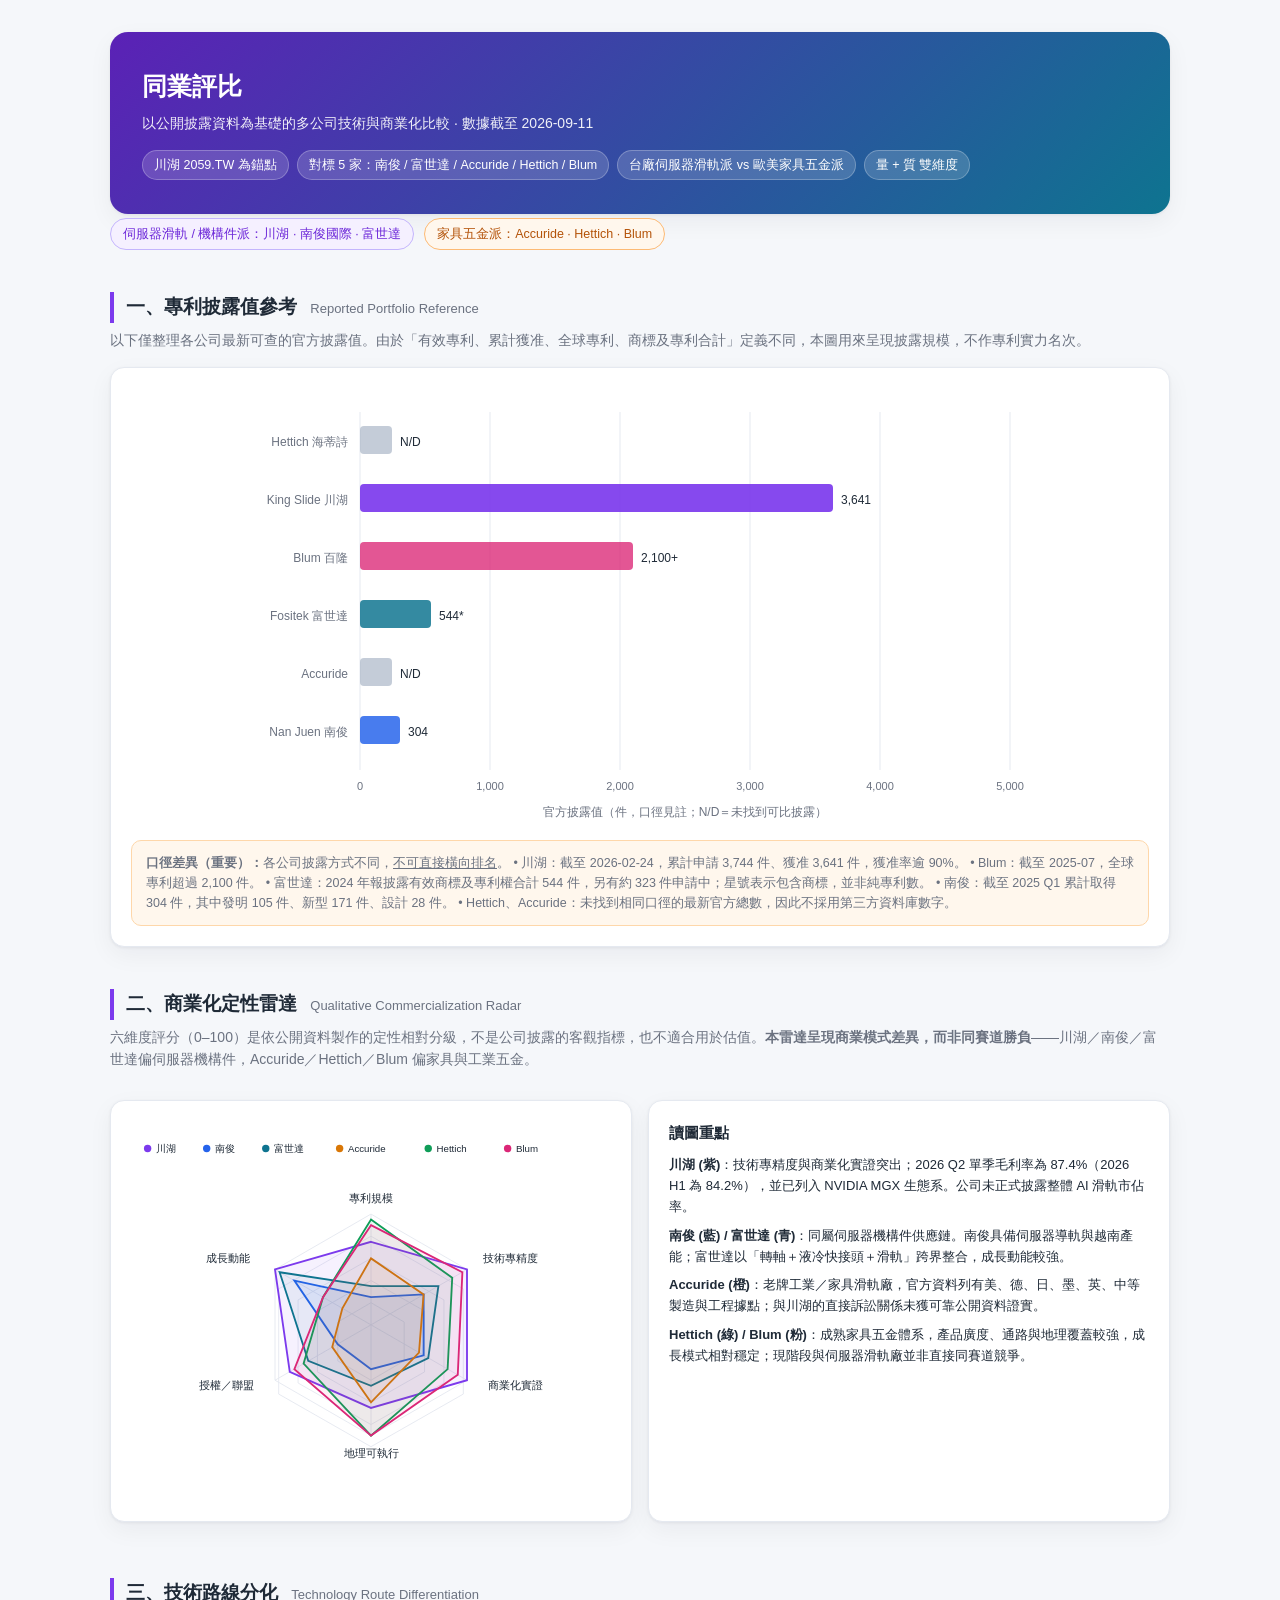
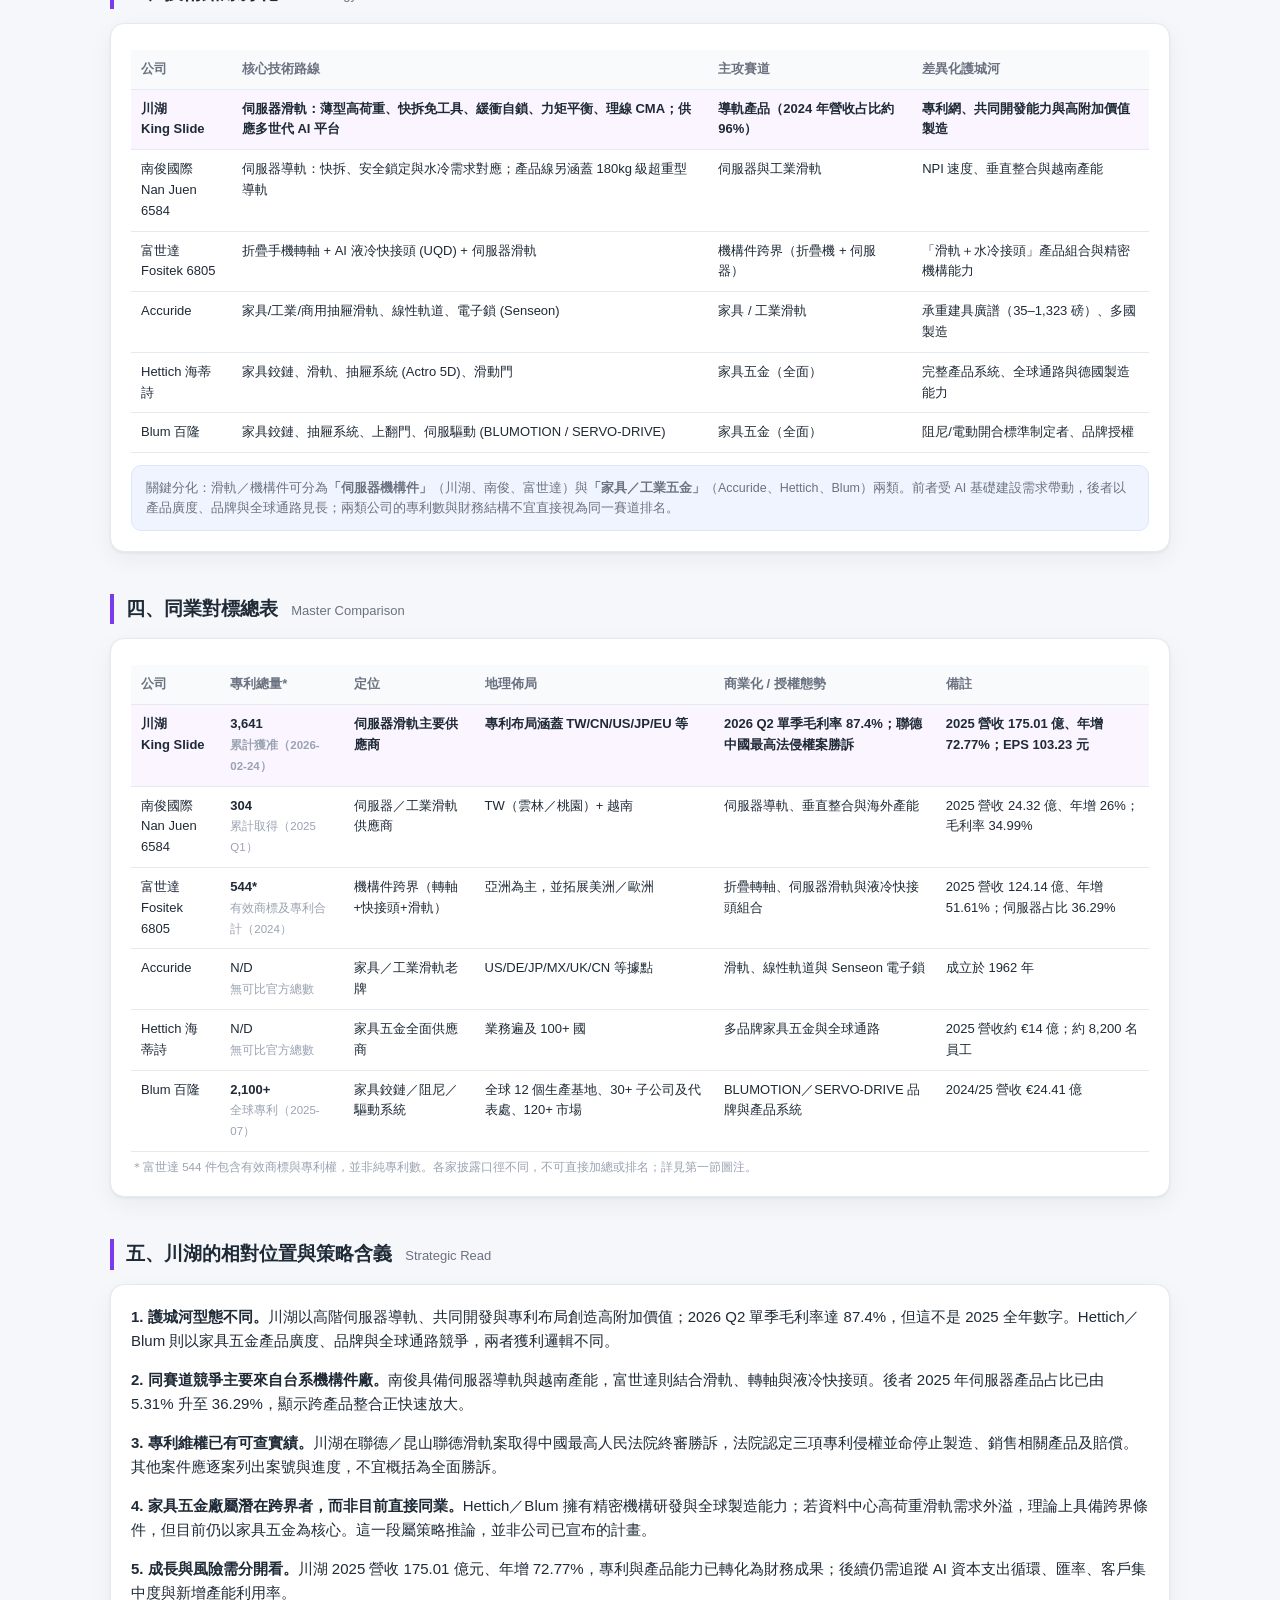
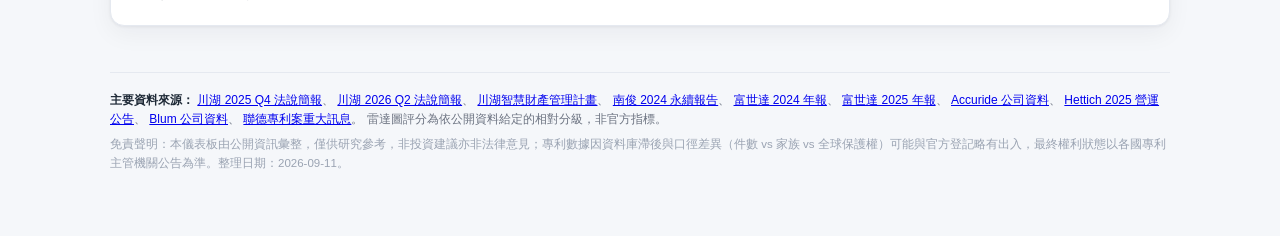
<file: work/peer-benchmark.html>
<!DOCTYPE html>
<html lang="zh-Hant">
<head>
<meta charset="UTF-8">
<meta content="width=device-width, initial-scale=1.0" name="viewport">
<title>同業評比</title>
<style>
  :root{
    --bg:#f5f7fa;--card:#fff;--ink:#1f2a37;--muted:#6b7280;--line:#e5e9f0;
    --accent:#2563eb;--accent2:#0e7490;--accent3:#7c3aed;
    --good:#0f9d58;--warn:#d97706;--bad:#dc2626;
    --shadow:0 1px 3px rgba(16,24,40,.06),0 8px 24px rgba(16,24,40,.05);
  }
  *{box-sizing:border-box}
  body{margin:0;background:var(--bg);color:var(--ink);
    font-family:-apple-system,"Segoe UI","PingFang TC","Microsoft JhengHei",Roboto,Helvetica,Arial,sans-serif;
    line-height:1.6;font-size:15px}
  .wrap{max-width:1100px;margin:0 auto;padding:32px 20px 64px}
  header.hero{background:linear-gradient(135deg,#5b21b6,#0e7490);color:#fff;border-radius:18px;padding:34px 32px;box-shadow:var(--shadow)}
  header.hero h1{margin:0 0 6px;font-size:25px}
  header.hero .sub{opacity:.92;font-size:14px}
  header.hero .tags{margin-top:16px;display:flex;flex-wrap:wrap;gap:8px}
  .tag{background:rgba(255,255,255,.16);border:1px solid rgba(255,255,255,.25);padding:4px 11px;border-radius:999px;font-size:12.5px}
  h2{font-size:19px;margin:42px 0 6px;padding-left:12px;border-left:4px solid var(--accent3)}
  h2 .en{color:var(--muted);font-size:13px;font-weight:400;margin-left:8px}
  .lead{color:var(--muted);font-size:14px;margin:0 0 16px}
  .card{background:var(--card);border:1px solid var(--line);border-radius:14px;padding:20px;box-shadow:var(--shadow);margin:14px 0}
  .chart-box{position:relative;height:380px}
  .chart-box.tall{height:440px}
  .chart-box svg{display:block;width:100%;height:100%}
  .grid2{display:grid;grid-template-columns:1fr 1fr;gap:16px}
  .note{font-size:12.5px;color:var(--muted);background:#f0f4ff;border:1px solid #dbe6ff;border-radius:10px;padding:12px 14px;margin-top:12px}
  .note.warn{background:#fff7ed;border-color:#fed7aa}
  table{width:100%;border-collapse:collapse;font-size:13px;margin-top:6px}
  th,td{text-align:left;padding:9px 10px;border-bottom:1px solid var(--line);vertical-align:top}
  th{background:#f8fafc;color:var(--muted);font-weight:600;position:sticky;top:0}
  tr:hover td{background:#fafbff}
  .pill{display:inline-block;padding:2px 9px;border-radius:999px;font-size:11.5px;font-weight:600}
  .pill.g{background:#e7f7ee;color:var(--good)}
  .pill.w{background:#fdf0dc;color:var(--warn)}
  .pill.b{background:#fdeaea;color:var(--bad)}
  .pill.n{background:#eef2ff;color:var(--accent)}
  .pill.p{background:#f3e8ff;color:var(--accent3)}
  .pill.o{background:#fef3c7;color:#b45309}
  .anchor{background:#faf5ff}
  .anchor td{font-weight:600}
  footer{margin-top:46px;font-size:12px;color:var(--muted);border-top:1px solid var(--line);padding-top:18px}
  footer b{color:var(--ink)}
  .src{font-size:11.5px;color:#9aa3b2;margin-top:6px}
  .lane{display:flex;gap:10px;flex-wrap:wrap;margin:4px 0 14px}
  .lane span{font-size:12.5px;padding:5px 12px;border-radius:999px;border:1px solid var(--line)}
  .lane .s{border-color:#c4b5fd;background:#f5f0ff;color:#6d28d9}
  .lane .f{border-color:#fdba74;background:#fff7ed;color:#b45309}
  @media(max-width:780px){.grid2{grid-template-columns:1fr}}
</style>
</head>
<body>
<div class="wrap">

<header class="hero">
  <h1>同業評比</h1>
  <div class="sub">以公開披露資料為基礎的多公司技術與商業化比較 · 數據截至 2026-09-11</div>
  <div class="tags">
    <span class="tag">川湖 2059.TW 為錨點</span>
    <span class="tag">對標 5 家：南俊 / 富世達 / Accuride / Hettich / Blum</span>
    <span class="tag">台廠伺服器滑軌派 vs 歐美家具五金派</span>
    <span class="tag">量 + 質 雙維度</span>
  </div>
</header>

<div class="lane">
  <span class="s">伺服器滑軌 / 機構件派：川湖 · 南俊國際 · 富世達</span>
  <span class="f">家具五金派：Accuride · Hettich · Blum</span>
</div>

<h2>一、專利披露值參考 <span class="en">Reported Portfolio Reference</span></h2>
<p class="lead">以下僅整理各公司最新可查的官方披露值。由於「有效專利、累計獲准、全球專利、商標及專利合計」定義不同，本圖用來呈現披露規模，不作專利實力名次。</p>
<div class="card">
  <div class="chart-box tall">
    <svg viewBox="0 0 900 440" role="img" aria-labelledby="scale-title scale-desc">
      <title id="scale-title">同業專利規模比較</title>
      <desc id="scale-desc">川湖累計獲准3641件、Blum全球專利超過2100件、富世達有效商標及專利合計544件、南俊累計取得304件；Hettich與Accuride未找到相同口徑的官方總數。</desc>
      <g stroke="#e5e9f0" stroke-width="1">
        <path d="M170 24V382M300 24V382M430 24V382M560 24V382M690 24V382M820 24V382"/>
      </g>
      <g fill="#6b7280" font-size="12" text-anchor="end">
        <text x="158" y="58">Hettich 海蒂詩</text><text x="158" y="116">King Slide 川湖</text>
        <text x="158" y="174">Blum 百隆</text><text x="158" y="232">Fositek 富世達</text>
        <text x="158" y="290">Accuride</text><text x="158" y="348">Nan Juen 南俊</text>
      </g>
      <g>
        <rect x="170" y="38" width="32" height="28" rx="4" fill="#94a3b8" opacity=".55"/>
        <rect x="170" y="96" width="473" height="28" rx="4" fill="#7c3aed" opacity=".92"/>
        <rect x="170" y="154" width="273" height="28" rx="4" fill="#db2777" opacity=".78"/>
        <rect x="170" y="212" width="71" height="28" rx="4" fill="#0e7490" opacity=".84"/>
        <rect x="170" y="270" width="32" height="28" rx="4" fill="#94a3b8" opacity=".55"/>
        <rect x="170" y="328" width="40" height="28" rx="4" fill="#2563eb" opacity=".84"/>
      </g>
      <g fill="#1f2a37" font-size="12">
        <text x="210" y="58">N/D</text><text x="651" y="116">3,641</text><text x="451" y="174">2,100+</text>
        <text x="249" y="232">544*</text><text x="210" y="290">N/D</text><text x="218" y="348">304</text>
      </g>
      <g fill="#6b7280" font-size="11" text-anchor="middle">
        <text x="170" y="402">0</text><text x="300" y="402">1,000</text><text x="430" y="402">2,000</text>
        <text x="560" y="402">3,000</text><text x="690" y="402">4,000</text><text x="820" y="402">5,000</text>
        <text x="495" y="428" font-size="12">官方披露值（件，口徑見註；N/D＝未找到可比披露）</text>
      </g>
    </svg>
  </div>
  <div class="note warn"><b>口徑差異（重要）：</b>各公司披露方式不同，<u>不可直接橫向排名</u>。
  • 川湖：截至 2026-02-24，累計申請 3,744 件、獲准 3,641 件，獲准率逾 90%。
  • Blum：截至 2025-07，全球專利超過 2,100 件。
  • 富世達：2024 年報披露有效商標及專利權合計 544 件，另有約 323 件申請中；星號表示包含商標，並非純專利數。
  • 南俊：截至 2025 Q1 累計取得 304 件，其中發明 105 件、新型 171 件、設計 28 件。
  • Hettich、Accuride：未找到相同口徑的最新官方總數，因此不採用第三方資料庫數字。</div>
</div>

<h2>二、商業化定性雷達 <span class="en">Qualitative Commercialization Radar</span></h2>
<p class="lead">六維度評分（0–100）是依公開資料製作的定性相對分級，不是公司披露的客觀指標，也不適合用於估值。<b>本雷達呈現商業模式差異，而非同賽道勝負</b>——川湖／南俊／富世達偏伺服器機構件，Accuride／Hettich／Blum 偏家具與工業五金。</p>
<div class="grid2">
  <div class="card"><div class="chart-box">
    <svg viewBox="0 0 520 380" role="img" aria-labelledby="radar-title radar-desc">
      <title id="radar-title">商業化強度雷達比較</title>
      <desc id="radar-desc">比較六家公司在專利規模、技術專精度、商業化實證、地理可執行、授權聯盟與成長動能六個面向的相對評分。</desc>
      <g font-size="10.5" fill="#1f2a37">
        <circle cx="18" cy="14" r="4" fill="#7c3aed"/><text x="27" y="18">川湖</text>
        <circle cx="82" cy="14" r="4" fill="#2563eb"/><text x="91" y="18">南俊</text>
        <circle cx="146" cy="14" r="4" fill="#0e7490"/><text x="155" y="18">富世達</text>
        <circle cx="226" cy="14" r="4" fill="#d97706"/><text x="235" y="18">Accuride</text>
        <circle cx="322" cy="14" r="4" fill="#0f9d58"/><text x="331" y="18">Hettich</text>
        <circle cx="408" cy="14" r="4" fill="#db2777"/><text x="417" y="18">Blum</text>
      </g>
      <g transform="translate(0 18)" stroke="#e5e9f0" fill="none">
        <path d="M260 163L296 184L296 226L260 247L224 226L224 184Z"/>
        <path d="M260 139L318 172L318 238L260 271L202 238L202 172Z"/>
        <path d="M260 115L339 160L339 250L260 295L181 250L181 160Z"/>
        <path d="M260 91L360 148L360 262L260 319L160 262L160 148Z"/>
        <path d="M260 67L364 127L364 247L260 307L156 247L156 127Z"/>
        <path d="M260 67V307M156 127L364 247M364 127L156 247"/>
      </g>
      <g transform="translate(0 18)" fill-opacity=".07" stroke-width="2">
        <polygon points="260,97 364,127 364,247 260,277 172,238 156,127" fill="#7c3aed" stroke="#7c3aed"/>
        <polygon points="260,157 317,154 317,220 260,235 224,208 177,139" fill="#2563eb" stroke="#2563eb"/>
        <polygon points="260,145 333,145 322,223 260,253 192,226 161,130" fill="#0e7490" stroke="#0e7490"/>
        <polygon points="260,115 317,154 312,217 260,271 218,211 229,169" fill="#d97706" stroke="#d97706"/>
        <polygon points="260,73 348,136 343,235 260,307 187,229 208,157" fill="#0f9d58" stroke="#0f9d58"/>
        <polygon points="260,79 359,130 354,241 260,307 177,235 208,157" fill="#db2777" stroke="#db2777"/>
      </g>
      <g fill="#1f2a37" font-size="11.5" text-anchor="middle">
        <text x="260" y="72">專利規模</text><text x="411" y="137">技術專精度</text>
        <text x="417" y="274">商業化實證</text><text x="260" y="348">地理可執行</text>
        <text x="103" y="274">授權／聯盟</text><text x="105" y="137">成長動能</text>
      </g>
    </svg>
  </div></div>
  <div class="card">
    <h3 style="margin:0 0 10px; font-size:15px">讀圖重點</h3>
    <p style="font-size:13px; margin:0 0 8px"><b>川湖 (紫)</b>：技術專精度與商業化實證突出；2026 Q2 單季毛利率為 87.4%（2026 H1 為 84.2%），並已列入 NVIDIA MGX 生態系。公司未正式披露整體 AI 滑軌市佔率。</p>
    <p style="font-size:13px; margin:0 0 8px"><b>南俊 (藍) / 富世達 (青)</b>：同屬伺服器機構件供應鏈。南俊具備伺服器導軌與越南產能；富世達以「轉軸＋液冷快接頭＋滑軌」跨界整合，成長動能較強。</p>
    <p style="font-size:13px; margin:0 0 8px"><b>Accuride (橙)</b>：老牌工業／家具滑軌廠，官方資料列有美、德、日、墨、英、中等製造與工程據點；與川湖的直接訴訟關係未獲可靠公開資料證實。</p>
    <p style="font-size:13px; margin:0"><b>Hettich (綠) / Blum (粉)</b>：成熟家具五金體系，產品廣度、通路與地理覆蓋較強，成長模式相對穩定；現階段與伺服器滑軌廠並非直接同賽道競爭。</p>
  </div>
</div>

<h2>三、技術路線分化 <span class="en">Technology Route Differentiation</span></h2>
<div class="card">
  <table>
    <tr><th>公司</th><th>核心技術路線</th><th>主攻賽道</th><th>差異化護城河</th></tr>
    <tr class="anchor"><td>川湖<br>King Slide</td><td>伺服器滑軌：薄型高荷重、快拆免工具、緩衝自鎖、力矩平衡、理線 CMA；供應多世代 AI 平台</td><td>導軌產品（2024 年營收占比約 96%）</td><td>專利網、共同開發能力與高附加價值製造</td></tr>
    <tr><td>南俊國際<br>Nan Juen 6584</td><td>伺服器導軌：快拆、安全鎖定與水冷需求對應；產品線另涵蓋 180kg 級超重型導軌</td><td>伺服器與工業滑軌</td><td>NPI 速度、垂直整合與越南產能</td></tr>
    <tr><td>富世達<br>Fositek 6805</td><td>折疊手機轉軸 + AI 液冷快接頭 (UQD) + 伺服器滑軌</td><td>機構件跨界（折疊機 + 伺服器）</td><td>「滑軌＋水冷接頭」產品組合與精密機構能力</td></tr>
    <tr><td>Accuride</td><td>家具/工業/商用抽屜滑軌、線性軌道、電子鎖 (Senseon)</td><td>家具 / 工業滑軌</td><td>承重建具廣譜（35–1,323 磅）、多國製造</td></tr>
    <tr><td>Hettich 海蒂詩</td><td>家具鉸鏈、滑軌、抽屜系統 (Actro 5D)、滑動門</td><td>家具五金（全面）</td><td>完整產品系統、全球通路與德國製造能力</td></tr>
    <tr><td>Blum 百隆</td><td>家具鉸鏈、抽屜系統、上翻門、伺服驅動 (BLUMOTION / SERVO-DRIVE)</td><td>家具五金（全面）</td><td>阻尼/電動開合標準制定者、品牌授權</td></tr>
  </table>
  <div class="note">關鍵分化：滑軌／機構件可分為<b>「伺服器機構件」</b>（川湖、南俊、富世達）與<b>「家具／工業五金」</b>（Accuride、Hettich、Blum）兩類。前者受 AI 基礎建設需求帶動，後者以產品廣度、品牌與全球通路見長；兩類公司的專利數與財務結構不宜直接視為同一賽道排名。</div>
</div>

<h2>四、同業對標總表 <span class="en">Master Comparison</span></h2>
<div class="card" style="overflow-x:auto">
  <table>
    <tr><th>公司</th><th>專利總量*</th><th>定位</th><th>地理佈局</th><th>商業化 / 授權態勢</th><th>備註</th></tr>
    <tr class="anchor"><td>川湖<br>King Slide</td><td><b>3,641</b><br><span class="src">累計獲准（2026-02-24）</span></td><td>伺服器滑軌主要供應商</td><td>專利布局涵蓋 TW/CN/US/JP/EU 等</td><td>2026 Q2 單季毛利率 87.4%；聯德中國最高法侵權案勝訴</td><td>2025 營收 175.01 億、年增 72.77%；EPS 103.23 元</td></tr>
    <tr><td>南俊國際<br>Nan Juen 6584</td><td><b>304</b><br><span class="src">累計取得（2025 Q1）</span></td><td>伺服器／工業滑軌供應商</td><td>TW（雲林／桃園）+ 越南</td><td>伺服器導軌、垂直整合與海外產能</td><td>2025 營收 24.32 億、年增 26%；毛利率 34.99%</td></tr>
    <tr><td>富世達<br>Fositek 6805</td><td><b>544*</b><br><span class="src">有效商標及專利合計（2024）</span></td><td>機構件跨界（轉軸+快接頭+滑軌）</td><td>亞洲為主，並拓展美洲／歐洲</td><td>折疊轉軸、伺服器滑軌與液冷快接頭組合</td><td>2025 營收 124.14 億、年增 51.61%；伺服器占比 36.29%</td></tr>
    <tr><td>Accuride</td><td>N/D<br><span class="src">無可比官方總數</span></td><td>家具／工業滑軌老牌</td><td>US/DE/JP/MX/UK/CN 等據點</td><td>滑軌、線性軌道與 Senseon 電子鎖</td><td>成立於 1962 年</td></tr>
    <tr><td>Hettich 海蒂詩</td><td>N/D<br><span class="src">無可比官方總數</span></td><td>家具五金全面供應商</td><td>業務遍及 100+ 國</td><td>多品牌家具五金與全球通路</td><td>2025 營收約 €14 億；約 8,200 名員工</td></tr>
    <tr><td>Blum 百隆</td><td><b>2,100+</b><br><span class="src">全球專利（2025-07）</span></td><td>家具鉸鏈／阻尼／驅動系統</td><td>全球 12 個生產基地、30+ 子公司及代表處、120+ 市場</td><td>BLUMOTION／SERVO-DRIVE 品牌與產品系統</td><td>2024/25 營收 €24.41 億</td></tr>
  </table>
  <div class="src">＊富世達 544 件包含有效商標與專利權，並非純專利數。各家披露口徑不同，不可直接加總或排名；詳見第一節圖注。</div>
</div>

<h2>五、川湖的相對位置與策略含義 <span class="en">Strategic Read</span></h2>
<div class="card">
  <p style="margin-top:0"><b>1. 護城河型態不同。</b>川湖以高階伺服器導軌、共同開發與專利布局創造高附加價值；2026 Q2 單季毛利率達 87.4%，但這不是 2025 全年數字。Hettich／Blum 則以家具五金產品廣度、品牌與全球通路競爭，兩者獲利邏輯不同。</p>
  <p><b>2. 同賽道競爭主要來自台系機構件廠。</b>南俊具備伺服器導軌與越南產能，富世達則結合滑軌、轉軸與液冷快接頭。後者 2025 年伺服器產品占比已由 5.31% 升至 36.29%，顯示跨產品整合正快速放大。</p>
  <p><b>3. 專利維權已有可查實績。</b>川湖在聯德／昆山聯德滑軌案取得中國最高人民法院終審勝訴，法院認定三項專利侵權並命停止製造、銷售相關產品及賠償。其他案件應逐案列出案號與進度，不宜概括為全面勝訴。</p>
  <p><b>4. 家具五金廠屬潛在跨界者，而非目前直接同業。</b>Hettich／Blum 擁有精密機構研發與全球製造能力；若資料中心高荷重滑軌需求外溢，理論上具備跨界條件，但目前仍以家具五金為核心。這一段屬策略推論，並非公司已宣布的計畫。</p>
  <p style="margin-bottom:0"><b>5. 成長與風險需分開看。</b>川湖 2025 營收 175.01 億元、年增 72.77%，專利與產品能力已轉化為財務成果；後續仍需追蹤 AI 資本支出循環、匯率、客戶集中度與新增產能利用率。</p>
</div>

<footer>
  <b>主要資料來源：</b>
  <a href="https://www.kingslide.com/media/wysiwyg/company/investor/document/205920260224E001.pdf" target="_blank" rel="noopener">川湖 2025 Q4 法說簡報</a>、
  <a href="https://www.kingslide.com/media/wysiwyg/company/investor/document/205920260807E001.pdf" target="_blank" rel="noopener">川湖 2026 Q2 法說簡報</a>、
  <a href="https://www.kingslide.com/investor_manage_ipmp?___store=taiwan" target="_blank" rel="noopener">川湖智慧財產管理計畫</a>、
  <a href="https://repon.com.tw/_upload/files/20250826.pdf" target="_blank" rel="noopener">南俊 2024 永續報告</a>、
  <a href="https://www.fositek.com/Portals/0/FileUpload/Shareholders/2025/2025AnnualReport.pdf" target="_blank" rel="noopener">富世達 2024 年報</a>、
  <a href="https://financialfilings.com/filings/fositek-6805/annual-report/2026/46124258/" target="_blank" rel="noopener">富世達 2025 年報</a>、
  <a href="https://www.accuride.com/media/amasty/amfile/attach/cf30432b84b4b29bf0fc1c4fd1d9b0b2.pdf" target="_blank" rel="noopener">Accuride 公司資料</a>、
  <a href="https://www.hettich.com/en-us/press/detail/hettich-group-demonstrates-stability-and-looks-to-the-future" target="_blank" rel="noopener">Hettich 2025 營運公告</a>、
  <a href="https://d2.blum.com/services/BEC003/box0038-fo-114_fo_dok_bau_$spt_$aof_$v9.pdf" target="_blank" rel="noopener">Blum 公司資料</a>、
  <a href="https://moneydj.emega.com.tw/z/zf/zfz/zfz_A521CB78-1269-4107-84B9-7C13B12E8CE7.djhtm" target="_blank" rel="noopener">聯德專利案重大訊息</a>。
  雷達圖評分為依公開資料給定的相對分級，非官方指標。
  <div class="src">免責聲明：本儀表板由公開資訊彙整，僅供研究參考，非投資建議亦非法律意見；專利數據因資料庫滯後與口徑差異（件數 vs 家族 vs 全球保護權）可能與官方登記略有出入，最終權利狀態以各國專利主管機關公告為準。整理日期：2026-09-11。</div>
</footer>

</div>

</body>
</html>
</file>
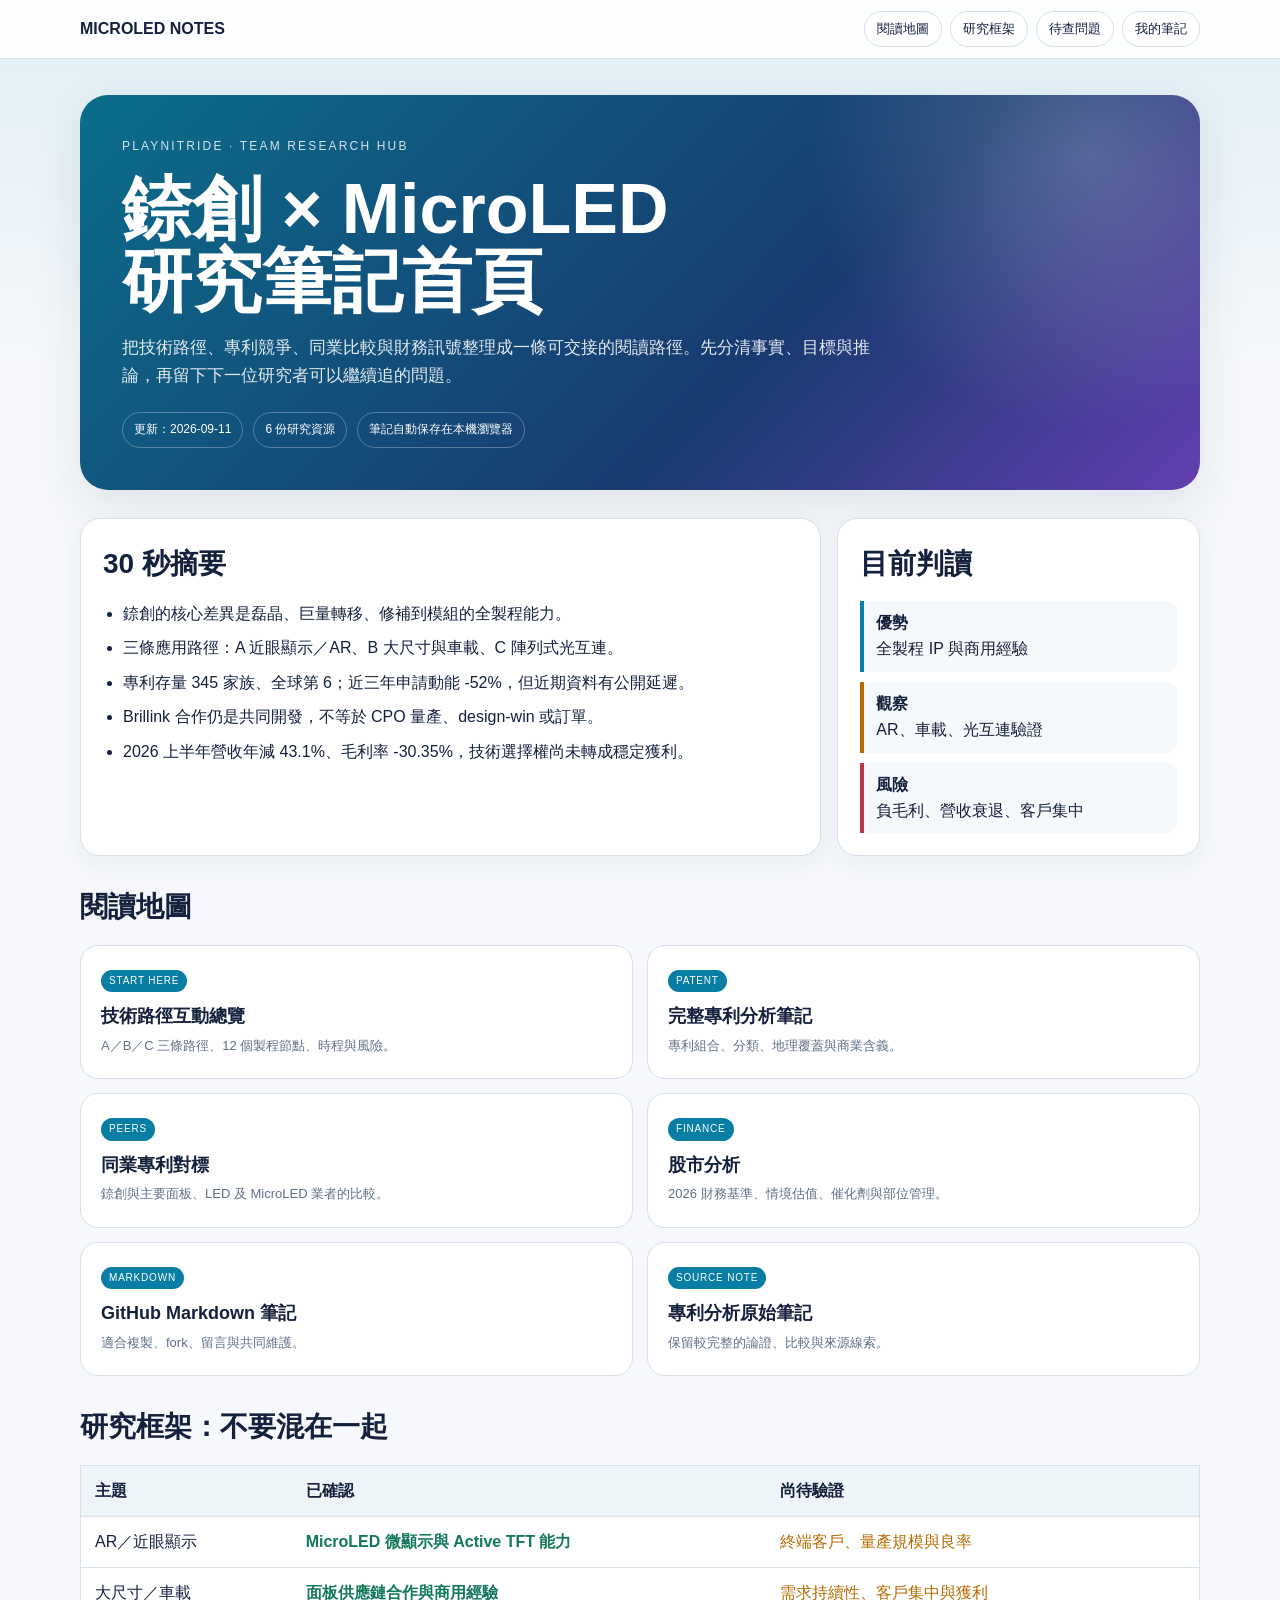
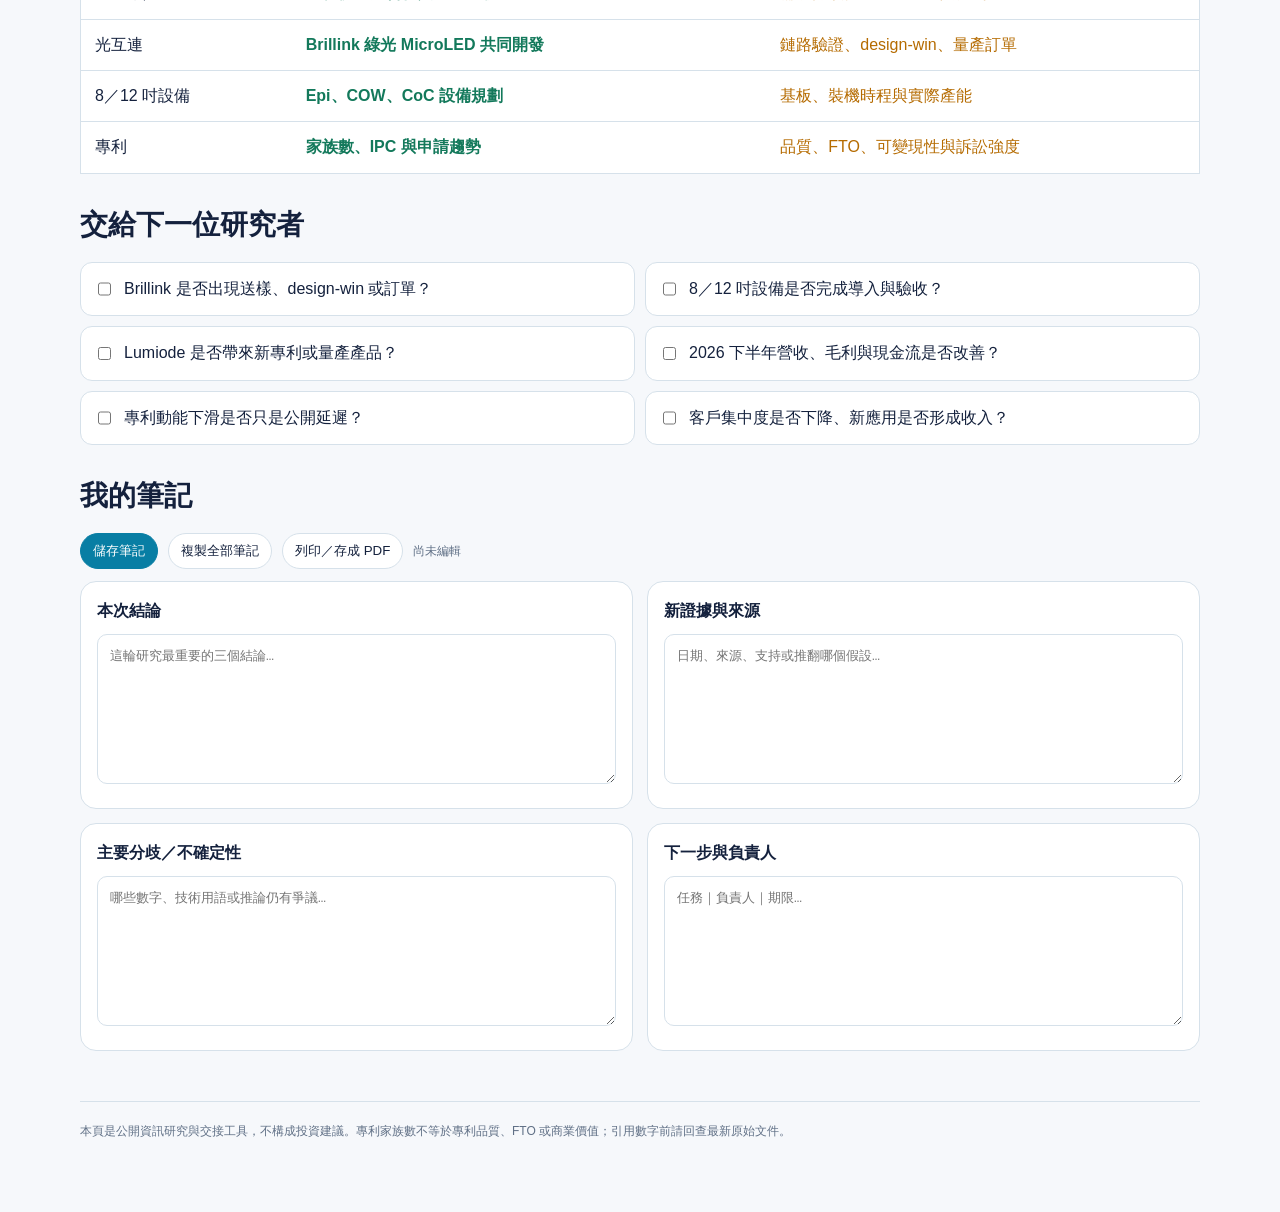
<file: work/research-notes.html>
<!doctype html>
<html lang="zh-Hant">
<head>
<meta charset="utf-8">
<meta name="viewport" content="width=device-width,initial-scale=1">
<title>錼創 × MicroLED｜研究筆記首頁</title>
<style>
:root{--bg:#eef4f8;--paper:#fff;--ink:#14213d;--muted:#607086;--line:#d6e1ea;--blue:#087ea4;--violet:#7047c8;--amber:#b56b00;--red:#b9384b;--green:#13795b;--shadow:0 16px 50px rgba(29,61,84,.11)}
*{box-sizing:border-box}html{scroll-behavior:smooth}body{margin:0;background:linear-gradient(180deg,#dfeef5 0,#f6f8fb 360px);color:var(--ink);font-family:Inter,"Noto Sans TC","PingFang TC",sans-serif;line-height:1.65}.wrap{width:min(1120px,calc(100% - 32px));margin:auto}.top{position:sticky;top:0;z-index:10;background:rgba(255,255,255,.9);border-bottom:1px solid var(--line);backdrop-filter:blur(14px)}.nav{display:flex;align-items:center;gap:8px;min-height:58px;overflow-x:auto;white-space:nowrap}.brand{font-weight:900;margin-right:auto}.chip,.action{border:1px solid var(--line);border-radius:999px;background:#fff;color:var(--ink);padding:8px 12px;cursor:pointer;font:700 13px inherit}.hero{margin:36px auto 22px;padding:42px;border-radius:28px;background:radial-gradient(circle at 90% 15%,rgba(255,255,255,.22),transparent 26%),linear-gradient(135deg,#0b6e8b,#183a70 62%,#633faf);color:#fff;box-shadow:var(--shadow)}.kicker{font-size:12px;letter-spacing:.18em;opacity:.82}.hero h1{font-size:clamp(34px,6vw,70px);line-height:1.03;margin:16px 0}.hero p{max-width:760px;font-size:17px;opacity:.88}.hero-meta{display:flex;gap:10px;flex-wrap:wrap;margin-top:22px}.hero-meta span{border:1px solid rgba(255,255,255,.28);border-radius:999px;padding:7px 11px;font-size:12px}.grid{display:grid;grid-template-columns:repeat(12,1fr);gap:16px}.card{background:var(--paper);border:1px solid var(--line);border-radius:20px;padding:22px;box-shadow:0 8px 26px rgba(35,63,81,.06)}.summary{grid-column:span 8}.status{grid-column:span 4}.section{margin:28px 0}.section h2{font-size:28px;margin:0 0 14px}.list{margin:0;padding-left:20px}.list li{margin:8px 0}.signal{display:grid;gap:10px}.signal div{border-left:4px solid var(--blue);padding:9px 12px;background:#f5f9fc;border-radius:0 10px 10px 0}.signal .risk{border-color:var(--red)}.signal .watch{border-color:var(--amber)}.library{display:grid;grid-template-columns:repeat(2,1fr);gap:14px}.link-card{display:block;text-decoration:none;color:inherit;background:#fff;border:1px solid var(--line);border-radius:18px;padding:20px;transition:.2s}.link-card:hover{transform:translateY(-3px);border-color:var(--blue);box-shadow:var(--shadow)}.link-card b{display:block;font-size:18px}.link-card span{color:var(--muted);font-size:13px}.pill{display:inline-block!important;width:max-content;margin-bottom:10px;color:#fff!important;background:var(--blue);padding:3px 8px;border-radius:999px;font-size:10px!important;letter-spacing:.08em}.facts{width:100%;border-collapse:collapse;background:#fff;border:1px solid var(--line)}.facts th,.facts td{padding:12px 14px;border-bottom:1px solid var(--line);text-align:left;vertical-align:top}.facts th{background:#edf5f8}.facts td:nth-child(2){color:var(--green);font-weight:700}.facts td:nth-child(3){color:var(--amber)}.checklist{display:grid;grid-template-columns:repeat(2,1fr);gap:10px}.check{display:flex;gap:10px;background:#fff;border:1px solid var(--line);padding:13px;border-radius:12px}.notes{display:grid;grid-template-columns:repeat(2,1fr);gap:14px}.note-box{background:#fff;border:1px solid var(--line);border-radius:16px;padding:16px}.note-box label{font-weight:800}.note-box textarea{width:100%;min-height:150px;margin-top:9px;padding:12px;border:1px solid var(--line);border-radius:10px;resize:vertical;font:14px/1.6 inherit}.toolbar{display:flex;align-items:center;gap:10px;flex-wrap:wrap;margin:12px 0}.action.primary{background:var(--blue);color:#fff;border-color:var(--blue)}#saveState{color:var(--muted);font-size:12px}.foot{margin:50px 0 70px;padding-top:20px;border-top:1px solid var(--line);color:var(--muted);font-size:12px}@media(max-width:760px){.hero{padding:28px 22px}.summary,.status{grid-column:1/-1}.library,.checklist,.notes{grid-template-columns:1fr}.facts{display:block;overflow-x:auto}.brand{margin-right:12px}}@media print{.top,.toolbar{display:none}.hero{background:#fff;color:#111;border:1px solid #bbb;box-shadow:none}.card,.link-card,.note-box{box-shadow:none}body{background:#fff}.wrap{width:100%}}
</style>
</head>
<body>
<nav class="top"><div class="wrap nav"><span class="brand">MICROLED NOTES</span><button class="chip" data-go="library">閱讀地圖</button><button class="chip" data-go="framework">研究框架</button><button class="chip" data-go="questions">待查問題</button><button class="chip" data-go="notes">我的筆記</button></div></nav>
<main class="wrap">
<header class="hero"><div class="kicker">PLAYNITRIDE · TEAM RESEARCH HUB</div><h1>錼創 × MicroLED<br>研究筆記首頁</h1><p>把技術路徑、專利競爭、同業比較與財務訊號整理成一條可交接的閱讀路徑。先分清事實、目標與推論，再留下下一位研究者可以繼續追的問題。</p><div class="hero-meta"><span>更新：2026-09-11</span><span>6 份研究資源</span><span>筆記自動保存在本機瀏覽器</span></div></header>

<section class="grid section"><article class="card summary"><h2>30 秒摘要</h2><ul class="list"><li>錼創的核心差異是磊晶、巨量轉移、修補到模組的全製程能力。</li><li>三條應用路徑：A 近眼顯示／AR、B 大尺寸與車載、C 陣列式光互連。</li><li>專利存量 345 家族、全球第 6；近三年申請動能 -52%，但近期資料有公開延遲。</li><li>Brillink 合作仍是共同開發，不等於 CPO 量產、design-win 或訂單。</li><li>2026 上半年營收年減 43.1%、毛利率 -30.35%，技術選擇權尚未轉成穩定獲利。</li></ul></article><aside class="card status"><h2>目前判讀</h2><div class="signal"><div><b>優勢</b><br>全製程 IP 與商用經驗</div><div class="watch"><b>觀察</b><br>AR、車載、光互連驗證</div><div class="risk"><b>風險</b><br>負毛利、營收衰退、客戶集中</div></div></aside></section>

<section class="section" id="library"><h2>閱讀地圖</h2><div class="library"><a class="link-card" href="microled-technology.html"><span class="pill">START HERE</span><b>技術路徑互動總覽</b><span>A／B／C 三條路徑、12 個製程節點、時程與風險。</span></a><a class="link-card" href="../notes/playnitride_patent_analysis.md"><span class="pill">PATENT</span><b>完整專利分析筆記</b><span>專利組合、分類、地理覆蓋與商業含義。</span></a><a class="link-card" href="peer-benchmark.html"><span class="pill">PEERS</span><b>同業專利對標</b><span>錼創與主要面板、LED 及 MicroLED 業者的比較。</span></a><a class="link-card" href="stock-analysis.html"><span class="pill">FINANCE</span><b>股市分析</b><span>2026 財務基準、情境估值、催化劑與部位管理。</span></a><a class="link-card" href="../notes/RESEARCH_NOTES.md"><span class="pill">MARKDOWN</span><b>GitHub Markdown 筆記</b><span>適合複製、fork、留言與共同維護。</span></a><a class="link-card" href="../notes/playnitride_patent_analysis.md"><span class="pill">SOURCE NOTE</span><b>專利分析原始筆記</b><span>保留較完整的論證、比較與來源線索。</span></a></div></section>

<section class="section" id="framework"><h2>研究框架：不要混在一起</h2><table class="facts"><thead><tr><th>主題</th><th>已確認</th><th>尚待驗證</th></tr></thead><tbody><tr><td>AR／近眼顯示</td><td>MicroLED 微顯示與 Active TFT 能力</td><td>終端客戶、量產規模與良率</td></tr><tr><td>大尺寸／車載</td><td>面板供應鏈合作與商用經驗</td><td>需求持續性、客戶集中與獲利</td></tr><tr><td>光互連</td><td>Brillink 綠光 MicroLED 共同開發</td><td>鏈路驗證、design-win、量產訂單</td></tr><tr><td>8／12 吋設備</td><td>Epi、COW、CoC 設備規劃</td><td>基板、裝機時程與實際產能</td></tr><tr><td>專利</td><td>家族數、IPC 與申請趨勢</td><td>品質、FTO、可變現性與訴訟強度</td></tr></tbody></table></section>

<section class="section" id="questions"><h2>交給下一位研究者</h2><div class="checklist"><label class="check"><input type="checkbox" data-check="brillink"> Brillink 是否出現送樣、design-win 或訂單？</label><label class="check"><input type="checkbox" data-check="equipment"> 8／12 吋設備是否完成導入與驗收？</label><label class="check"><input type="checkbox" data-check="lumiode"> Lumiode 是否帶來新專利或量產產品？</label><label class="check"><input type="checkbox" data-check="finance"> 2026 下半年營收、毛利與現金流是否改善？</label><label class="check"><input type="checkbox" data-check="patents"> 專利動能下滑是否只是公開延遲？</label><label class="check"><input type="checkbox" data-check="customers"> 客戶集中度是否下降、新應用是否形成收入？</label></div></section>

<section class="section" id="notes"><h2>我的筆記</h2><div class="toolbar"><button class="action primary" id="save">儲存筆記</button><button class="action" id="copy">複製全部筆記</button><button class="action" onclick="window.print()">列印／存成 PDF</button><span id="saveState">尚未編輯</span></div><div class="notes"><div class="note-box"><label for="conclusion">本次結論</label><textarea id="conclusion" placeholder="這輪研究最重要的三個結論…"></textarea></div><div class="note-box"><label for="evidence">新證據與來源</label><textarea id="evidence" placeholder="日期、來源、支持或推翻哪個假設…"></textarea></div><div class="note-box"><label for="disagreement">主要分歧／不確定性</label><textarea id="disagreement" placeholder="哪些數字、技術用語或推論仍有爭議…"></textarea></div><div class="note-box"><label for="next">下一步與負責人</label><textarea id="next" placeholder="任務｜負責人｜期限…"></textarea></div></div></section>

<footer class="foot">本頁是公開資訊研究與交接工具，不構成投資建議。專利家族數不等於專利品質、FTO 或商業價值；引用數字前請回查最新原始文件。</footer>
</main>
<script>
(function(){
  var key='playnitride-research-notes-v1', ids=['conclusion','evidence','disagreement','next'];
  function collect(){var notes={};ids.forEach(function(id){notes[id]=document.getElementById(id).value});notes.checks={};document.querySelectorAll('[data-check]').forEach(function(x){notes.checks[x.dataset.check]=x.checked});return notes}
  function restore(){try{var data=JSON.parse(localStorage.getItem(key)||'{}');ids.forEach(function(id){if(data[id])document.getElementById(id).value=data[id]});document.querySelectorAll('[data-check]').forEach(function(x){x.checked=Boolean(data.checks&&data.checks[x.dataset.check])});if(localStorage.getItem(key))document.getElementById('saveState').textContent='已載入上次筆記'}catch(e){}}
  function save(){localStorage.setItem(key,JSON.stringify(collect()));var s=document.getElementById('saveState');s.textContent='已儲存 · '+new Date().toLocaleTimeString('zh-TW',{hour:'2-digit',minute:'2-digit'})}
  document.querySelectorAll('[data-go]').forEach(function(b){b.addEventListener('click',function(){document.getElementById(b.dataset.go).scrollIntoView({behavior:'smooth',block:'start'})})});
  document.getElementById('save').addEventListener('click',save);
  document.getElementById('copy').addEventListener('click',function(){var d=collect(),text=['# 錼創 × MicroLED 研究筆記','','## 本次結論',d.conclusion,'','## 新證據與來源',d.evidence,'','## 主要分歧',d.disagreement,'','## 下一步',d.next].join('\n');navigator.clipboard.writeText(text).then(function(){document.getElementById('saveState').textContent='已複製到剪貼簿'})});
  document.querySelectorAll('textarea,[data-check]').forEach(function(x){x.addEventListener('input',function(){document.getElementById('saveState').textContent='尚未儲存'})});restore();
})();
</script>
</body>
</html>
</file>
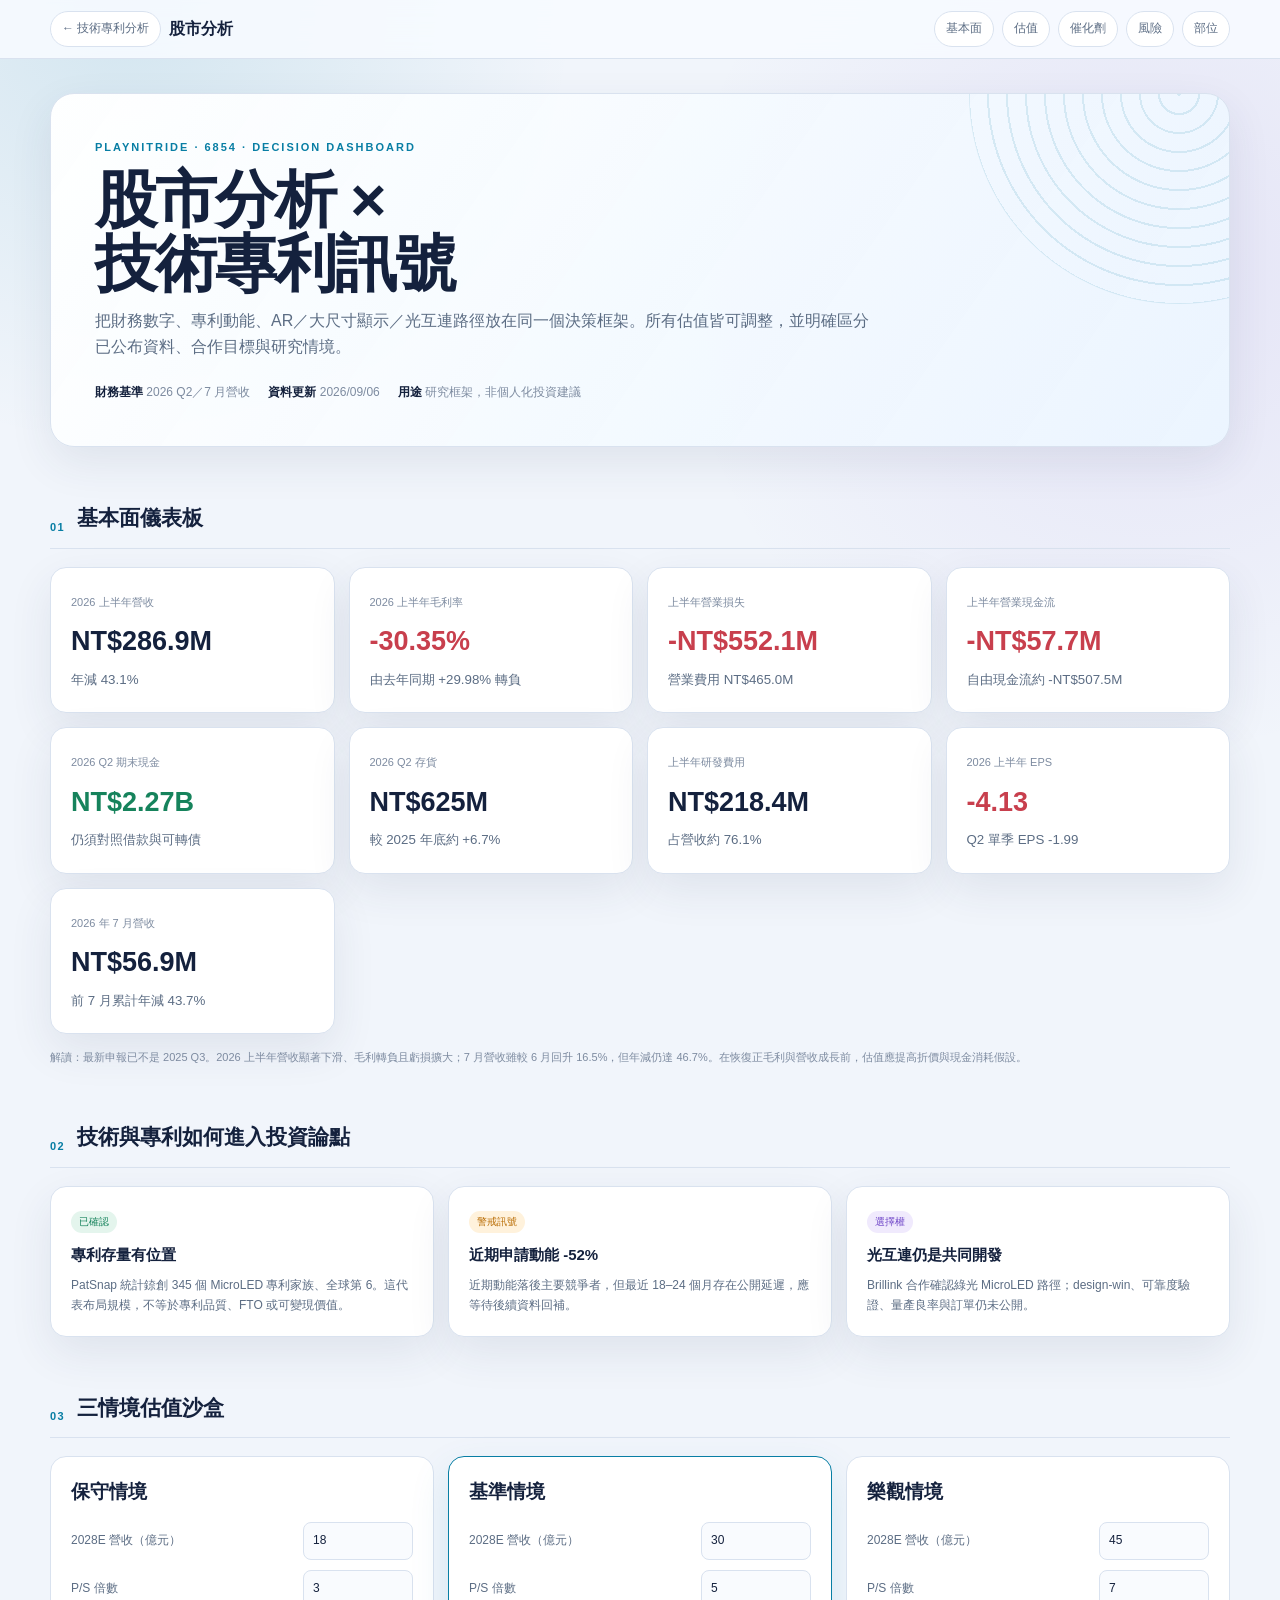
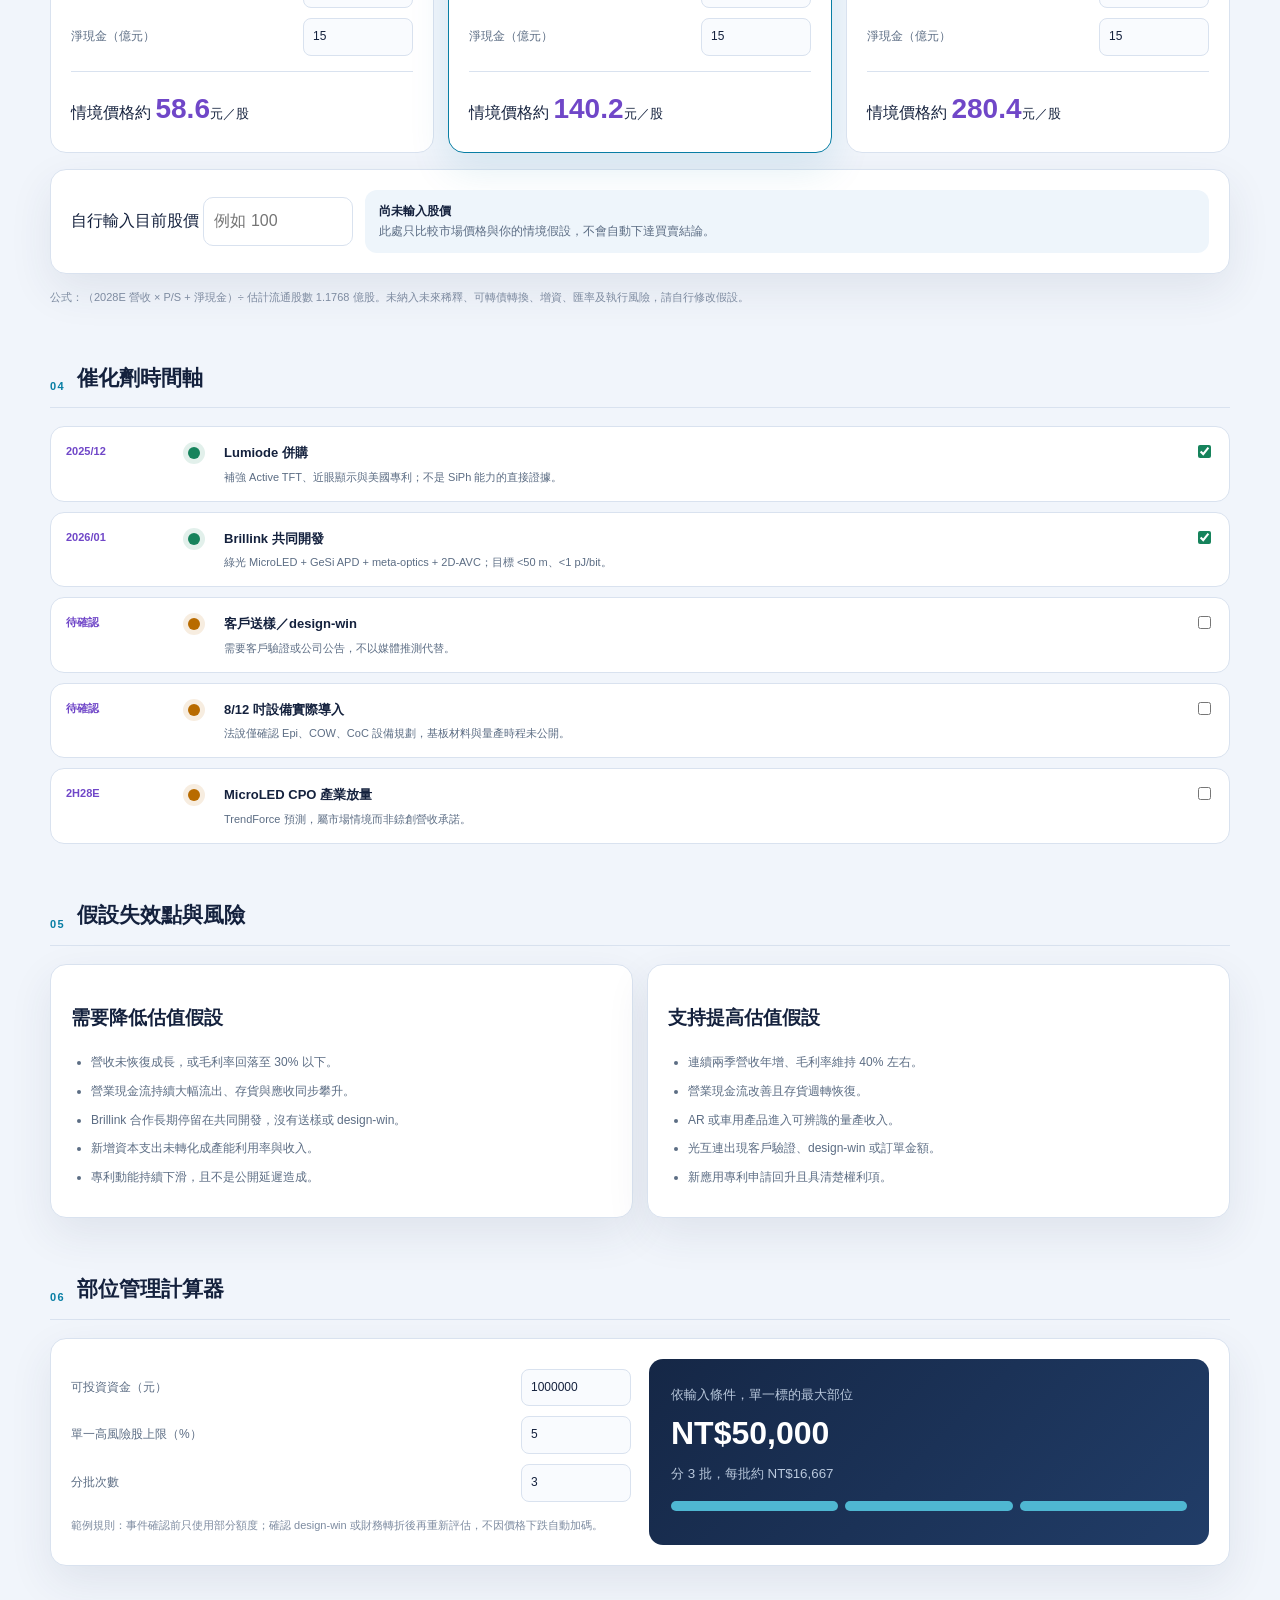
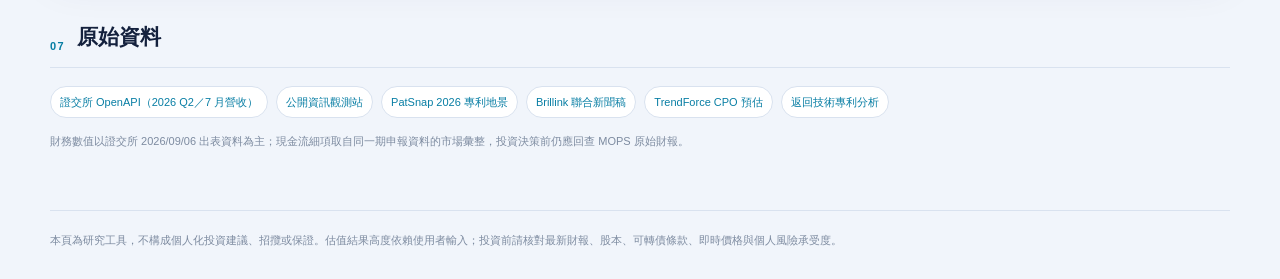
<file: work/stock-analysis.html>
<!doctype html>
<html lang="zh-Hant">
<head>
<meta charset="utf-8">
<meta name="viewport" content="width=device-width,initial-scale=1">
<meta name="description" content="錼創科技 6854 技術、專利、財務與估值情境整合分析">
<title>錼創科技｜股市分析 × 技術專利</title>
<style>
:root{--bg:#f1f5fb;--card:#fff;--ink:#14213d;--sub:#5c6d84;--muted:#7d8ba0;--line:#d9e2ef;--blue:#087ea4;--purple:#7047c8;--amber:#b86b00;--green:#16835c;--red:#c83f4d;--shadow:0 16px 44px rgba(39,58,88,.09)}
*{box-sizing:border-box}html{scroll-behavior:smooth}body{margin:0;color:var(--ink);font-family:Inter,"Noto Sans TC","PingFang TC",sans-serif;background:radial-gradient(circle at 10% 0,rgba(8,126,164,.13),transparent 28rem),radial-gradient(circle at 90% 8%,rgba(112,71,200,.1),transparent 30rem),var(--bg);line-height:1.65}
a{color:var(--blue)}button,input{font:inherit}.wrap{width:min(1180px,calc(100% - 36px));margin:auto}.top{position:sticky;top:0;z-index:20;background:rgba(248,251,255,.88);backdrop-filter:blur(14px);border-bottom:1px solid var(--line)}.top-in{height:58px;display:flex;align-items:center;gap:8px;overflow:auto}.brand{font-weight:900;margin-right:auto;white-space:nowrap}.chip,.back{white-space:nowrap;text-decoration:none;border:1px solid var(--line);background:#fff;color:var(--sub);border-radius:999px;padding:7px 11px;font-size:12px;cursor:pointer}.chip:hover,.back:hover{border-color:var(--blue);color:var(--blue)}
.hero{margin-top:34px;padding:44px;border:1px solid var(--line);border-radius:24px;background:linear-gradient(125deg,rgba(255,255,255,.98),rgba(235,245,255,.94));box-shadow:var(--shadow);position:relative;overflow:hidden}.hero:after{content:"";position:absolute;width:420px;height:420px;border-radius:50%;right:-160px;top:-210px;background:repeating-radial-gradient(circle,rgba(8,126,164,.12) 0 2px,transparent 2px 19px)}.eyebrow{font-size:11px;letter-spacing:2px;color:var(--blue);font-weight:800}.hero h1{font-size:clamp(32px,5vw,62px);line-height:1.03;letter-spacing:-2px;margin:12px 0;max-width:780px}.hero p{max-width:790px;color:var(--sub);margin:0}.stamp{display:flex;gap:18px;flex-wrap:wrap;margin-top:22px;color:var(--muted);font-size:12px}.stamp b{color:var(--ink)}
section{scroll-margin-top:78px;margin-top:54px}.sec-h{display:flex;align-items:end;gap:12px;border-bottom:1px solid var(--line);padding-bottom:12px;margin-bottom:18px}.sec-h span{font-size:11px;color:var(--blue);font-weight:900;letter-spacing:1.5px}.sec-h h2{font-size:21px;margin:0}.grid{display:grid;grid-template-columns:repeat(4,1fr);gap:14px}.card{border:1px solid var(--line);border-radius:16px;background:var(--card);padding:20px;box-shadow:var(--shadow)}.metric .label{font-size:11px;color:var(--muted)}.metric b{display:block;font-size:27px;margin:5px 0 2px}.metric small{color:var(--sub)}.bad{color:var(--red)}.good{color:var(--green)}.warn{color:var(--amber)}
.thesis{display:grid;grid-template-columns:repeat(3,1fr);gap:14px}.thesis h3{margin:0 0 8px;font-size:15px}.thesis p{font-size:12px;color:var(--sub);margin:0}.tag{display:inline-block;font-size:10px;border-radius:999px;padding:3px 8px;margin-bottom:10px}.tag.fact{background:#e4f5ed;color:var(--green)}.tag.signal{background:#fff2dc;color:var(--amber)}.tag.scenario{background:#f0eafd;color:var(--purple)}
.bars{display:grid;gap:13px}.bar-row{display:grid;grid-template-columns:170px 1fr 90px;gap:12px;align-items:center;font-size:12px}.track{height:11px;background:#e9eef5;border-radius:99px;overflow:hidden}.fill{display:block;height:100%;width:0;border-radius:inherit;background:linear-gradient(90deg,var(--blue),#40bfd2);transition:width .8s cubic-bezier(.2,.8,.2,1)}.bar-row.neg .fill{background:linear-gradient(90deg,#ef8590,var(--red))}.bar-row .value{text-align:right;font-weight:800}.note{font-size:11px;color:var(--muted);margin-top:14px}
.scenario-grid{display:grid;grid-template-columns:repeat(3,1fr);gap:14px}.scenario-card{border:1px solid var(--line);border-radius:16px;background:#fff;padding:20px}.scenario-card.base{border-color:var(--blue);box-shadow:0 16px 40px rgba(8,126,164,.12)}.scenario-card h3{margin:0 0 14px}.field{display:grid;grid-template-columns:1fr 110px;gap:10px;align-items:center;margin:10px 0;font-size:12px;color:var(--sub)}.field input{width:100%;border:1px solid var(--line);border-radius:8px;padding:8px 9px;color:var(--ink);background:#f9fbfe}.fair{border-top:1px solid var(--line);margin-top:15px;padding-top:14px}.fair b{font-size:28px;color:var(--purple)}
.price-box{margin-top:16px;display:flex;align-items:center;gap:12px;flex-wrap:wrap}.price-box input{width:150px;border:1px solid var(--line);border-radius:10px;padding:10px}.signal-box{flex:1;min-width:240px;border-radius:12px;padding:12px 14px;background:#eef5fb;color:var(--sub);font-size:12px}.signal-box b{color:var(--ink)}
.timeline{display:grid;gap:10px}.event{display:grid;grid-template-columns:110px 24px 1fr auto;gap:12px;align-items:start;border:1px solid var(--line);border-radius:14px;background:#fff;padding:15px}.event .date{font-size:11px;color:var(--purple);font-weight:800}.dot{width:12px;height:12px;border-radius:50%;background:var(--amber);margin-top:5px;box-shadow:0 0 0 5px rgba(184,107,0,.12)}.event.done .dot{background:var(--green);box-shadow:0 0 0 5px rgba(22,131,92,.12)}.event h3{font-size:13px;margin:0}.event p{font-size:11px;color:var(--sub);margin:4px 0 0}.event input{accent-color:var(--green)}
.risk-grid{display:grid;grid-template-columns:1fr 1fr;gap:14px}.list{margin:0;padding-left:20px;color:var(--sub);font-size:12px}.list li{margin:9px 0}.position{display:grid;grid-template-columns:1fr 1fr;gap:18px}.calc-result{border-radius:14px;background:linear-gradient(135deg,#152746,#213d68);padding:22px;color:#fff}.calc-result b{display:block;font-size:32px}.calc-result small{color:#b9c8dc}.tranches{display:flex;gap:7px;margin-top:15px}.tranches i{height:10px;flex:1;border-radius:10px;background:#4fb7d2;animation:pulse 2s ease-in-out infinite}.tranches i:nth-child(2){animation-delay:.2s}.tranches i:nth-child(3){animation-delay:.4s}
.sources{font-size:11px;color:var(--muted);display:flex;gap:8px;flex-wrap:wrap}.sources a{border:1px solid var(--line);background:#fff;border-radius:999px;padding:6px 9px;text-decoration:none}.footer{margin:60px 0 30px;border-top:1px solid var(--line);padding-top:20px;font-size:11px;color:var(--muted)}
@keyframes pulse{50%{opacity:.35}}@media(max-width:900px){.grid{grid-template-columns:repeat(2,1fr)}.thesis,.scenario-grid{grid-template-columns:1fr}.risk-grid,.position{grid-template-columns:1fr}}@media(max-width:560px){.wrap{width:min(100% - 24px,1180px)}.hero{padding:28px 22px}.grid{grid-template-columns:1fr}.bar-row{grid-template-columns:110px 1fr 62px;gap:8px}.event{grid-template-columns:72px 18px 1fr}.event input{grid-column:3}.sec-h h2{font-size:18px}}@media(prefers-reduced-motion:reduce){*{scroll-behavior:auto!important}.fill,.tranches i{transition:none;animation:none}}
</style>
</head>
<body>
<nav class="top"><div class="wrap top-in"><a class="back" href="index.html">← 技術專利分析</a><b class="brand">股市分析</b><button class="chip" data-go="fund">基本面</button><button class="chip" data-go="valuation">估值</button><button class="chip" data-go="catalyst">催化劑</button><button class="chip" data-go="risk">風險</button><button class="chip" data-go="position">部位</button></div></nav>
<main class="wrap">
  <header class="hero">
    <div class="eyebrow">PLAYNITRIDE · 6854 · DECISION DASHBOARD</div>
    <h1>股市分析 ×<br>技術專利訊號</h1>
    <p>把財務數字、專利動能、AR／大尺寸顯示／光互連路徑放在同一個決策框架。所有估值皆可調整，並明確區分已公布資料、合作目標與研究情境。</p>
    <div class="stamp"><span><b>財務基準</b> 2026 Q2／7 月營收</span><span><b>資料更新</b> 2026/09/06</span><span><b>用途</b> 研究框架，非個人化投資建議</span></div>
  </header>

  <section id="fund"><div class="sec-h"><span>01</span><h2>基本面儀表板</h2></div>
    <div class="grid">
      <div class="card metric"><span class="label">2026 上半年營收</span><b>NT$286.9M</b><small class="bad">年減 43.1%</small></div>
      <div class="card metric"><span class="label">2026 上半年毛利率</span><b class="bad">-30.35%</b><small class="bad">由去年同期 +29.98% 轉負</small></div>
      <div class="card metric"><span class="label">上半年營業損失</span><b class="bad">-NT$552.1M</b><small>營業費用 NT$465.0M</small></div>
      <div class="card metric"><span class="label">上半年營業現金流</span><b class="bad">-NT$57.7M</b><small>自由現金流約 -NT$507.5M</small></div>
      <div class="card metric"><span class="label">2026 Q2 期末現金</span><b class="good">NT$2.27B</b><small>仍須對照借款與可轉債</small></div>
      <div class="card metric"><span class="label">2026 Q2 存貨</span><b>NT$625M</b><small class="warn">較 2025 年底約 +6.7%</small></div>
      <div class="card metric"><span class="label">上半年研發費用</span><b>NT$218.4M</b><small>占營收約 76.1%</small></div>
      <div class="card metric"><span class="label">2026 上半年 EPS</span><b class="bad">-4.13</b><small>Q2 單季 EPS -1.99</small></div>
      <div class="card metric"><span class="label">2026 年 7 月營收</span><b>NT$56.9M</b><small class="bad">前 7 月累計年減 43.7%</small></div>
    </div>
    <p class="note">解讀：最新申報已不是 2025 Q3。2026 上半年營收顯著下滑、毛利轉負且虧損擴大；7 月營收雖較 6 月回升 16.5%，但年減仍達 46.7%。在恢復正毛利與營收成長前，估值應提高折價與現金消耗假設。</p>
  </section>

  <section id="tech"><div class="sec-h"><span>02</span><h2>技術與專利如何進入投資論點</h2></div>
    <div class="thesis">
      <article class="card"><span class="tag fact">已確認</span><h3>專利存量有位置</h3><p>PatSnap 統計錼創 345 個 MicroLED 專利家族、全球第 6。這代表布局規模，不等於專利品質、FTO 或可變現價值。</p></article>
      <article class="card"><span class="tag signal">警戒訊號</span><h3>近期申請動能 -52%</h3><p>近期動能落後主要競爭者，但最近 18–24 個月存在公開延遲，應等待後續資料回補。</p></article>
      <article class="card"><span class="tag scenario">選擇權</span><h3>光互連仍是共同開發</h3><p>Brillink 合作確認綠光 MicroLED 路徑；design-win、可靠度驗證、量產良率與訂單仍未公開。</p></article>
    </div>
  </section>

  <section id="valuation"><div class="sec-h"><span>03</span><h2>三情境估值沙盒</h2></div>
    <div class="scenario-grid">
      <article class="scenario-card" data-scenario="bear"><h3>保守情境</h3><label class="field">2028E 營收（億元）<input type="number" min="0" step="1" data-k="revenue" value="18"></label><label class="field">P/S 倍數<input type="number" min="0" step="0.5" data-k="multiple" value="3"></label><label class="field">淨現金（億元）<input type="number" step="1" data-k="cash" value="15"></label><div class="fair">情境價格約 <b data-out>—</b><small>元／股</small></div></article>
      <article class="scenario-card base" data-scenario="base"><h3>基準情境</h3><label class="field">2028E 營收（億元）<input type="number" min="0" step="1" data-k="revenue" value="30"></label><label class="field">P/S 倍數<input type="number" min="0" step="0.5" data-k="multiple" value="5"></label><label class="field">淨現金（億元）<input type="number" step="1" data-k="cash" value="15"></label><div class="fair">情境價格約 <b data-out>—</b><small>元／股</small></div></article>
      <article class="scenario-card" data-scenario="bull"><h3>樂觀情境</h3><label class="field">2028E 營收（億元）<input type="number" min="0" step="1" data-k="revenue" value="45"></label><label class="field">P/S 倍數<input type="number" min="0" step="0.5" data-k="multiple" value="7"></label><label class="field">淨現金（億元）<input type="number" step="1" data-k="cash" value="15"></label><div class="fair">情境價格約 <b data-out>—</b><small>元／股</small></div></article>
    </div>
    <div class="card price-box"><label>自行輸入目前股價 <input id="marketPrice" type="number" min="0" step="0.1" placeholder="例如 100"></label><div class="signal-box" id="valuationSignal"><b>尚未輸入股價</b><br>此處只比較市場價格與你的情境假設，不會自動下達買賣結論。</div></div>
    <p class="note">公式：（2028E 營收 × P/S + 淨現金）÷ 估計流通股數 1.1768 億股。未納入未來稀釋、可轉債轉換、增資、匯率及執行風險，請自行修改假設。</p>
  </section>

  <section id="catalyst"><div class="sec-h"><span>04</span><h2>催化劑時間軸</h2></div><div class="timeline">
    <article class="event done"><span class="date">2025/12</span><i class="dot"></i><div><h3>Lumiode 併購</h3><p>補強 Active TFT、近眼顯示與美國專利；不是 SiPh 能力的直接證據。</p></div><input type="checkbox" checked aria-label="Lumiode 已發生"></article>
    <article class="event done"><span class="date">2026/01</span><i class="dot"></i><div><h3>Brillink 共同開發</h3><p>綠光 MicroLED + GeSi APD + meta-optics + 2D-AVC；目標 &lt;50 m、&lt;1 pJ/bit。</p></div><input type="checkbox" checked aria-label="Brillink 合作已公布"></article>
    <article class="event"><span class="date">待確認</span><i class="dot"></i><div><h3>客戶送樣／design-win</h3><p>需要客戶驗證或公司公告，不以媒體推測代替。</p></div><input type="checkbox" aria-label="客戶送樣"></article>
    <article class="event"><span class="date">待確認</span><i class="dot"></i><div><h3>8/12 吋設備實際導入</h3><p>法說僅確認 Epi、COW、CoC 設備規劃，基板材料與量產時程未公開。</p></div><input type="checkbox" aria-label="設備導入"></article>
    <article class="event"><span class="date">2H28E</span><i class="dot"></i><div><h3>MicroLED CPO 產業放量</h3><p>TrendForce 預測，屬市場情境而非錼創營收承諾。</p></div><input type="checkbox" aria-label="產業放量"></article>
  </div></section>

  <section id="risk"><div class="sec-h"><span>05</span><h2>假設失效點與風險</h2></div><div class="risk-grid">
    <article class="card"><h3>需要降低估值假設</h3><ul class="list"><li>營收未恢復成長，或毛利率回落至 30% 以下。</li><li>營業現金流持續大幅流出、存貨與應收同步攀升。</li><li>Brillink 合作長期停留在共同開發，沒有送樣或 design-win。</li><li>新增資本支出未轉化成產能利用率與收入。</li><li>專利動能持續下滑，且不是公開延遲造成。</li></ul></article>
    <article class="card"><h3>支持提高估值假設</h3><ul class="list"><li>連續兩季營收年增、毛利率維持 40% 左右。</li><li>營業現金流改善且存貨週轉恢復。</li><li>AR 或車用產品進入可辨識的量產收入。</li><li>光互連出現客戶驗證、design-win 或訂單金額。</li><li>新應用專利申請回升且具清楚權利項。</li></ul></article>
  </div></section>

  <section id="position"><div class="sec-h"><span>06</span><h2>部位管理計算器</h2></div><div class="card position">
    <div><label class="field">可投資資金（元）<input id="capital" type="number" min="0" step="1000" value="1000000"></label><label class="field">單一高風險股上限（%）<input id="allocation" type="number" min="0" max="100" step="1" value="5"></label><label class="field">分批次數<input id="trancheCount" type="number" min="1" max="10" step="1" value="3"></label><p class="note">範例規則：事件確認前只使用部分額度；確認 design-win 或財務轉折後再重新評估，不因價格下跌自動加碼。</p></div>
    <div class="calc-result"><small>依輸入條件，單一標的最大部位</small><b id="maxPosition">—</b><small id="perTranche">—</small><div class="tranches" id="tranches"></div></div>
  </div></section>

  <section><div class="sec-h"><span>07</span><h2>原始資料</h2></div><div class="sources"><a href="https://openapi.twse.com.tw/" target="_blank" rel="noopener">證交所 OpenAPI（2026 Q2／7 月營收）</a><a href="https://mops.twse.com.tw/mops/web/index" target="_blank" rel="noopener">公開資訊觀測站</a><a href="https://www.patsnap.com/resources/blog/rd-blog/microled-displays-patent-landscape/" target="_blank" rel="noopener">PatSnap 2026 專利地景</a><a href="https://www.prnewswire.com/news-releases/playnitride-and-brillink-announce-strategic-collaboration-to-advance-array-based-photonic-interconnects-302658329.html" target="_blank" rel="noopener">Brillink 聯合新聞稿</a><a href="https://www.trendforce.com/presscenter/news/20260511-13039.html" target="_blank" rel="noopener">TrendForce CPO 預估</a><a href="microled-technology.html">返回技術專利分析</a></div><p class="note">財務數值以證交所 2026/09/06 出表資料為主；現金流細項取自同一期申報資料的市場彙整，投資決策前仍應回查 MOPS 原始財報。</p></section>
  <footer class="footer">本頁為研究工具，不構成個人化投資建議、招攬或保證。估值結果高度依賴使用者輸入；投資前請核對最新財報、股本、可轉債條款、即時價格與個人風險承受度。</footer>
</main>
<script>
document.addEventListener('DOMContentLoaded',function(){
  var q=function(s,e){return (e||document).querySelector(s)},qa=function(s,e){return Array.from((e||document).querySelectorAll(s))};
  qa('[data-go]').forEach(function(b){b.addEventListener('click',function(){var el=document.getElementById(b.dataset.go);if(el)el.scrollIntoView({behavior:'smooth',block:'start'})})});
  var shares=1.176786;
  function recalcValuation(){
    var values={};
    qa('.scenario-card').forEach(function(card){
      var revenue=Number(q('[data-k="revenue"]',card).value)||0,multiple=Number(q('[data-k="multiple"]',card).value)||0,cash=Number(q('[data-k="cash"]',card).value)||0;
      var fair=(revenue*multiple+cash)/shares;
      values[card.dataset.scenario]=fair;q('[data-out]',card).textContent=fair.toFixed(1);
    });
    var price=Number(q('#marketPrice').value),box=q('#valuationSignal');
    if(!price){box.innerHTML='<b>尚未輸入股價</b><br>此處只比較市場價格與你的情境假設，不會自動下達買賣結論。';return}
    var title,text;
    if(price<values.bear){title='低於保守情境';text='價格低於你設定的保守估值；先確認是否有尚未反映的財務或執行風險。'}
    else if(price<values.base){title='保守至基準區間';text='市場價格已反映部分成長，需要用後續營收、毛利與催化劑逐季驗證。'}
    else if(price<values.bull){title='基準至樂觀區間';text='價格依賴較高成長假設，部位上限與假設失效點會更重要。'}
    else{title='高於樂觀情境';text='價格高於目前三組假設；除非提高營收或估值倍數，否則風險報酬偏緊。'}
    box.innerHTML='<b>'+title+'</b><br>'+text;
  }
  qa('#valuation input').forEach(function(i){i.addEventListener('input',recalcValuation)});recalcValuation();
  function recalcPosition(){var capital=Number(q('#capital').value)||0,pct=Number(q('#allocation').value)||0,count=Math.max(1,Number(q('#trancheCount').value)||1),max=capital*pct/100;q('#maxPosition').textContent='NT$'+Math.round(max).toLocaleString('zh-TW');q('#perTranche').textContent='分 '+count+' 批，每批約 NT$'+Math.round(max/count).toLocaleString('zh-TW');q('#tranches').innerHTML=Array.from({length:count},function(){return '<i></i>'}).join('')}
  ['#capital','#allocation','#trancheCount'].forEach(function(s){q(s).addEventListener('input',recalcPosition)});recalcPosition();
  qa('.event input').forEach(function(c){c.addEventListener('change',function(){c.closest('.event').classList.toggle('done',c.checked)})});
  var barObs=new IntersectionObserver(function(es){es.forEach(function(e){if(e.isIntersecting){qa('.fill',e.target).forEach(function(f){f.style.width=f.dataset.width});barObs.unobserve(e.target)}})},{threshold:.2});qa('.bars').forEach(function(b){barObs.observe(b)});
});
</script>
</body>
</html>
</file>
<file: site.css>
:root {
  --bg:#eef0eb;
  --paper:#faf9f5;
  --ink:#17242b;
  --muted:#6d7779;
  --line:#d7dbd5;
  --deep:#102b34;
  --accent:#b65d3d;
  --lime:#b8c6a2;
}

* { box-sizing:border-box; }
html { scroll-behavior:smooth; }
body { margin:0; color:var(--ink); background:var(--bg); font-family:"Inter","Noto Sans TC","PingFang TC","Microsoft JhengHei",system-ui,sans-serif; line-height:1.65; }
a { color:inherit; text-decoration:none; }
.site-header { width:min(1180px,calc(100% - 48px)); height:84px; margin:auto; display:flex; align-items:center; justify-content:space-between; }
.brand { display:flex; align-items:center; gap:12px; font-size:14px; font-weight:700; letter-spacing:.03em; }
.brand-mark { display:grid; place-items:center; width:35px; height:35px; border-radius:50%; color:var(--paper); background:var(--deep); font:700 11px/1 Georgia,serif; letter-spacing:.08em; }
nav { display:flex; gap:30px; font-size:13px; color:#4f5d60; }
nav a { padding:8px 0; border-bottom:1px solid transparent; }
nav a:hover { color:var(--accent); border-color:var(--accent); }
main { width:min(1180px,calc(100% - 48px)); margin:auto; }
.hero { min-height:610px; padding:92px 8%; display:grid; grid-template-columns:1.65fr .55fr; gap:80px; align-items:center; color:#f7f5ee; background:radial-gradient(circle at 90% 15%,rgba(182,93,61,.36),transparent 28rem),linear-gradient(130deg,#0c242c,#193d45 68%,#6d4538 145%); border-radius:3px; overflow:hidden; }
.eyebrow,.section-title>p { margin:0 0 22px; color:#b9c9c4; font-size:11px; font-weight:700; letter-spacing:.21em; }
.hero h1 { margin:0; max-width:780px; font-family:Georgia,"Noto Serif TC",serif; font-size:clamp(42px,6vw,76px); font-weight:400; line-height:1.22; letter-spacing:-.04em; }
.hero h1 em { color:#e4a58d; font-style:normal; }
.intro { max-width:680px; margin:35px 0 32px; color:#d2dcda; font-size:16px; line-height:1.9; }
.primary-link { display:inline-flex; align-items:center; gap:12px; padding-bottom:7px; border-bottom:1px solid rgba(255,255,255,.6); font-size:13px; letter-spacing:.06em; }
.primary-link:hover { color:#f1af96; border-color:#f1af96; }
.hero-index { align-self:end; padding-bottom:6px; border-top:1px solid rgba(255,255,255,.25); }
.hero-index p { margin:0; padding:15px 0; display:flex; gap:18px; border-bottom:1px solid rgba(255,255,255,.13); color:#e0e6e3; font-size:13px; }
.hero-index span { color:#d4896f; font:700 10px/1.8 system-ui,sans-serif; }
.works,.notes { padding:110px 0 20px; }
.section-title { display:grid; grid-template-columns:220px 1fr; align-items:end; margin-bottom:35px; border-bottom:1px solid #899191; }
.section-title>p { margin-bottom:13px; color:var(--accent); }
.section-title h2 { margin:0 0 13px; font-family:Georgia,"Noto Serif TC",serif; font-size:29px; font-weight:400; }
.category + .category { margin-top:74px; }
.category-heading { display:grid; grid-template-columns:52px minmax(0,1fr); gap:18px; margin:0 0 20px; }
.category-heading>span { padding-top:4px; color:var(--accent); font:700 11px/1.7 system-ui,sans-serif; letter-spacing:.1em; }
.category-heading h3 { margin:0 0 5px; font-family:Georgia,"Noto Serif TC",serif; font-size:24px; font-weight:400; }
.category-heading p { max-width:720px; margin:0; color:var(--muted); font-size:14px; }
.work-grid { display:grid; grid-template-columns:repeat(2,1fr); gap:16px; }
.work-grid.single { grid-template-columns:minmax(0,1fr); }
.work-grid.single .work-card { min-height:285px; }
.work-card { min-height:360px; padding:30px; display:flex; flex-direction:column; justify-content:space-between; background:var(--paper); border:1px solid var(--line); transition:transform .22s ease,border-color .22s ease,box-shadow .22s ease; }
.work-card.featured { color:#f7f4eb; background:linear-gradient(140deg,#183b43,#28515a); border-color:#28515a; }
.work-card:hover { transform:translateY(-4px); border-color:#a9b0aa; box-shadow:0 20px 45px rgba(27,39,44,.09); }
.card-top { display:flex; justify-content:space-between; color:var(--muted); font-size:10px; font-weight:700; letter-spacing:.16em; text-transform:uppercase; }
.featured .card-top { color:#c7d4cf; }
.work-card h3 { max-width:430px; margin:0 0 16px; font-family:Georgia,"Noto Serif TC",serif; font-size:32px; line-height:1.35; font-weight:400; }
.work-card p { max-width:470px; margin:0; color:var(--muted); font-size:14px; }
.featured p { color:#cbd7d4; }
.open { align-self:flex-start; padding-bottom:5px; border-bottom:1px solid currentColor; color:var(--accent); font-size:12px; }
.featured .open { color:#efaa90; }
.notes { padding-bottom:90px; }
.note-list { border-top:1px solid var(--line); }
.note-list a { display:grid; grid-template-columns:1fr auto; gap:20px; padding:22px 4px; border-bottom:1px solid var(--line); transition:padding .18s ease,color .18s ease; }
.note-list a:hover { padding-left:14px; color:var(--accent); }
.note-list small { color:var(--muted); font-size:11px; letter-spacing:.08em; text-transform:uppercase; }
footer { width:min(1180px,calc(100% - 48px)); margin:auto; padding:28px 0 42px; display:flex; justify-content:space-between; border-top:1px solid #b9bfba; color:#7b8481; font-size:10px; letter-spacing:.11em; text-transform:uppercase; }
footer p { margin:0; }

@media (max-width:760px) {
  .site-header,main,footer { width:min(100% - 28px,1180px); }
  .site-header { height:70px; } nav { gap:15px; } nav a:nth-child(2) { display:none; }
  .hero { min-height:auto; padding:64px 28px; grid-template-columns:1fr; gap:55px; }
  .hero h1 { font-size:42px; } .intro { font-size:15px; }
  .section-title { grid-template-columns:1fr; } .section-title>p { margin-bottom:3px; }
  .works,.notes { padding-top:72px; }
  .category + .category { margin-top:55px; } .category-heading { grid-template-columns:34px minmax(0,1fr); gap:12px; }
  .category-heading h3 { font-size:22px; } .category-heading p { font-size:13px; }
  .work-grid { grid-template-columns:1fr; }
  .work-card { min-height:320px; padding:26px; }
  .work-card h3 { font-size:28px; }
  footer { gap:8px; flex-direction:column; }
}

@media (prefers-reduced-motion:reduce) { * { scroll-behavior:auto!important; transition:none!important; } }
</file>
<file: CV/style.css>
:root { --ink:#17212b; --muted:#67717b; --line:#d9ddd8; --paper:#fdfcf8; --canvas:#e8e9e3; --accent:#a84d32; --deep:#203a43; }
* { box-sizing:border-box; }
html { scroll-behavior:smooth; }
body { margin:0; background:radial-gradient(circle at 8% 0%,rgba(168,77,50,.11),transparent 32rem),var(--canvas); color:var(--ink); font-family:"Noto Sans TC","PingFang TC","Microsoft JhengHei",system-ui,sans-serif; line-height:1.65; }
a { color:inherit; text-decoration-color:rgba(23,33,43,.25); text-underline-offset:4px; }
a:hover { color:var(--accent); }
main { padding:32px 20px 64px; }
.utility-bar { width:min(1080px,100%); margin:0 auto 12px; display:flex; align-items:center; gap:9px; color:#4f595f; font-size:13px; letter-spacing:.04em; }
.utility-bar button { margin-left:auto; border:1px solid #b7bcb8; border-radius:999px; background:rgba(255,255,255,.54); color:var(--ink); padding:7px 13px; cursor:pointer; font:inherit; }
.resume-sheet { width:min(1080px,100%); margin:auto; background:var(--paper); box-shadow:0 24px 65px rgba(30,38,43,.14); border-radius:3px; overflow:hidden; }
.hero { min-height:310px; padding:64px 70px 50px; display:grid; grid-template-columns:1.35fr 1fr; gap:64px; align-items:end; color:#f7f3ea; background:linear-gradient(125deg,#183039 0%,#274953 72%,#9b533c 160%); position:relative; }
.hero::after { content:""; position:absolute; top:0; right:70px; width:1px; height:42px; background:rgba(255,255,255,.35); }
.eyebrow,.section-heading>p { margin:0 0 17px; font-size:11px; font-weight:700; letter-spacing:.2em; color:#c5d2cf; }
h1 { margin:0; font-family:Georgia,"Noto Serif TC",serif; font-size:clamp(42px,5vw,67px); line-height:1.06; letter-spacing:-.035em; font-weight:500; }
h1 span { display:block; margin-top:9px; font-family:system-ui,sans-serif; font-size:.35em; letter-spacing:.14em; text-transform:uppercase; color:#cbd6d4; }
.role { margin:20px 0 0; font-size:17px; letter-spacing:.08em; color:#dce3e1; }
.hero-statement { margin:0; padding-bottom:5px; font-family:Georgia,"Noto Serif TC",serif; font-size:25px; line-height:1.65; }
.hero-statement span { color:#f2b49f; }
.intro-grid { padding:42px 70px; display:grid; grid-template-columns:1.65fr .85fr; gap:60px; border-bottom:1px solid var(--line); }
.profile-copy { margin:0; font-family:Georgia,"Noto Serif TC",serif; font-size:19px; line-height:1.85; }
address { display:flex; flex-direction:column; gap:4px; font-style:normal; font-size:13px; color:var(--muted); }
.highlights { display:grid; grid-template-columns:repeat(4,1fr); padding:0 70px; border-bottom:1px solid var(--line); }
.metric { padding:27px 22px 27px 0; }
.metric+.metric { border-left:1px solid var(--line); padding-left:22px; }
.metric strong { display:block; font-family:Georgia,serif; font-size:31px; line-height:1; font-weight:500; color:var(--accent); }
.metric span { display:block; margin-top:10px; font-size:12px; color:var(--muted); }
.content-grid { display:grid; grid-template-columns:30% 70%; }
aside { padding:52px 36px 55px 70px; background:#f5f3ed; border-right:1px solid var(--line); }
aside section+section { margin-top:44px; }
aside h2 { margin:0 0 24px; font-size:12px; letter-spacing:.18em; text-transform:uppercase; }
.skill-group+.skill-group { margin-top:22px; }
.skill-group h3 { margin:0 0 3px; color:var(--deep); font-size:14px; }
.skill-group p,.side-item { margin:0; font-size:12px; line-height:1.75; color:var(--muted); }
.side-item+.side-item { margin-top:16px; }
.side-item strong { color:var(--ink); }
.main-column { padding:52px 70px 55px 50px; }
.main-column>section+section { margin-top:55px; }
.section-heading { display:grid; grid-template-columns:125px 1fr; align-items:baseline; border-bottom:1px solid var(--ink); margin-bottom:30px; }
.section-heading>p { color:var(--accent); margin-bottom:10px; }
.section-heading h2 { margin:0 0 10px; font-family:Georgia,"Noto Serif TC",serif; font-size:23px; font-weight:500; }
.job { position:relative; padding-left:28px; }
.job::before { content:""; position:absolute; left:-5px; top:8px; width:9px; height:9px; border:2px solid var(--accent); border-radius:50%; background:var(--paper); }
.job:not(:last-child) { padding-bottom:36px; border-left:1px solid #c8ccc8; }
.job+.job { padding-top:2px; }
.period { margin:0 0 5px; font-size:11px; font-weight:700; letter-spacing:.11em; color:var(--accent); }
.job h3 { margin:0; font-size:18px; }
.company { margin:1px 0 12px; color:var(--deep); font-size:14px; font-weight:600; }
.job-summary { margin:0; color:var(--muted); font-size:13px; }
.job ul { margin:14px 0 0; padding-left:1.2em; }
.job li { margin:7px 0; padding-left:4px; font-size:13px; }
.job li::marker { color:var(--accent); }
.impact-list>div { display:grid; grid-template-columns:34px 1fr; gap:12px; padding:16px 0; border-bottom:1px solid var(--line); }
.impact-list span { color:var(--accent); font:700 11px/1.7 system-ui,sans-serif; }
.impact-list p { margin:0; font-size:13px; color:var(--muted); }
.impact-list strong { display:block; margin-bottom:2px; color:var(--ink); }
footer { padding:20px 70px; display:flex; justify-content:space-between; color:#7c837f; border-top:1px solid var(--line); font-size:10px; letter-spacing:.13em; }
footer p { margin:0; }
@media (max-width:760px) {
  main { padding:0; } .utility-bar { padding:12px 16px; margin:0; background:var(--canvas); } .resume-sheet { border-radius:0; box-shadow:none; }
  .hero { min-height:auto; padding:48px 28px 40px; grid-template-columns:1fr; gap:35px; } .hero-statement { font-size:21px; }
  .intro-grid { padding:32px 28px; grid-template-columns:1fr; gap:24px; } .profile-copy { font-size:17px; }
  .highlights { padding:0 28px; grid-template-columns:repeat(2,1fr); } .metric+.metric { border-left:0; padding-left:0; }
  .metric:nth-child(even) { border-left:1px solid var(--line); padding-left:18px; } .metric:nth-child(n+3) { border-top:1px solid var(--line); }
  .content-grid { grid-template-columns:1fr; } aside { padding:38px 28px; border-right:0; border-bottom:1px solid var(--line); display:grid; grid-template-columns:1fr 1fr; gap:34px; }
  aside section+section { margin-top:0; } aside section:first-child { grid-column:1/-1; } .main-column { padding:42px 28px; }
  .section-heading { grid-template-columns:1fr; } .section-heading>p { margin-bottom:2px; } footer { padding:18px 28px; gap:10px; flex-direction:column; }
}
@media print {
  @page { size:A4; margin:8mm; } body { background:white; } main { padding:0; } .utility-bar { display:none; }
  .resume-sheet { width:100%; box-shadow:none; } .hero { min-height:225px; padding:38px 44px 32px; } .intro-grid { padding:26px 44px; }
  .highlights { padding:0 44px; } .metric { padding-top:18px; padding-bottom:18px; } aside { padding:34px 24px 38px 44px; }
  .main-column { padding:34px 44px 38px 34px; } .job { break-inside:avoid; } footer { padding:14px 44px; }
}
</file>
